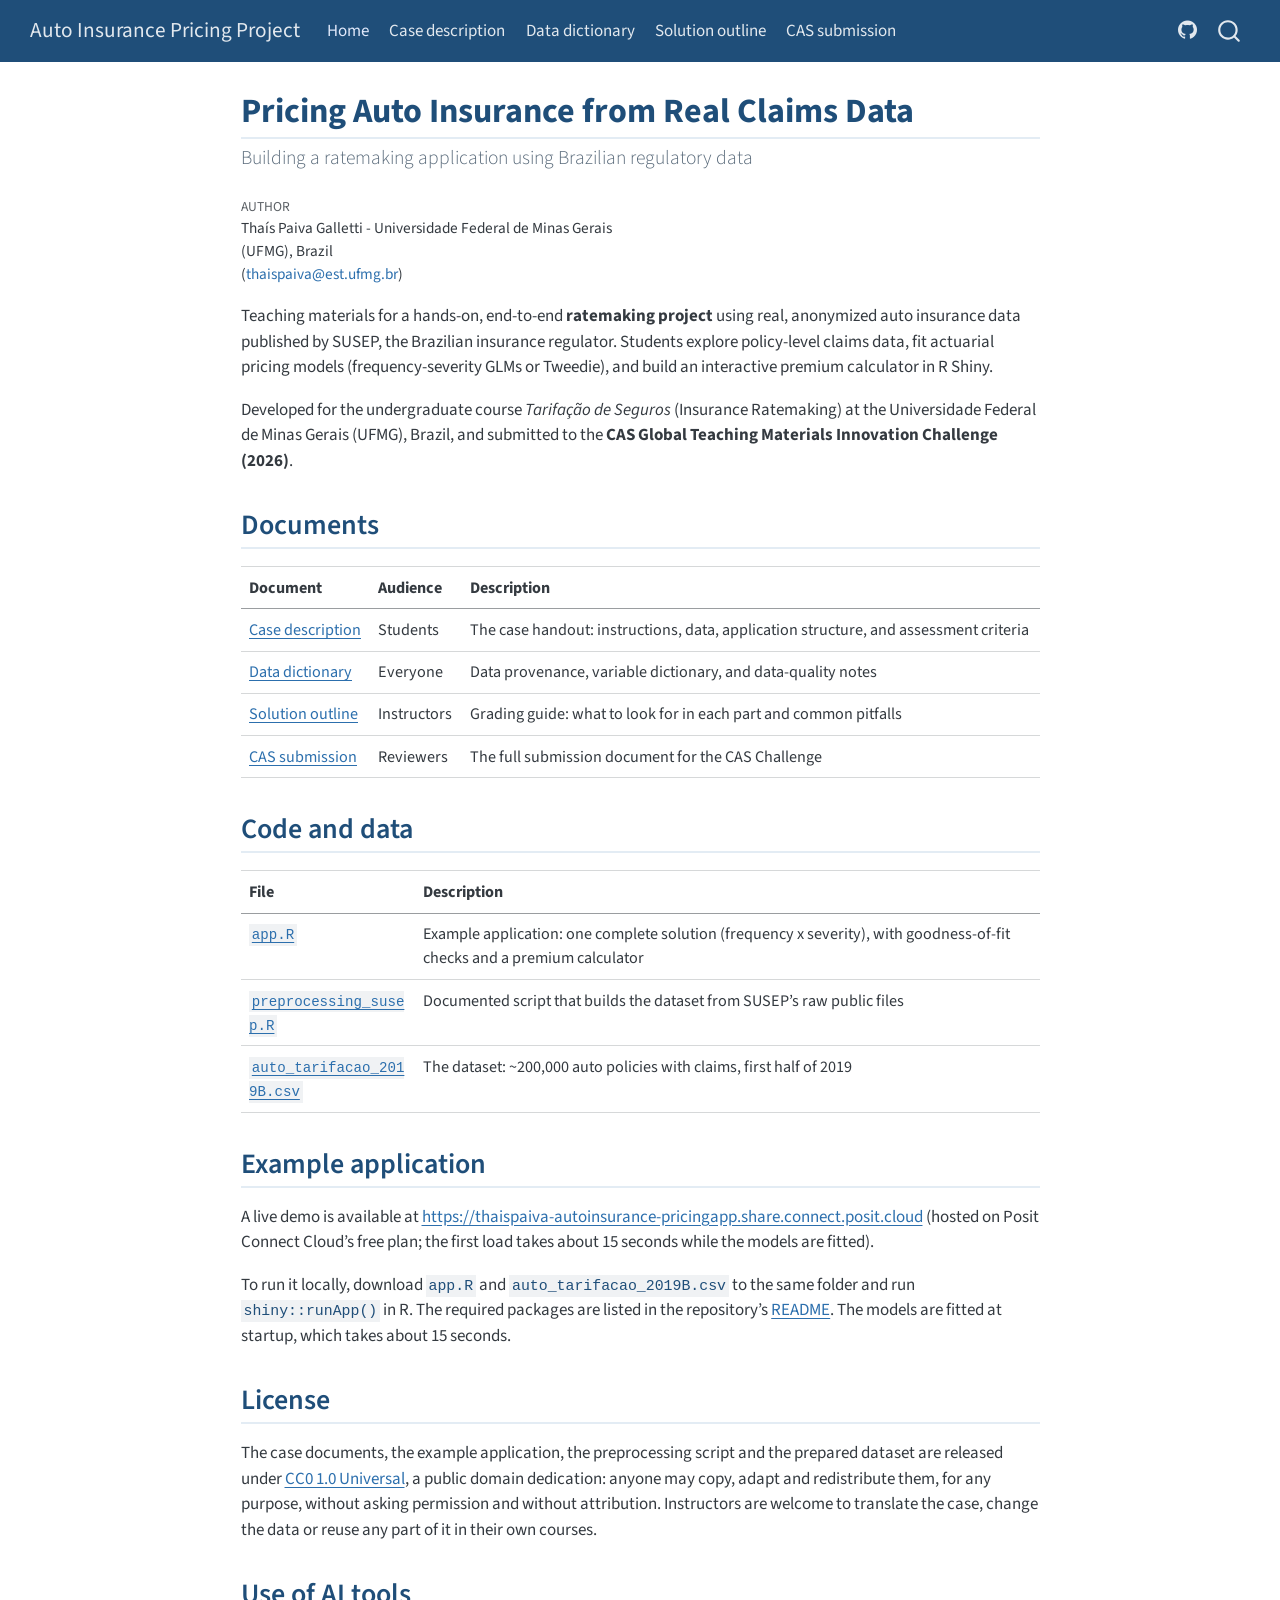
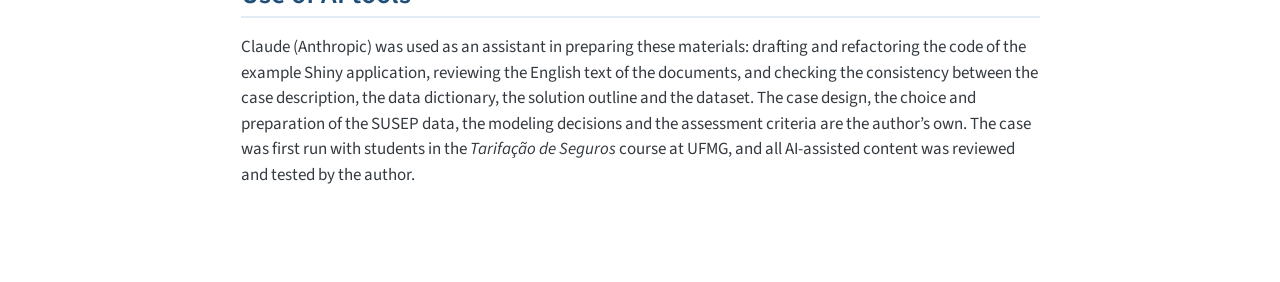
<file: docs/index.html>
<!DOCTYPE html>
<html xmlns="http://www.w3.org/1999/xhtml" lang="en" xml:lang="en"><head>

<meta charset="utf-8">
<meta name="generator" content="quarto-1.10.18">

<meta name="viewport" content="width=device-width, initial-scale=1.0, user-scalable=yes">

<meta name="author" content="Thaís Paiva Galletti - Universidade Federal de Minas Gerais (UFMG), Brazil (thaispaiva@est.ufmg.br)">

<title>Pricing Auto Insurance from Real Claims Data – Auto Insurance Pricing Project</title>
<style>
/* Default styles provided by pandoc.
** See https://pandoc.org/MANUAL.html#variables-for-html for config info.
*/
span.smallcaps{font-variant: small-caps;}
div.columns{display: flex; gap: 1.5em;}
div.column{flex: auto;}
@media screen {
div.columns{gap: min(4vw, 1.5em);}
div.column{overflow-x: auto;}
}
div.hanging-indent{margin-left: 1.5em; text-indent: -1.5em;}
ul.task-list{list-style: none;}
ul.task-list li input[type="checkbox"] {
  width: 0.8em;
  margin: 0 0.8em 0.2em -1em; /* quarto-specific, see https://github.com/quarto-dev/quarto-cli/issues/4556 */ 
  vertical-align: middle;
}
</style>


<script src="site_libs/quarto-nav/quarto-nav.js"></script>
<script src="site_libs/quarto-nav/headroom.min.js"></script>
<script src="site_libs/clipboard/clipboard.min.js"></script>
<script src="site_libs/quarto-search/autocomplete.umd.js"></script>
<script src="site_libs/quarto-search/fuse.min.js"></script>
<script src="site_libs/quarto-search/quarto-search.js"></script>
<meta name="quarto:offset" content="./">
<script src="site_libs/quarto-html/quarto.js" type="module"></script>
<script src="site_libs/quarto-html/tabsets/tabsets.js" type="module"></script>
<script src="site_libs/quarto-html/popper.min.js"></script>
<script src="site_libs/quarto-html/tippy.umd.min.js"></script>
<script src="site_libs/quarto-html/anchor.min.js"></script>
<link href="site_libs/quarto-html/tippy.css" rel="stylesheet">
<link href="site_libs/quarto-html/quarto-syntax-highlighting-64a204ab8560d761af7679ceaba22944.css" rel="stylesheet" id="quarto-text-highlighting-styles">
<script src="site_libs/bootstrap/bootstrap.min.js"></script>
<link href="site_libs/bootstrap/bootstrap-icons.css" rel="stylesheet">
<link href="site_libs/bootstrap/bootstrap-71d2595b4cbf494402156ee5bba08af6.min.css" rel="stylesheet" append-hash="true" id="quarto-bootstrap" data-mode="light">
<script id="quarto-search-options" type="application/json">{
  "location": "navbar",
  "copy-button": false,
  "collapse-after": 3,
  "panel-placement": "end",
  "type": "overlay",
  "limit": 50,
  "keyboard-shortcut": [
    "f",
    "/",
    "s"
  ],
  "show-item-context": false,
  "language": {
    "search-no-results-text": "No results",
    "search-matching-documents-text": "matching documents",
    "search-copy-link-title": "Copy link to search",
    "search-hide-matches-text": "Hide additional matches",
    "search-more-match-text": "more match in this document",
    "search-more-matches-text": "more matches in this document",
    "search-clear-button-title": "Clear",
    "search-text-placeholder": "",
    "search-detached-cancel-button-title": "Cancel",
    "search-submit-button-title": "Submit",
    "search-label": "Search"
  }
}</script>


<link rel="stylesheet" href="styles.css">
</head>

<body class="nav-fixed fullcontent quarto-light">

<div id="quarto-search-results"></div>
  <header id="quarto-header" class="headroom fixed-top">
    <nav class="navbar navbar-expand-lg " data-bs-theme="dark">
      <div class="navbar-container container-fluid">
      <div class="navbar-brand-container mx-auto">
    <a class="navbar-brand" href="./index.html">
    <span class="navbar-title">Auto Insurance Pricing Project</span>
    </a>
  </div>
            <div id="quarto-search" class="" title="Search"></div>
          <button class="navbar-toggler" type="button" data-bs-toggle="collapse" data-bs-target="#navbarCollapse" aria-controls="navbarCollapse" role="menu" aria-expanded="false" aria-label="Toggle navigation" onclick="if (window.quartoToggleHeadroom) { window.quartoToggleHeadroom(); }">
  <span class="navbar-toggler-icon"></span>
</button>
          <div class="collapse navbar-collapse" id="navbarCollapse">
            <ul class="navbar-nav navbar-nav-scroll me-auto">
  <li class="nav-item">
    <a class="nav-link active" href="./index.html" aria-current="page"> 
<span class="menu-text">Home</span></a>
  </li>  
  <li class="nav-item">
    <a class="nav-link" href="./case_description.html"> 
<span class="menu-text">Case description</span></a>
  </li>  
  <li class="nav-item">
    <a class="nav-link" href="./data_dictionary.html"> 
<span class="menu-text">Data dictionary</span></a>
  </li>  
  <li class="nav-item">
    <a class="nav-link" href="./solution_outline.html"> 
<span class="menu-text">Solution outline</span></a>
  </li>  
  <li class="nav-item">
    <a class="nav-link" href="./CAS_submission.html"> 
<span class="menu-text">CAS submission</span></a>
  </li>  
</ul>
            <ul class="navbar-nav navbar-nav-scroll ms-auto">
  <li class="nav-item compact">
    <a class="nav-link" href="https://github.com/thaispaiva/AutoInsurance_PricingApp"> <i class="bi bi-github" role="img" aria-label="GitHub repository">
</i> 
<span class="menu-text"></span></a>
  </li>  
</ul>
          </div> <!-- /navcollapse -->
            <div class="quarto-navbar-tools">
</div>
      </div> <!-- /container-fluid -->
    </nav>
</header>
<!-- content -->
<div id="quarto-content" class="quarto-container page-columns page-rows-contents page-layout-article page-navbar">
<!-- sidebar -->
<!-- margin-sidebar -->
    
<!-- main -->
<main class="content" id="quarto-document-content">

<header id="title-block-header" class="quarto-title-block default">
<div class="quarto-title">
<h1 class="title">Pricing Auto Insurance from Real Claims Data</h1>
<p class="subtitle lead">Building a ratemaking application using Brazilian regulatory data</p>
</div>



<div class="quarto-title-meta">

    <div>
    <div class="quarto-title-meta-heading">Author</div>
    <div class="quarto-title-meta-contents">
             <p>Thaís Paiva Galletti - Universidade Federal de Minas Gerais (UFMG), Brazil<br>(<a href="mailto:thaispaiva@est.ufmg.br">thaispaiva@est.ufmg.br</a>) </p>
          </div>
  </div>
    
  
    
  </div>
  


</header>


<p>Teaching materials for a hands-on, end-to-end <strong>ratemaking project</strong> using real, anonymized auto insurance data published by SUSEP, the Brazilian insurance regulator. Students explore policy-level claims data, fit actuarial pricing models (frequency-severity GLMs or Tweedie), and build an interactive premium calculator in R Shiny.</p>
<p>Developed for the undergraduate course <em>Tarifação de Seguros</em> (Insurance Ratemaking) at the Universidade Federal de Minas Gerais (UFMG), Brazil, and submitted to the <strong>CAS Global Teaching Materials Innovation Challenge (2026)</strong>.</p>
<section id="documents" class="level2">
<h2 class="anchored" data-anchor-id="documents">Documents</h2>
<table class="caption-top table">
<thead>
<tr class="header">
<th>Document</th>
<th>Audience</th>
<th>Description</th>
</tr>
</thead>
<tbody>
<tr class="odd">
<td><a href="./case_description.html">Case description</a></td>
<td>Students</td>
<td>The case handout: instructions, data, application structure, and assessment criteria</td>
</tr>
<tr class="even">
<td><a href="./data_dictionary.html">Data dictionary</a></td>
<td>Everyone</td>
<td>Data provenance, variable dictionary, and data-quality notes</td>
</tr>
<tr class="odd">
<td><a href="./solution_outline.html">Solution outline</a></td>
<td>Instructors</td>
<td>Grading guide: what to look for in each part and common pitfalls</td>
</tr>
<tr class="even">
<td><a href="./CAS_submission.html">CAS submission</a></td>
<td>Reviewers</td>
<td>The full submission document for the CAS Challenge</td>
</tr>
</tbody>
</table>
</section>
<section id="code-and-data" class="level2">
<h2 class="anchored" data-anchor-id="code-and-data">Code and data</h2>
<table class="caption-top table">
<thead>
<tr class="header">
<th>File</th>
<th>Description</th>
</tr>
</thead>
<tbody>
<tr class="odd">
<td><a href="https://github.com/thaispaiva/AutoInsurance_PricingApp/blob/main/app.R"><code>app.R</code></a></td>
<td>Example application: one complete solution (frequency x severity), with goodness-of-fit checks and a premium calculator</td>
</tr>
<tr class="even">
<td><a href="https://github.com/thaispaiva/AutoInsurance_PricingApp/blob/main/preprocessing_susep.R"><code>preprocessing_susep.R</code></a></td>
<td>Documented script that builds the dataset from SUSEP’s raw public files</td>
</tr>
<tr class="odd">
<td><a href="https://github.com/thaispaiva/AutoInsurance_PricingApp/blob/main/auto_tarifacao_2019B.csv"><code>auto_tarifacao_2019B.csv</code></a></td>
<td>The dataset: ~200,000 auto policies with claims, first half of 2019</td>
</tr>
</tbody>
</table>
</section>
<section id="example-application" class="level2">
<h2 class="anchored" data-anchor-id="example-application">Example application</h2>
<p>A live demo is available at <strong><a href="https://thaispaiva-autoinsurance-pricingapp.share.connect.posit.cloud" class="uri">https://thaispaiva-autoinsurance-pricingapp.share.connect.posit.cloud</a></strong> (hosted on Posit Connect Cloud’s free plan; the first load takes about 15 seconds while the models are fitted).</p>
<p>To run it locally, download <code>app.R</code> and <code>auto_tarifacao_2019B.csv</code> to the same folder and run <code>shiny::runApp()</code> in R. The required packages are listed in the repository’s <a href="https://github.com/thaispaiva/AutoInsurance_PricingApp#requirements">README</a>. The models are fitted at startup, which takes about 15 seconds.</p>
</section>
<section id="license" class="level2">
<h2 class="anchored" data-anchor-id="license">License</h2>
<p>The case documents, the example application, the preprocessing script and the prepared dataset are released under <a href="https://creativecommons.org/publicdomain/zero/1.0/">CC0 1.0 Universal</a>, a public domain dedication: anyone may copy, adapt and redistribute them, for any purpose, without asking permission and without attribution. Instructors are welcome to translate the case, change the data or reuse any part of it in their own courses.</p>
</section>
<section id="use-of-ai-tools" class="level2">
<h2 class="anchored" data-anchor-id="use-of-ai-tools">Use of AI tools</h2>
<p>Claude (Anthropic) was used as an assistant in preparing these materials: drafting and refactoring the code of the example Shiny application, reviewing the English text of the documents, and checking the consistency between the case description, the data dictionary, the solution outline and the dataset. The case design, the choice and preparation of the SUSEP data, the modeling decisions and the assessment criteria are the author’s own. The case was first run with students in the <em>Tarifação de Seguros</em> course at UFMG, and all AI-assisted content was reviewed and tested by the author.</p>


</section>

</main> <!-- /main -->
<script id="quarto-html-after-body" type="application/javascript">
  window.document.addEventListener("DOMContentLoaded", function (event) {
    const icon = "";
    const anchorJS = new window.AnchorJS();
    anchorJS.options = {
      placement: 'right',
      icon: icon
    };
    anchorJS.add('.anchored');
    const isCodeAnnotation = (el) => {
      for (const clz of el.classList) {
        if (clz.startsWith('code-annotation-')) {                     
          return true;
        }
      }
      return false;
    }
    const onCopySuccess = function(e) {
      // button target
      const button = e.trigger;
      // don't keep focus
      button.blur();
      // flash "checked"
      button.classList.add('code-copy-button-checked');
      var currentTitle = button.getAttribute("title");
      button.setAttribute("title", "Copied!");
      let tooltip;
      if (window.bootstrap) {
        button.setAttribute("data-bs-toggle", "tooltip");
        button.setAttribute("data-bs-placement", "left");
        button.setAttribute("data-bs-title", "Copied!");
        tooltip = new bootstrap.Tooltip(button, 
          { trigger: "manual", 
            customClass: "code-copy-button-tooltip",
            offset: [0, -8]});
        tooltip.show();    
      }
      setTimeout(function() {
        if (tooltip) {
          tooltip.hide();
          button.removeAttribute("data-bs-title");
          button.removeAttribute("data-bs-toggle");
          button.removeAttribute("data-bs-placement");
        }
        button.setAttribute("title", currentTitle);
        button.classList.remove('code-copy-button-checked');
      }, 1000);
      // clear code selection
      e.clearSelection();
    }
    const getTextToCopy = function(trigger) {
      const outerScaffold = trigger.parentElement.cloneNode(true);
      const codeEl = outerScaffold.querySelector('code');
      for (const childEl of codeEl.children) {
        if (isCodeAnnotation(childEl)) {
          childEl.remove();
        }
      }
      return codeEl.innerText;
    }
    const clipboard = new window.ClipboardJS('.code-copy-button:not([data-in-quarto-modal])', {
      text: getTextToCopy
    });
    clipboard.on('success', onCopySuccess);
    if (window.document.getElementById('quarto-embedded-source-code-modal')) {
      const clipboardModal = new window.ClipboardJS('.code-copy-button[data-in-quarto-modal]', {
        text: getTextToCopy,
        container: window.document.getElementById('quarto-embedded-source-code-modal')
      });
      clipboardModal.on('success', onCopySuccess);
    }
      var localhostRegex = new RegExp(/^(?:http|https):\/\/localhost\:?[0-9]*\//);
      var mailtoRegex = new RegExp(/^mailto:/);
        var filterRegex = new RegExp('/' + window.location.host + '/');
      var isInternal = (href) => {
          return filterRegex.test(href) || localhostRegex.test(href) || mailtoRegex.test(href);
      }
      // Inspect non-navigation links and adorn them if external
     var links = window.document.querySelectorAll('a[href]:not(.nav-link):not(.navbar-brand):not(.toc-action):not(.sidebar-link):not(.sidebar-item-toggle):not(.pagination-link):not(.no-external):not([aria-hidden]):not(.dropdown-item):not(.quarto-navigation-tool):not(.about-link)');
      for (var i=0; i<links.length; i++) {
        const link = links[i];
        if (!isInternal(link.href)) {
          // undo the damage that might have been done by quarto-nav.js in the case of
          // links that we want to consider external
          if (link.dataset.originalHref !== undefined) {
            link.href = link.dataset.originalHref;
          }
            // target, if specified
            link.setAttribute("target", "_blank");
            if (link.getAttribute("rel") === null) {
              link.setAttribute("rel", "noopener");
            }
        }
      }
    function tippyHover(el, contentFn, onTriggerFn, onUntriggerFn) {
      const config = {
        allowHTML: true,
        maxWidth: 500,
        delay: 100,
        arrow: false,
        appendTo: function(el) {
            return el.parentElement;
        },
        interactive: true,
        interactiveBorder: 10,
        theme: 'quarto',
        placement: 'bottom-start',
      };
      if (contentFn) {
        config.content = contentFn;
      }
      if (onTriggerFn) {
        config.onTrigger = onTriggerFn;
      }
      if (onUntriggerFn) {
        config.onUntrigger = onUntriggerFn;
      }
      window.tippy(el, config); 
    }
    const noterefs = window.document.querySelectorAll('a[role="doc-noteref"]');
    for (var i=0; i<noterefs.length; i++) {
      const ref = noterefs[i];
      tippyHover(ref, function() {
        // use id or data attribute instead here
        let href = ref.getAttribute('data-footnote-href') || ref.getAttribute('href');
        try { href = new URL(href).hash; } catch {}
        const id = href.replace(/^#\/?/, "");
        const note = window.document.getElementById(id);
        if (note) {
          return note.innerHTML;
        } else {
          return "";
        }
      });
    }
    const xrefs = window.document.querySelectorAll('a.quarto-xref');
    const processXRef = (id, note) => {
      // Strip column container classes
      const stripColumnClz = (el) => {
        el.classList.remove("page-full", "page-columns");
        if (el.children) {
          for (const child of el.children) {
            stripColumnClz(child);
          }
        }
      }
      stripColumnClz(note)
      if (id === null || id.startsWith('sec-')) {
        // Special case sections, only their first couple elements
        const container = document.createElement("div");
        if (note.children && note.children.length > 2) {
          container.appendChild(note.children[0].cloneNode(true));
          for (let i = 1; i < note.children.length; i++) {
            const child = note.children[i];
            if (child.tagName === "P" && child.innerText === "") {
              continue;
            } else {
              container.appendChild(child.cloneNode(true));
              break;
            }
          }
          if (window.Quarto?.typesetMath) {
            window.Quarto.typesetMath(container);
          }
          return container.innerHTML
        } else {
          if (window.Quarto?.typesetMath) {
            window.Quarto.typesetMath(note);
          }
          return note.innerHTML;
        }
      } else {
        // Remove any anchor links if they are present
        const anchorLink = note.querySelector('a.anchorjs-link');
        if (anchorLink) {
          anchorLink.remove();
        }
        if (window.Quarto?.typesetMath) {
          window.Quarto.typesetMath(note);
        }
        if (note.classList.contains("callout")) {
          return note.outerHTML;
        } else {
          return note.innerHTML;
        }
      }
    }
    for (var i=0; i<xrefs.length; i++) {
      const xref = xrefs[i];
      tippyHover(xref, undefined, function(instance) {
        instance.disable();
        let url = xref.getAttribute('href');
        let hash = undefined; 
        if (url.startsWith('#')) {
          hash = url;
        } else {
          try { hash = new URL(url).hash; } catch {}
        }
        if (hash) {
          const id = hash.replace(/^#\/?/, "");
          const note = window.document.getElementById(id);
          if (note !== null) {
            try {
              const html = processXRef(id, note.cloneNode(true));
              instance.setContent(html);
            } finally {
              instance.enable();
              instance.show();
            }
          } else {
            // See if we can fetch this
            fetch(url.split('#')[0])
            .then(res => res.text())
            .then(html => {
              const parser = new DOMParser();
              const htmlDoc = parser.parseFromString(html, "text/html");
              const note = htmlDoc.getElementById(id);
              if (note !== null) {
                const html = processXRef(id, note);
                instance.setContent(html);
              } 
            }).finally(() => {
              instance.enable();
              instance.show();
            });
          }
        } else {
          // See if we can fetch a full url (with no hash to target)
          // This is a special case and we should probably do some content thinning / targeting
          fetch(url)
          .then(res => res.text())
          .then(html => {
            const parser = new DOMParser();
            const htmlDoc = parser.parseFromString(html, "text/html");
            const note = htmlDoc.querySelector('main.content');
            if (note !== null) {
              // This should only happen for chapter cross references
              // (since there is no id in the URL)
              // remove the first header
              if (note.children.length > 0 && note.children[0].tagName === "HEADER") {
                note.children[0].remove();
              }
              const html = processXRef(null, note);
              instance.setContent(html);
            } 
          }).finally(() => {
            instance.enable();
            instance.show();
          });
        }
      }, function(instance) {
      });
    }
        let selectedAnnoteEl;
        const selectorForAnnotation = ( cell, annotation) => {
          let cellAttr = 'data-code-cell="' + cell + '"';
          let lineAttr = 'data-code-annotation="' +  annotation + '"';
          const selector = 'span[' + cellAttr + '][' + lineAttr + ']';
          return selector;
        }
        const selectCodeLines = (annoteEl) => {
          const doc = window.document;
          const targetCell = annoteEl.getAttribute("data-target-cell");
          const targetAnnotation = annoteEl.getAttribute("data-target-annotation");
          const annoteSpan = window.document.querySelector(selectorForAnnotation(targetCell, targetAnnotation));
          const lines = annoteSpan.getAttribute("data-code-lines").split(",");
          const lineIds = lines.map((line) => {
            return targetCell + "-" + line;
          })
          let top = null;
          let height = null;
          let parent = null;
          if (lineIds.length > 0) {
              //compute the position of the single el (top and bottom and make a div)
              const el = window.document.getElementById(lineIds[0]);
              top = el.offsetTop;
              height = el.offsetHeight;
              parent = el.parentElement.parentElement;
            if (lineIds.length > 1) {
              const lastEl = window.document.getElementById(lineIds[lineIds.length - 1]);
              const bottom = lastEl.offsetTop + lastEl.offsetHeight;
              height = bottom - top;
            }
            if (top !== null && height !== null && parent !== null) {
              // cook up a div (if necessary) and position it 
              let div = window.document.getElementById("code-annotation-line-highlight");
              if (div === null) {
                div = window.document.createElement("div");
                div.setAttribute("id", "code-annotation-line-highlight");
                div.style.position = 'absolute';
                parent.appendChild(div);
              }
              div.style.top = top - 2 + "px";
              div.style.height = height + 4 + "px";
              div.style.left = 0;
              let gutterDiv = window.document.getElementById("code-annotation-line-highlight-gutter");
              if (gutterDiv === null) {
                gutterDiv = window.document.createElement("div");
                gutterDiv.setAttribute("id", "code-annotation-line-highlight-gutter");
                gutterDiv.style.position = 'absolute';
                const codeCell = window.document.getElementById(targetCell);
                const gutter = codeCell.querySelector('.code-annotation-gutter');
                gutter.appendChild(gutterDiv);
              }
              gutterDiv.style.top = top - 2 + "px";
              gutterDiv.style.height = height + 4 + "px";
            }
            selectedAnnoteEl = annoteEl;
          }
        };
        const unselectCodeLines = () => {
          const elementsIds = ["code-annotation-line-highlight", "code-annotation-line-highlight-gutter"];
          elementsIds.forEach((elId) => {
            const div = window.document.getElementById(elId);
            if (div) {
              div.remove();
            }
          });
          selectedAnnoteEl = undefined;
        };
          // Handle positioning of the toggle
      window.addEventListener(
        "resize",
        throttle(() => {
          elRect = undefined;
          if (selectedAnnoteEl) {
            selectCodeLines(selectedAnnoteEl);
          }
        }, 10)
      );
      function throttle(fn, ms) {
      let throttle = false;
      let timer;
        return (...args) => {
          if(!throttle) { // first call gets through
              fn.apply(this, args);
              throttle = true;
          } else { // all the others get throttled
              if(timer) clearTimeout(timer); // cancel #2
              timer = setTimeout(() => {
                fn.apply(this, args);
                timer = throttle = false;
              }, ms);
          }
        };
      }
        // Attach click handler to the DT
        const annoteDls = window.document.querySelectorAll('dt[data-target-cell]');
        for (const annoteDlNode of annoteDls) {
          annoteDlNode.addEventListener('click', (event) => {
            const clickedEl = event.target;
            if (clickedEl !== selectedAnnoteEl) {
              unselectCodeLines();
              const activeEl = window.document.querySelector('dt[data-target-cell].code-annotation-active');
              if (activeEl) {
                activeEl.classList.remove('code-annotation-active');
              }
              selectCodeLines(clickedEl);
              clickedEl.classList.add('code-annotation-active');
            } else {
              // Unselect the line
              unselectCodeLines();
              clickedEl.classList.remove('code-annotation-active');
            }
          });
        }
    const findCites = (el) => {
      const parentEl = el.parentElement;
      if (parentEl) {
        const cites = parentEl.dataset.cites;
        if (cites) {
          return {
            el,
            cites: cites.split(' ')
          };
        } else {
          return findCites(el.parentElement)
        }
      } else {
        return undefined;
      }
    };
    var bibliorefs = window.document.querySelectorAll('a[role="doc-biblioref"]');
    for (var i=0; i<bibliorefs.length; i++) {
      const ref = bibliorefs[i];
      const citeInfo = findCites(ref);
      if (citeInfo) {
        tippyHover(citeInfo.el, function() {
          var popup = window.document.createElement('div');
          citeInfo.cites.forEach(function(cite) {
            var citeDiv = window.document.createElement('div');
            citeDiv.classList.add('hanging-indent');
            citeDiv.classList.add('csl-entry');
            var biblioDiv = window.document.getElementById('ref-' + cite);
            if (biblioDiv) {
              citeDiv.innerHTML = biblioDiv.innerHTML;
            }
            popup.appendChild(citeDiv);
          });
          return popup.innerHTML;
        });
      }
    }
  });
  </script>
</div> <!-- /content -->




</body></html>
</file>
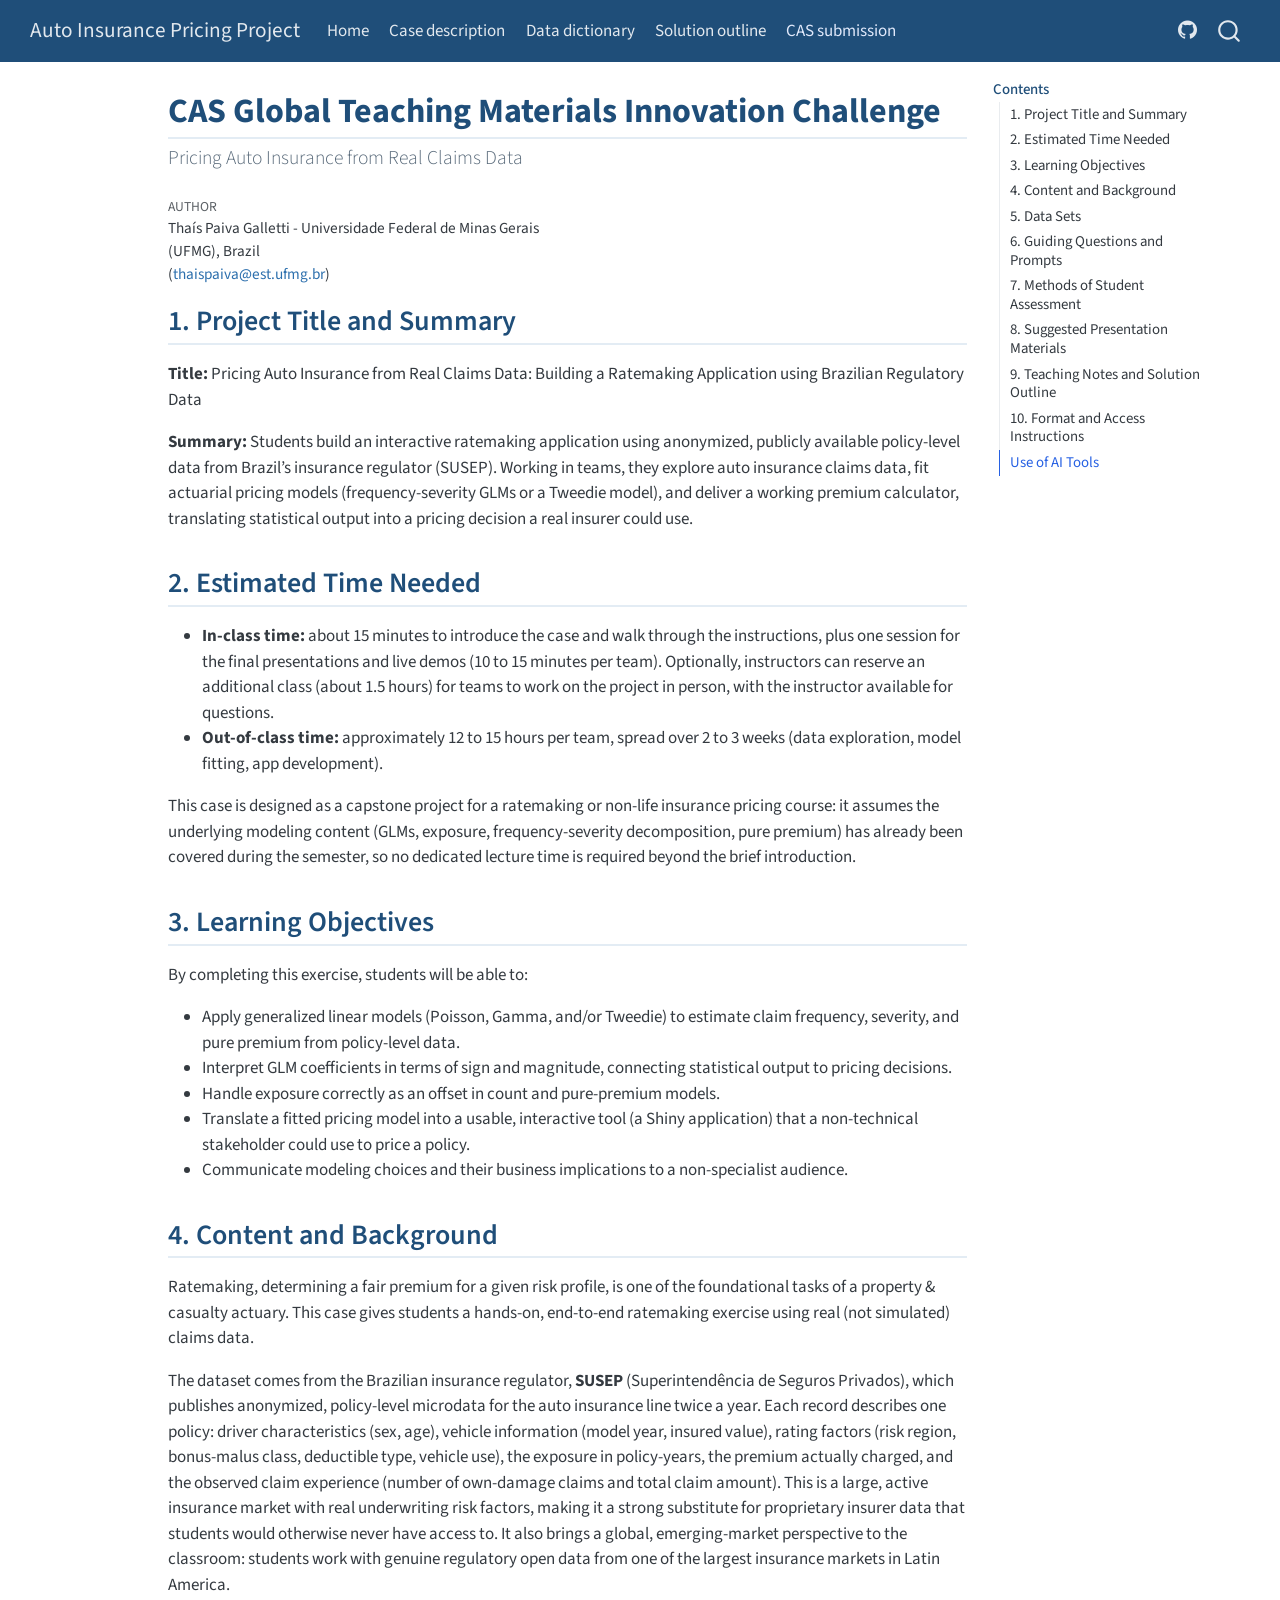
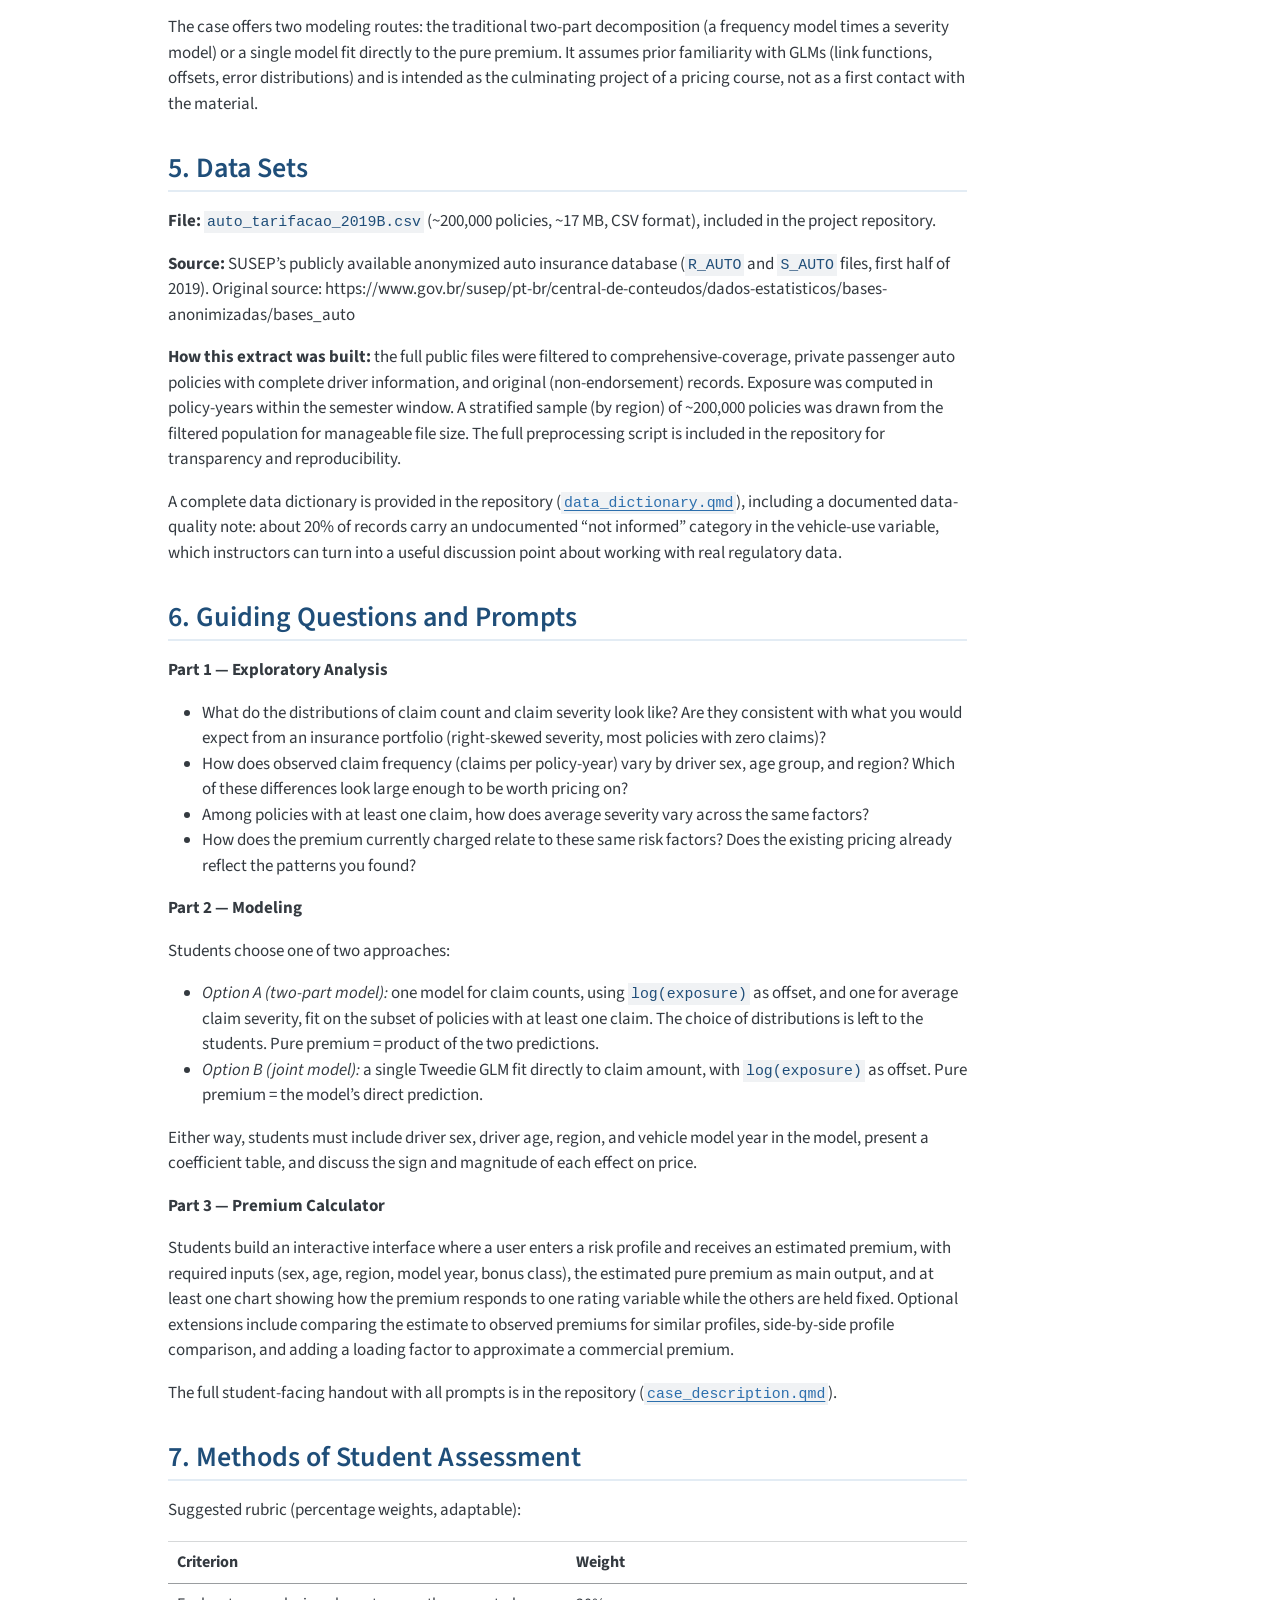
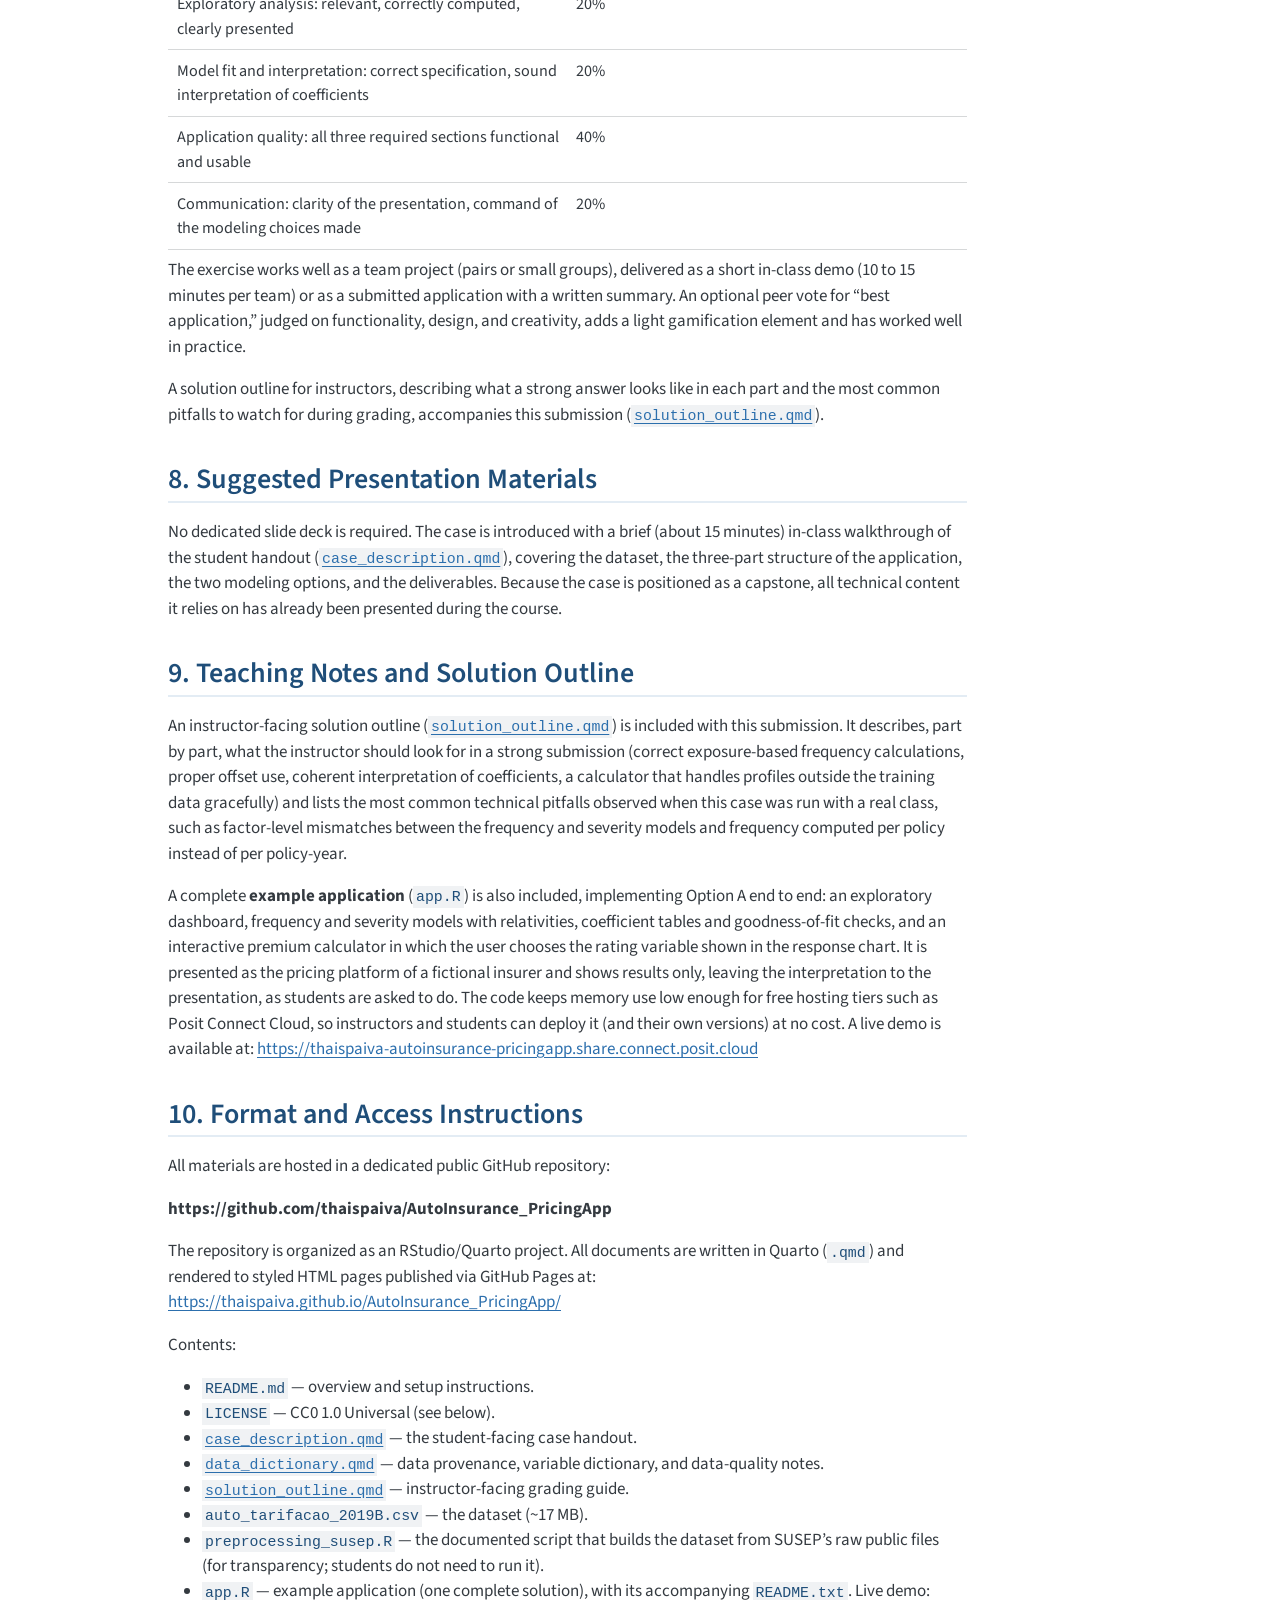
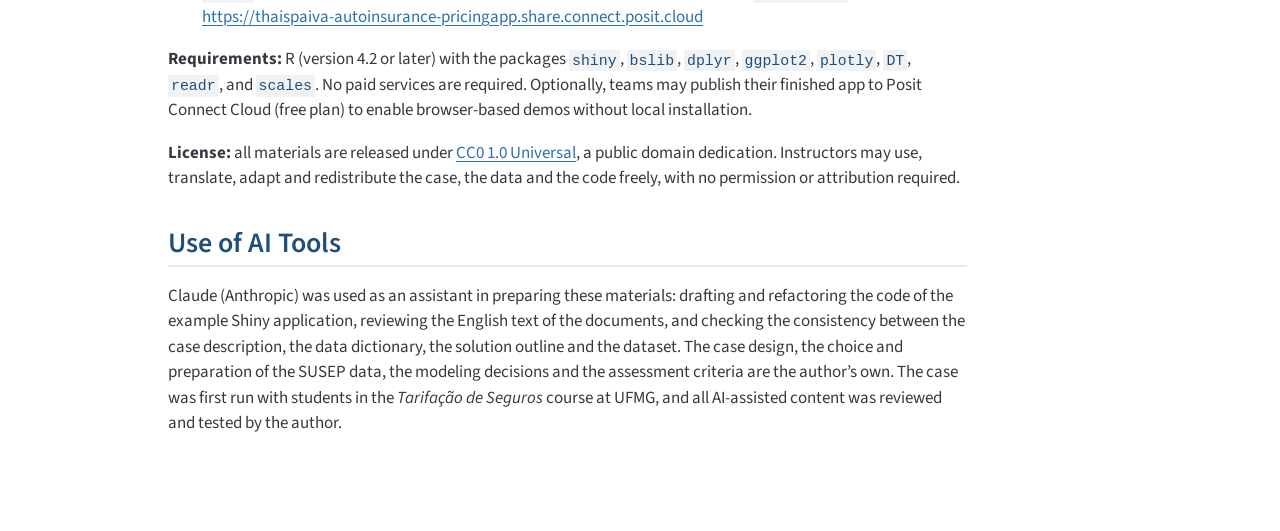
<file: docs/CAS_submission.html>
<!DOCTYPE html>
<html xmlns="http://www.w3.org/1999/xhtml" lang="en" xml:lang="en"><head>

<meta charset="utf-8">
<meta name="generator" content="quarto-1.10.18">

<meta name="viewport" content="width=device-width, initial-scale=1.0, user-scalable=yes">

<meta name="author" content="Thaís Paiva Galletti - Universidade Federal de Minas Gerais (UFMG), Brazil (thaispaiva@est.ufmg.br)">

<title>CAS Global Teaching Materials Innovation Challenge – Auto Insurance Pricing Project</title>
<style>
/* Default styles provided by pandoc.
** See https://pandoc.org/MANUAL.html#variables-for-html for config info.
*/
span.smallcaps{font-variant: small-caps;}
div.columns{display: flex; gap: 1.5em;}
div.column{flex: auto;}
@media screen {
div.columns{gap: min(4vw, 1.5em);}
div.column{overflow-x: auto;}
}
div.hanging-indent{margin-left: 1.5em; text-indent: -1.5em;}
ul.task-list{list-style: none;}
ul.task-list li input[type="checkbox"] {
  width: 0.8em;
  margin: 0 0.8em 0.2em -1em; /* quarto-specific, see https://github.com/quarto-dev/quarto-cli/issues/4556 */ 
  vertical-align: middle;
}
</style>


<script src="site_libs/quarto-nav/quarto-nav.js"></script>
<script src="site_libs/quarto-nav/headroom.min.js"></script>
<script src="site_libs/clipboard/clipboard.min.js"></script>
<script src="site_libs/quarto-search/autocomplete.umd.js"></script>
<script src="site_libs/quarto-search/fuse.min.js"></script>
<script src="site_libs/quarto-search/quarto-search.js"></script>
<meta name="quarto:offset" content="./">
<script src="site_libs/quarto-html/quarto.js" type="module"></script>
<script src="site_libs/quarto-html/tabsets/tabsets.js" type="module"></script>
<script src="site_libs/quarto-html/popper.min.js"></script>
<script src="site_libs/quarto-html/tippy.umd.min.js"></script>
<script src="site_libs/quarto-html/anchor.min.js"></script>
<link href="site_libs/quarto-html/tippy.css" rel="stylesheet">
<link href="site_libs/quarto-html/quarto-syntax-highlighting-64a204ab8560d761af7679ceaba22944.css" rel="stylesheet" id="quarto-text-highlighting-styles">
<script src="site_libs/bootstrap/bootstrap.min.js"></script>
<link href="site_libs/bootstrap/bootstrap-icons.css" rel="stylesheet">
<link href="site_libs/bootstrap/bootstrap-71d2595b4cbf494402156ee5bba08af6.min.css" rel="stylesheet" append-hash="true" id="quarto-bootstrap" data-mode="light">
<script id="quarto-search-options" type="application/json">{
  "location": "navbar",
  "copy-button": false,
  "collapse-after": 3,
  "panel-placement": "end",
  "type": "overlay",
  "limit": 50,
  "keyboard-shortcut": [
    "f",
    "/",
    "s"
  ],
  "show-item-context": false,
  "language": {
    "search-no-results-text": "No results",
    "search-matching-documents-text": "matching documents",
    "search-copy-link-title": "Copy link to search",
    "search-hide-matches-text": "Hide additional matches",
    "search-more-match-text": "more match in this document",
    "search-more-matches-text": "more matches in this document",
    "search-clear-button-title": "Clear",
    "search-text-placeholder": "",
    "search-detached-cancel-button-title": "Cancel",
    "search-submit-button-title": "Submit",
    "search-label": "Search"
  }
}</script>


<link rel="stylesheet" href="styles.css">
</head>

<body class="nav-fixed quarto-light">

<div id="quarto-search-results"></div>
  <header id="quarto-header" class="headroom fixed-top">
    <nav class="navbar navbar-expand-lg " data-bs-theme="dark">
      <div class="navbar-container container-fluid">
      <div class="navbar-brand-container mx-auto">
    <a class="navbar-brand" href="./index.html">
    <span class="navbar-title">Auto Insurance Pricing Project</span>
    </a>
  </div>
            <div id="quarto-search" class="" title="Search"></div>
          <button class="navbar-toggler" type="button" data-bs-toggle="collapse" data-bs-target="#navbarCollapse" aria-controls="navbarCollapse" role="menu" aria-expanded="false" aria-label="Toggle navigation" onclick="if (window.quartoToggleHeadroom) { window.quartoToggleHeadroom(); }">
  <span class="navbar-toggler-icon"></span>
</button>
          <div class="collapse navbar-collapse" id="navbarCollapse">
            <ul class="navbar-nav navbar-nav-scroll me-auto">
  <li class="nav-item">
    <a class="nav-link" href="./index.html"> 
<span class="menu-text">Home</span></a>
  </li>  
  <li class="nav-item">
    <a class="nav-link" href="./case_description.html"> 
<span class="menu-text">Case description</span></a>
  </li>  
  <li class="nav-item">
    <a class="nav-link" href="./data_dictionary.html"> 
<span class="menu-text">Data dictionary</span></a>
  </li>  
  <li class="nav-item">
    <a class="nav-link" href="./solution_outline.html"> 
<span class="menu-text">Solution outline</span></a>
  </li>  
  <li class="nav-item">
    <a class="nav-link active" href="./CAS_submission.html" aria-current="page"> 
<span class="menu-text">CAS submission</span></a>
  </li>  
</ul>
            <ul class="navbar-nav navbar-nav-scroll ms-auto">
  <li class="nav-item compact">
    <a class="nav-link" href="https://github.com/thaispaiva/AutoInsurance_PricingApp"> <i class="bi bi-github" role="img" aria-label="GitHub repository">
</i> 
<span class="menu-text"></span></a>
  </li>  
</ul>
          </div> <!-- /navcollapse -->
            <div class="quarto-navbar-tools">
</div>
      </div> <!-- /container-fluid -->
    </nav>
</header>
<!-- content -->
<div id="quarto-content" class="quarto-container page-columns page-rows-contents page-layout-article page-navbar">
<!-- sidebar -->
<!-- margin-sidebar -->
    <div id="quarto-margin-sidebar" class="sidebar margin-sidebar">
        <nav id="TOC" role="doc-toc" class="toc-active">
    <h2 id="toc-title">Contents</h2>
   
  <ul>
  <li><a href="#project-title-and-summary" id="toc-project-title-and-summary" class="nav-link active" data-scroll-target="#project-title-and-summary">1. Project Title and Summary</a></li>
  <li><a href="#estimated-time-needed" id="toc-estimated-time-needed" class="nav-link" data-scroll-target="#estimated-time-needed">2. Estimated Time Needed</a></li>
  <li><a href="#learning-objectives" id="toc-learning-objectives" class="nav-link" data-scroll-target="#learning-objectives">3. Learning Objectives</a></li>
  <li><a href="#content-and-background" id="toc-content-and-background" class="nav-link" data-scroll-target="#content-and-background">4. Content and Background</a></li>
  <li><a href="#data-sets" id="toc-data-sets" class="nav-link" data-scroll-target="#data-sets">5. Data Sets</a></li>
  <li><a href="#guiding-questions-and-prompts" id="toc-guiding-questions-and-prompts" class="nav-link" data-scroll-target="#guiding-questions-and-prompts">6. Guiding Questions and Prompts</a></li>
  <li><a href="#methods-of-student-assessment" id="toc-methods-of-student-assessment" class="nav-link" data-scroll-target="#methods-of-student-assessment">7. Methods of Student Assessment</a></li>
  <li><a href="#suggested-presentation-materials" id="toc-suggested-presentation-materials" class="nav-link" data-scroll-target="#suggested-presentation-materials">8. Suggested Presentation Materials</a></li>
  <li><a href="#teaching-notes-and-solution-outline" id="toc-teaching-notes-and-solution-outline" class="nav-link" data-scroll-target="#teaching-notes-and-solution-outline">9. Teaching Notes and Solution Outline</a></li>
  <li><a href="#format-and-access-instructions" id="toc-format-and-access-instructions" class="nav-link" data-scroll-target="#format-and-access-instructions">10. Format and Access Instructions</a></li>
  <li><a href="#use-of-ai-tools" id="toc-use-of-ai-tools" class="nav-link" data-scroll-target="#use-of-ai-tools">Use of AI Tools</a></li>
  </ul>
</nav>
    </div>
<!-- main -->
<main class="content" id="quarto-document-content">

<header id="title-block-header" class="quarto-title-block default">
<div class="quarto-title">
<h1 class="title">CAS Global Teaching Materials Innovation Challenge</h1>
<p class="subtitle lead">Pricing Auto Insurance from Real Claims Data</p>
</div>



<div class="quarto-title-meta">

    <div>
    <div class="quarto-title-meta-heading">Author</div>
    <div class="quarto-title-meta-contents">
             <p>Thaís Paiva Galletti - Universidade Federal de Minas Gerais (UFMG), Brazil<br>(<a href="mailto:thaispaiva@est.ufmg.br">thaispaiva@est.ufmg.br</a>) </p>
          </div>
  </div>
    
  
    
  </div>
  


</header>


<section id="project-title-and-summary" class="level2">
<h2 class="anchored" data-anchor-id="project-title-and-summary">1. Project Title and Summary</h2>
<p><strong>Title:</strong> Pricing Auto Insurance from Real Claims Data: Building a Ratemaking Application using Brazilian Regulatory Data</p>
<p><strong>Summary:</strong> Students build an interactive ratemaking application using anonymized, publicly available policy-level data from Brazil’s insurance regulator (SUSEP). Working in teams, they explore auto insurance claims data, fit actuarial pricing models (frequency-severity GLMs or a Tweedie model), and deliver a working premium calculator, translating statistical output into a pricing decision a real insurer could use.</p>
</section>
<section id="estimated-time-needed" class="level2">
<h2 class="anchored" data-anchor-id="estimated-time-needed">2. Estimated Time Needed</h2>
<ul>
<li><strong>In-class time:</strong> about 15 minutes to introduce the case and walk through the instructions, plus one session for the final presentations and live demos (10 to 15 minutes per team). Optionally, instructors can reserve an additional class (about 1.5 hours) for teams to work on the project in person, with the instructor available for questions.</li>
<li><strong>Out-of-class time:</strong> approximately 12 to 15 hours per team, spread over 2 to 3 weeks (data exploration, model fitting, app development).</li>
</ul>
<p>This case is designed as a capstone project for a ratemaking or non-life insurance pricing course: it assumes the underlying modeling content (GLMs, exposure, frequency-severity decomposition, pure premium) has already been covered during the semester, so no dedicated lecture time is required beyond the brief introduction.</p>
</section>
<section id="learning-objectives" class="level2">
<h2 class="anchored" data-anchor-id="learning-objectives">3. Learning Objectives</h2>
<p>By completing this exercise, students will be able to:</p>
<ul>
<li>Apply generalized linear models (Poisson, Gamma, and/or Tweedie) to estimate claim frequency, severity, and pure premium from policy-level data.</li>
<li>Interpret GLM coefficients in terms of sign and magnitude, connecting statistical output to pricing decisions.</li>
<li>Handle exposure correctly as an offset in count and pure-premium models.</li>
<li>Translate a fitted pricing model into a usable, interactive tool (a Shiny application) that a non-technical stakeholder could use to price a policy.</li>
<li>Communicate modeling choices and their business implications to a non-specialist audience.</li>
</ul>
</section>
<section id="content-and-background" class="level2">
<h2 class="anchored" data-anchor-id="content-and-background">4. Content and Background</h2>
<p>Ratemaking, determining a fair premium for a given risk profile, is one of the foundational tasks of a property &amp; casualty actuary. This case gives students a hands-on, end-to-end ratemaking exercise using real (not simulated) claims data.</p>
<p>The dataset comes from the Brazilian insurance regulator, <strong>SUSEP</strong> (Superintendência de Seguros Privados), which publishes anonymized, policy-level microdata for the auto insurance line twice a year. Each record describes one policy: driver characteristics (sex, age), vehicle information (model year, insured value), rating factors (risk region, bonus-malus class, deductible type, vehicle use), the exposure in policy-years, the premium actually charged, and the observed claim experience (number of own-damage claims and total claim amount). This is a large, active insurance market with real underwriting risk factors, making it a strong substitute for proprietary insurer data that students would otherwise never have access to. It also brings a global, emerging-market perspective to the classroom: students work with genuine regulatory open data from one of the largest insurance markets in Latin America.</p>
<p>The case offers two modeling routes: the traditional two-part decomposition (a frequency model times a severity model) or a single model fit directly to the pure premium. It assumes prior familiarity with GLMs (link functions, offsets, error distributions) and is intended as the culminating project of a pricing course, not as a first contact with the material.</p>
</section>
<section id="data-sets" class="level2">
<h2 class="anchored" data-anchor-id="data-sets">5. Data Sets</h2>
<p><strong>File:</strong> <code>auto_tarifacao_2019B.csv</code> (~200,000 policies, ~17 MB, CSV format), included in the project repository.</p>
<p><strong>Source:</strong> SUSEP’s publicly available anonymized auto insurance database (<code>R_AUTO</code> and <code>S_AUTO</code> files, first half of 2019). Original source: https://www.gov.br/susep/pt-br/central-de-conteudos/dados-estatisticos/bases-anonimizadas/bases_auto</p>
<p><strong>How this extract was built:</strong> the full public files were filtered to comprehensive-coverage, private passenger auto policies with complete driver information, and original (non-endorsement) records. Exposure was computed in policy-years within the semester window. A stratified sample (by region) of ~200,000 policies was drawn from the filtered population for manageable file size. The full preprocessing script is included in the repository for transparency and reproducibility.</p>
<p>A complete data dictionary is provided in the repository (<a href="./data_dictionary.html"><code>data_dictionary.qmd</code></a>), including a documented data-quality note: about 20% of records carry an undocumented “not informed” category in the vehicle-use variable, which instructors can turn into a useful discussion point about working with real regulatory data.</p>
</section>
<section id="guiding-questions-and-prompts" class="level2">
<h2 class="anchored" data-anchor-id="guiding-questions-and-prompts">6. Guiding Questions and Prompts</h2>
<p><strong>Part 1 — Exploratory Analysis</strong></p>
<ul>
<li>What do the distributions of claim count and claim severity look like? Are they consistent with what you would expect from an insurance portfolio (right-skewed severity, most policies with zero claims)?</li>
<li>How does observed claim frequency (claims per policy-year) vary by driver sex, age group, and region? Which of these differences look large enough to be worth pricing on?</li>
<li>Among policies with at least one claim, how does average severity vary across the same factors?</li>
<li>How does the premium currently charged relate to these same risk factors? Does the existing pricing already reflect the patterns you found?</li>
</ul>
<p><strong>Part 2 — Modeling</strong></p>
<p>Students choose one of two approaches:</p>
<ul>
<li><em>Option A (two-part model):</em> one model for claim counts, using <code>log(exposure)</code> as offset, and one for average claim severity, fit on the subset of policies with at least one claim. The choice of distributions is left to the students. Pure premium = product of the two predictions.</li>
<li><em>Option B (joint model):</em> a single Tweedie GLM fit directly to claim amount, with <code>log(exposure)</code> as offset. Pure premium = the model’s direct prediction.</li>
</ul>
<p>Either way, students must include driver sex, driver age, region, and vehicle model year in the model, present a coefficient table, and discuss the sign and magnitude of each effect on price.</p>
<p><strong>Part 3 — Premium Calculator</strong></p>
<p>Students build an interactive interface where a user enters a risk profile and receives an estimated premium, with required inputs (sex, age, region, model year, bonus class), the estimated pure premium as main output, and at least one chart showing how the premium responds to one rating variable while the others are held fixed. Optional extensions include comparing the estimate to observed premiums for similar profiles, side-by-side profile comparison, and adding a loading factor to approximate a commercial premium.</p>
<p>The full student-facing handout with all prompts is in the repository (<a href="./case_description.html"><code>case_description.qmd</code></a>).</p>
</section>
<section id="methods-of-student-assessment" class="level2">
<h2 class="anchored" data-anchor-id="methods-of-student-assessment">7. Methods of Student Assessment</h2>
<p>Suggested rubric (percentage weights, adaptable):</p>
<table class="caption-top table">
<colgroup>
<col style="width: 50%">
<col style="width: 50%">
</colgroup>
<thead>
<tr class="header">
<th>Criterion</th>
<th>Weight</th>
</tr>
</thead>
<tbody>
<tr class="odd">
<td>Exploratory analysis: relevant, correctly computed, clearly presented</td>
<td>20%</td>
</tr>
<tr class="even">
<td>Model fit and interpretation: correct specification, sound interpretation of coefficients</td>
<td>20%</td>
</tr>
<tr class="odd">
<td>Application quality: all three required sections functional and usable</td>
<td>40%</td>
</tr>
<tr class="even">
<td>Communication: clarity of the presentation, command of the modeling choices made</td>
<td>20%</td>
</tr>
</tbody>
</table>
<p>The exercise works well as a team project (pairs or small groups), delivered as a short in-class demo (10 to 15 minutes per team) or as a submitted application with a written summary. An optional peer vote for “best application,” judged on functionality, design, and creativity, adds a light gamification element and has worked well in practice.</p>
<p>A solution outline for instructors, describing what a strong answer looks like in each part and the most common pitfalls to watch for during grading, accompanies this submission (<a href="./solution_outline.html"><code>solution_outline.qmd</code></a>).</p>
</section>
<section id="suggested-presentation-materials" class="level2">
<h2 class="anchored" data-anchor-id="suggested-presentation-materials">8. Suggested Presentation Materials</h2>
<p>No dedicated slide deck is required. The case is introduced with a brief (about 15 minutes) in-class walkthrough of the student handout (<a href="./case_description.html"><code>case_description.qmd</code></a>), covering the dataset, the three-part structure of the application, the two modeling options, and the deliverables. Because the case is positioned as a capstone, all technical content it relies on has already been presented during the course.</p>
</section>
<section id="teaching-notes-and-solution-outline" class="level2">
<h2 class="anchored" data-anchor-id="teaching-notes-and-solution-outline">9. Teaching Notes and Solution Outline</h2>
<p>An instructor-facing solution outline (<a href="./solution_outline.html"><code>solution_outline.qmd</code></a>) is included with this submission. It describes, part by part, what the instructor should look for in a strong submission (correct exposure-based frequency calculations, proper offset use, coherent interpretation of coefficients, a calculator that handles profiles outside the training data gracefully) and lists the most common technical pitfalls observed when this case was run with a real class, such as factor-level mismatches between the frequency and severity models and frequency computed per policy instead of per policy-year.</p>
<p>A complete <strong>example application</strong> (<code>app.R</code>) is also included, implementing Option A end to end: an exploratory dashboard, frequency and severity models with relativities, coefficient tables and goodness-of-fit checks, and an interactive premium calculator in which the user chooses the rating variable shown in the response chart. It is presented as the pricing platform of a fictional insurer and shows results only, leaving the interpretation to the presentation, as students are asked to do. The code keeps memory use low enough for free hosting tiers such as Posit Connect Cloud, so instructors and students can deploy it (and their own versions) at no cost. A live demo is available at: <strong><a href="https://thaispaiva-autoinsurance-pricingapp.share.connect.posit.cloud" class="uri">https://thaispaiva-autoinsurance-pricingapp.share.connect.posit.cloud</a></strong></p>
</section>
<section id="format-and-access-instructions" class="level2">
<h2 class="anchored" data-anchor-id="format-and-access-instructions">10. Format and Access Instructions</h2>
<p>All materials are hosted in a dedicated public GitHub repository:</p>
<p><strong>https://github.com/thaispaiva/AutoInsurance_PricingApp</strong></p>
<p>The repository is organized as an RStudio/Quarto project. All documents are written in Quarto (<code>.qmd</code>) and rendered to styled HTML pages published via GitHub Pages at: <strong><a href="https://thaispaiva.github.io/AutoInsurance_PricingApp/" class="uri">https://thaispaiva.github.io/AutoInsurance_PricingApp/</a></strong></p>
<p>Contents:</p>
<ul>
<li><code>README.md</code> — overview and setup instructions.</li>
<li><code>LICENSE</code> — CC0 1.0 Universal (see below).</li>
<li><a href="./case_description.html"><code>case_description.qmd</code></a> — the student-facing case handout.</li>
<li><a href="./data_dictionary.html"><code>data_dictionary.qmd</code></a> — data provenance, variable dictionary, and data-quality notes.</li>
<li><a href="./solution_outline.html"><code>solution_outline.qmd</code></a> — instructor-facing grading guide.</li>
<li><code>auto_tarifacao_2019B.csv</code> — the dataset (~17 MB).</li>
<li><code>preprocessing_susep.R</code> — the documented script that builds the dataset from SUSEP’s raw public files (for transparency; students do not need to run it).</li>
<li><code>app.R</code> — example application (one complete solution), with its accompanying <code>README.txt</code>. Live demo: <a href="https://thaispaiva-autoinsurance-pricingapp.share.connect.posit.cloud" class="uri">https://thaispaiva-autoinsurance-pricingapp.share.connect.posit.cloud</a></li>
</ul>
<p><strong>Requirements:</strong> R (version 4.2 or later) with the packages <code>shiny</code>, <code>bslib</code>, <code>dplyr</code>, <code>ggplot2</code>, <code>plotly</code>, <code>DT</code>, <code>readr</code>, and <code>scales</code>. No paid services are required. Optionally, teams may publish their finished app to Posit Connect Cloud (free plan) to enable browser-based demos without local installation.</p>
<p><strong>License:</strong> all materials are released under <a href="https://creativecommons.org/publicdomain/zero/1.0/">CC0 1.0 Universal</a>, a public domain dedication. Instructors may use, translate, adapt and redistribute the case, the data and the code freely, with no permission or attribution required.</p>
</section>
<section id="use-of-ai-tools" class="level2">
<h2 class="anchored" data-anchor-id="use-of-ai-tools">Use of AI Tools</h2>
<p>Claude (Anthropic) was used as an assistant in preparing these materials: drafting and refactoring the code of the example Shiny application, reviewing the English text of the documents, and checking the consistency between the case description, the data dictionary, the solution outline and the dataset. The case design, the choice and preparation of the SUSEP data, the modeling decisions and the assessment criteria are the author’s own. The case was first run with students in the <em>Tarifação de Seguros</em> course at UFMG, and all AI-assisted content was reviewed and tested by the author.</p>


</section>

</main> <!-- /main -->
<script id="quarto-html-after-body" type="application/javascript">
  window.document.addEventListener("DOMContentLoaded", function (event) {
    const icon = "";
    const anchorJS = new window.AnchorJS();
    anchorJS.options = {
      placement: 'right',
      icon: icon
    };
    anchorJS.add('.anchored');
    const isCodeAnnotation = (el) => {
      for (const clz of el.classList) {
        if (clz.startsWith('code-annotation-')) {                     
          return true;
        }
      }
      return false;
    }
    const onCopySuccess = function(e) {
      // button target
      const button = e.trigger;
      // don't keep focus
      button.blur();
      // flash "checked"
      button.classList.add('code-copy-button-checked');
      var currentTitle = button.getAttribute("title");
      button.setAttribute("title", "Copied!");
      let tooltip;
      if (window.bootstrap) {
        button.setAttribute("data-bs-toggle", "tooltip");
        button.setAttribute("data-bs-placement", "left");
        button.setAttribute("data-bs-title", "Copied!");
        tooltip = new bootstrap.Tooltip(button, 
          { trigger: "manual", 
            customClass: "code-copy-button-tooltip",
            offset: [0, -8]});
        tooltip.show();    
      }
      setTimeout(function() {
        if (tooltip) {
          tooltip.hide();
          button.removeAttribute("data-bs-title");
          button.removeAttribute("data-bs-toggle");
          button.removeAttribute("data-bs-placement");
        }
        button.setAttribute("title", currentTitle);
        button.classList.remove('code-copy-button-checked');
      }, 1000);
      // clear code selection
      e.clearSelection();
    }
    const getTextToCopy = function(trigger) {
      const outerScaffold = trigger.parentElement.cloneNode(true);
      const codeEl = outerScaffold.querySelector('code');
      for (const childEl of codeEl.children) {
        if (isCodeAnnotation(childEl)) {
          childEl.remove();
        }
      }
      return codeEl.innerText;
    }
    const clipboard = new window.ClipboardJS('.code-copy-button:not([data-in-quarto-modal])', {
      text: getTextToCopy
    });
    clipboard.on('success', onCopySuccess);
    if (window.document.getElementById('quarto-embedded-source-code-modal')) {
      const clipboardModal = new window.ClipboardJS('.code-copy-button[data-in-quarto-modal]', {
        text: getTextToCopy,
        container: window.document.getElementById('quarto-embedded-source-code-modal')
      });
      clipboardModal.on('success', onCopySuccess);
    }
      var localhostRegex = new RegExp(/^(?:http|https):\/\/localhost\:?[0-9]*\//);
      var mailtoRegex = new RegExp(/^mailto:/);
        var filterRegex = new RegExp('/' + window.location.host + '/');
      var isInternal = (href) => {
          return filterRegex.test(href) || localhostRegex.test(href) || mailtoRegex.test(href);
      }
      // Inspect non-navigation links and adorn them if external
     var links = window.document.querySelectorAll('a[href]:not(.nav-link):not(.navbar-brand):not(.toc-action):not(.sidebar-link):not(.sidebar-item-toggle):not(.pagination-link):not(.no-external):not([aria-hidden]):not(.dropdown-item):not(.quarto-navigation-tool):not(.about-link)');
      for (var i=0; i<links.length; i++) {
        const link = links[i];
        if (!isInternal(link.href)) {
          // undo the damage that might have been done by quarto-nav.js in the case of
          // links that we want to consider external
          if (link.dataset.originalHref !== undefined) {
            link.href = link.dataset.originalHref;
          }
            // target, if specified
            link.setAttribute("target", "_blank");
            if (link.getAttribute("rel") === null) {
              link.setAttribute("rel", "noopener");
            }
        }
      }
    function tippyHover(el, contentFn, onTriggerFn, onUntriggerFn) {
      const config = {
        allowHTML: true,
        maxWidth: 500,
        delay: 100,
        arrow: false,
        appendTo: function(el) {
            return el.parentElement;
        },
        interactive: true,
        interactiveBorder: 10,
        theme: 'quarto',
        placement: 'bottom-start',
      };
      if (contentFn) {
        config.content = contentFn;
      }
      if (onTriggerFn) {
        config.onTrigger = onTriggerFn;
      }
      if (onUntriggerFn) {
        config.onUntrigger = onUntriggerFn;
      }
      window.tippy(el, config); 
    }
    const noterefs = window.document.querySelectorAll('a[role="doc-noteref"]');
    for (var i=0; i<noterefs.length; i++) {
      const ref = noterefs[i];
      tippyHover(ref, function() {
        // use id or data attribute instead here
        let href = ref.getAttribute('data-footnote-href') || ref.getAttribute('href');
        try { href = new URL(href).hash; } catch {}
        const id = href.replace(/^#\/?/, "");
        const note = window.document.getElementById(id);
        if (note) {
          return note.innerHTML;
        } else {
          return "";
        }
      });
    }
    const xrefs = window.document.querySelectorAll('a.quarto-xref');
    const processXRef = (id, note) => {
      // Strip column container classes
      const stripColumnClz = (el) => {
        el.classList.remove("page-full", "page-columns");
        if (el.children) {
          for (const child of el.children) {
            stripColumnClz(child);
          }
        }
      }
      stripColumnClz(note)
      if (id === null || id.startsWith('sec-')) {
        // Special case sections, only their first couple elements
        const container = document.createElement("div");
        if (note.children && note.children.length > 2) {
          container.appendChild(note.children[0].cloneNode(true));
          for (let i = 1; i < note.children.length; i++) {
            const child = note.children[i];
            if (child.tagName === "P" && child.innerText === "") {
              continue;
            } else {
              container.appendChild(child.cloneNode(true));
              break;
            }
          }
          if (window.Quarto?.typesetMath) {
            window.Quarto.typesetMath(container);
          }
          return container.innerHTML
        } else {
          if (window.Quarto?.typesetMath) {
            window.Quarto.typesetMath(note);
          }
          return note.innerHTML;
        }
      } else {
        // Remove any anchor links if they are present
        const anchorLink = note.querySelector('a.anchorjs-link');
        if (anchorLink) {
          anchorLink.remove();
        }
        if (window.Quarto?.typesetMath) {
          window.Quarto.typesetMath(note);
        }
        if (note.classList.contains("callout")) {
          return note.outerHTML;
        } else {
          return note.innerHTML;
        }
      }
    }
    for (var i=0; i<xrefs.length; i++) {
      const xref = xrefs[i];
      tippyHover(xref, undefined, function(instance) {
        instance.disable();
        let url = xref.getAttribute('href');
        let hash = undefined; 
        if (url.startsWith('#')) {
          hash = url;
        } else {
          try { hash = new URL(url).hash; } catch {}
        }
        if (hash) {
          const id = hash.replace(/^#\/?/, "");
          const note = window.document.getElementById(id);
          if (note !== null) {
            try {
              const html = processXRef(id, note.cloneNode(true));
              instance.setContent(html);
            } finally {
              instance.enable();
              instance.show();
            }
          } else {
            // See if we can fetch this
            fetch(url.split('#')[0])
            .then(res => res.text())
            .then(html => {
              const parser = new DOMParser();
              const htmlDoc = parser.parseFromString(html, "text/html");
              const note = htmlDoc.getElementById(id);
              if (note !== null) {
                const html = processXRef(id, note);
                instance.setContent(html);
              } 
            }).finally(() => {
              instance.enable();
              instance.show();
            });
          }
        } else {
          // See if we can fetch a full url (with no hash to target)
          // This is a special case and we should probably do some content thinning / targeting
          fetch(url)
          .then(res => res.text())
          .then(html => {
            const parser = new DOMParser();
            const htmlDoc = parser.parseFromString(html, "text/html");
            const note = htmlDoc.querySelector('main.content');
            if (note !== null) {
              // This should only happen for chapter cross references
              // (since there is no id in the URL)
              // remove the first header
              if (note.children.length > 0 && note.children[0].tagName === "HEADER") {
                note.children[0].remove();
              }
              const html = processXRef(null, note);
              instance.setContent(html);
            } 
          }).finally(() => {
            instance.enable();
            instance.show();
          });
        }
      }, function(instance) {
      });
    }
        let selectedAnnoteEl;
        const selectorForAnnotation = ( cell, annotation) => {
          let cellAttr = 'data-code-cell="' + cell + '"';
          let lineAttr = 'data-code-annotation="' +  annotation + '"';
          const selector = 'span[' + cellAttr + '][' + lineAttr + ']';
          return selector;
        }
        const selectCodeLines = (annoteEl) => {
          const doc = window.document;
          const targetCell = annoteEl.getAttribute("data-target-cell");
          const targetAnnotation = annoteEl.getAttribute("data-target-annotation");
          const annoteSpan = window.document.querySelector(selectorForAnnotation(targetCell, targetAnnotation));
          const lines = annoteSpan.getAttribute("data-code-lines").split(",");
          const lineIds = lines.map((line) => {
            return targetCell + "-" + line;
          })
          let top = null;
          let height = null;
          let parent = null;
          if (lineIds.length > 0) {
              //compute the position of the single el (top and bottom and make a div)
              const el = window.document.getElementById(lineIds[0]);
              top = el.offsetTop;
              height = el.offsetHeight;
              parent = el.parentElement.parentElement;
            if (lineIds.length > 1) {
              const lastEl = window.document.getElementById(lineIds[lineIds.length - 1]);
              const bottom = lastEl.offsetTop + lastEl.offsetHeight;
              height = bottom - top;
            }
            if (top !== null && height !== null && parent !== null) {
              // cook up a div (if necessary) and position it 
              let div = window.document.getElementById("code-annotation-line-highlight");
              if (div === null) {
                div = window.document.createElement("div");
                div.setAttribute("id", "code-annotation-line-highlight");
                div.style.position = 'absolute';
                parent.appendChild(div);
              }
              div.style.top = top - 2 + "px";
              div.style.height = height + 4 + "px";
              div.style.left = 0;
              let gutterDiv = window.document.getElementById("code-annotation-line-highlight-gutter");
              if (gutterDiv === null) {
                gutterDiv = window.document.createElement("div");
                gutterDiv.setAttribute("id", "code-annotation-line-highlight-gutter");
                gutterDiv.style.position = 'absolute';
                const codeCell = window.document.getElementById(targetCell);
                const gutter = codeCell.querySelector('.code-annotation-gutter');
                gutter.appendChild(gutterDiv);
              }
              gutterDiv.style.top = top - 2 + "px";
              gutterDiv.style.height = height + 4 + "px";
            }
            selectedAnnoteEl = annoteEl;
          }
        };
        const unselectCodeLines = () => {
          const elementsIds = ["code-annotation-line-highlight", "code-annotation-line-highlight-gutter"];
          elementsIds.forEach((elId) => {
            const div = window.document.getElementById(elId);
            if (div) {
              div.remove();
            }
          });
          selectedAnnoteEl = undefined;
        };
          // Handle positioning of the toggle
      window.addEventListener(
        "resize",
        throttle(() => {
          elRect = undefined;
          if (selectedAnnoteEl) {
            selectCodeLines(selectedAnnoteEl);
          }
        }, 10)
      );
      function throttle(fn, ms) {
      let throttle = false;
      let timer;
        return (...args) => {
          if(!throttle) { // first call gets through
              fn.apply(this, args);
              throttle = true;
          } else { // all the others get throttled
              if(timer) clearTimeout(timer); // cancel #2
              timer = setTimeout(() => {
                fn.apply(this, args);
                timer = throttle = false;
              }, ms);
          }
        };
      }
        // Attach click handler to the DT
        const annoteDls = window.document.querySelectorAll('dt[data-target-cell]');
        for (const annoteDlNode of annoteDls) {
          annoteDlNode.addEventListener('click', (event) => {
            const clickedEl = event.target;
            if (clickedEl !== selectedAnnoteEl) {
              unselectCodeLines();
              const activeEl = window.document.querySelector('dt[data-target-cell].code-annotation-active');
              if (activeEl) {
                activeEl.classList.remove('code-annotation-active');
              }
              selectCodeLines(clickedEl);
              clickedEl.classList.add('code-annotation-active');
            } else {
              // Unselect the line
              unselectCodeLines();
              clickedEl.classList.remove('code-annotation-active');
            }
          });
        }
    const findCites = (el) => {
      const parentEl = el.parentElement;
      if (parentEl) {
        const cites = parentEl.dataset.cites;
        if (cites) {
          return {
            el,
            cites: cites.split(' ')
          };
        } else {
          return findCites(el.parentElement)
        }
      } else {
        return undefined;
      }
    };
    var bibliorefs = window.document.querySelectorAll('a[role="doc-biblioref"]');
    for (var i=0; i<bibliorefs.length; i++) {
      const ref = bibliorefs[i];
      const citeInfo = findCites(ref);
      if (citeInfo) {
        tippyHover(citeInfo.el, function() {
          var popup = window.document.createElement('div');
          citeInfo.cites.forEach(function(cite) {
            var citeDiv = window.document.createElement('div');
            citeDiv.classList.add('hanging-indent');
            citeDiv.classList.add('csl-entry');
            var biblioDiv = window.document.getElementById('ref-' + cite);
            if (biblioDiv) {
              citeDiv.innerHTML = biblioDiv.innerHTML;
            }
            popup.appendChild(citeDiv);
          });
          return popup.innerHTML;
        });
      }
    }
  });
  </script>
</div> <!-- /content -->




</body></html>
</file>
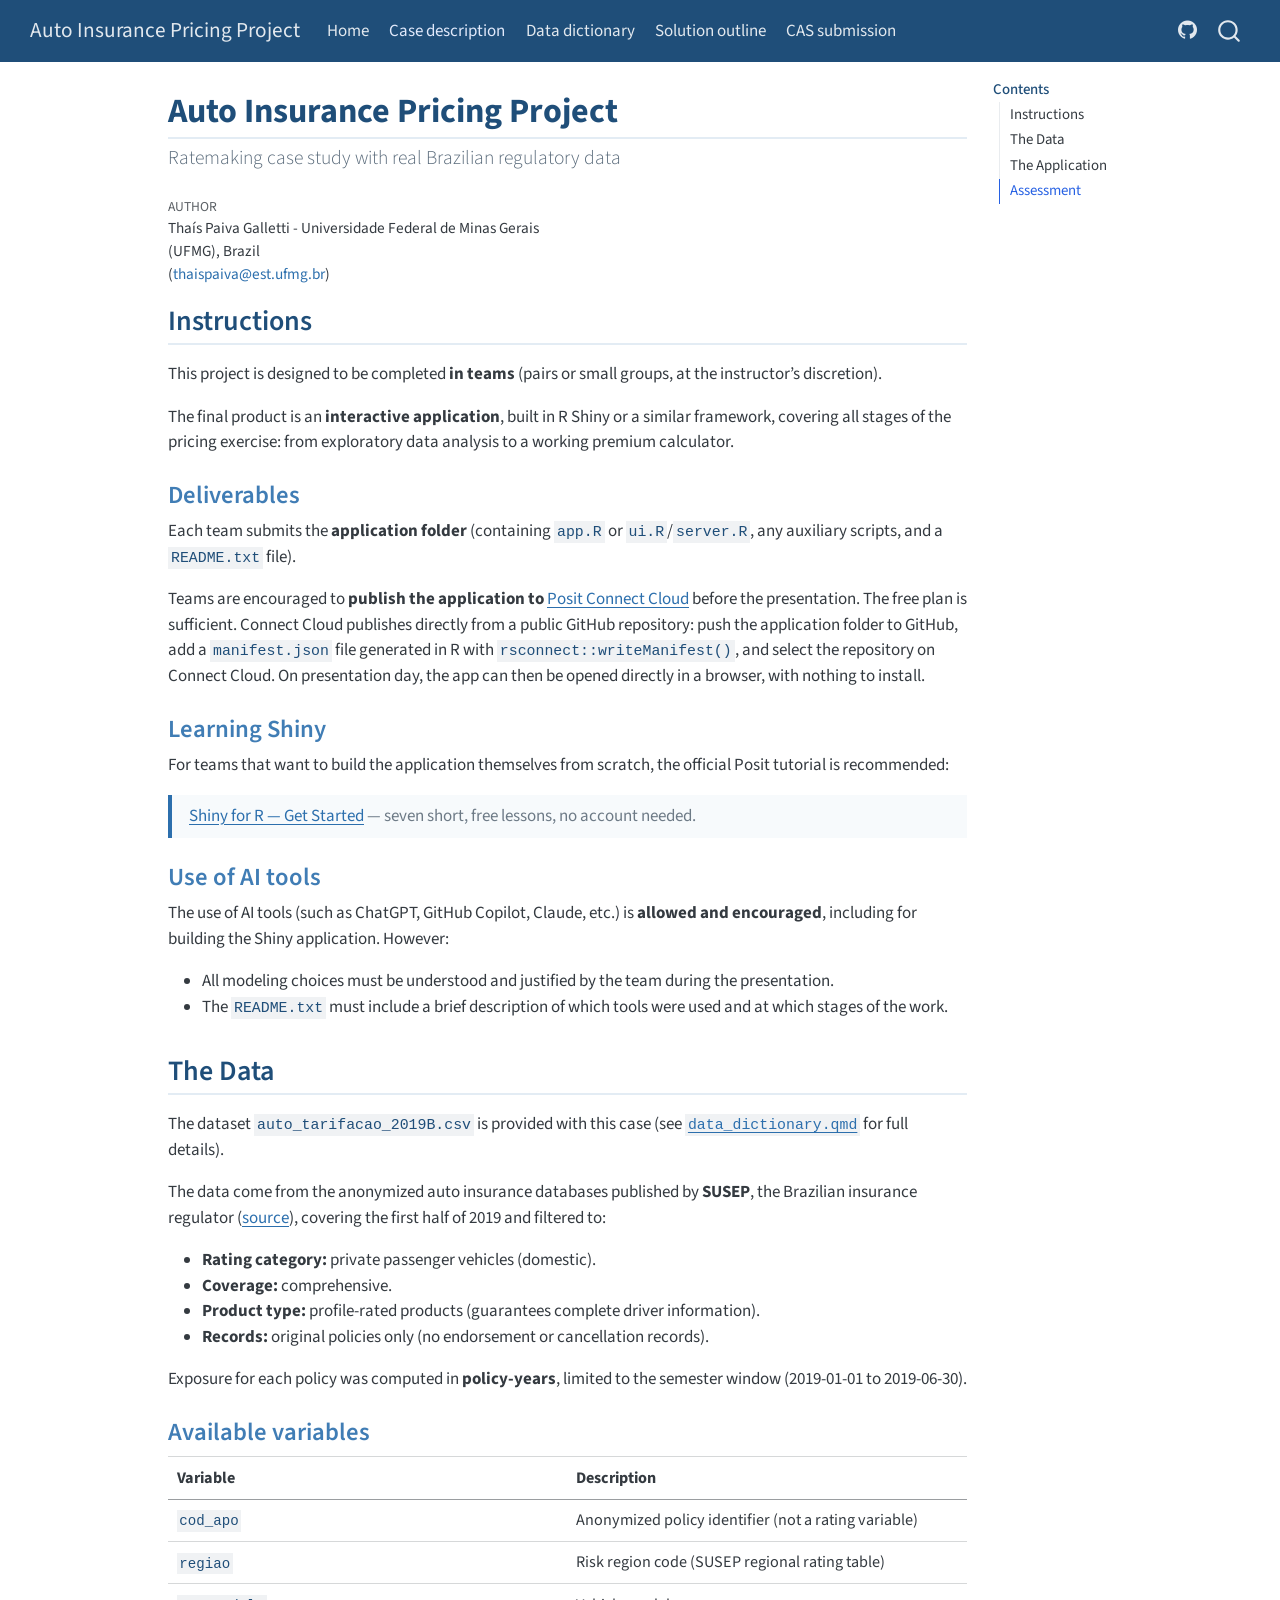
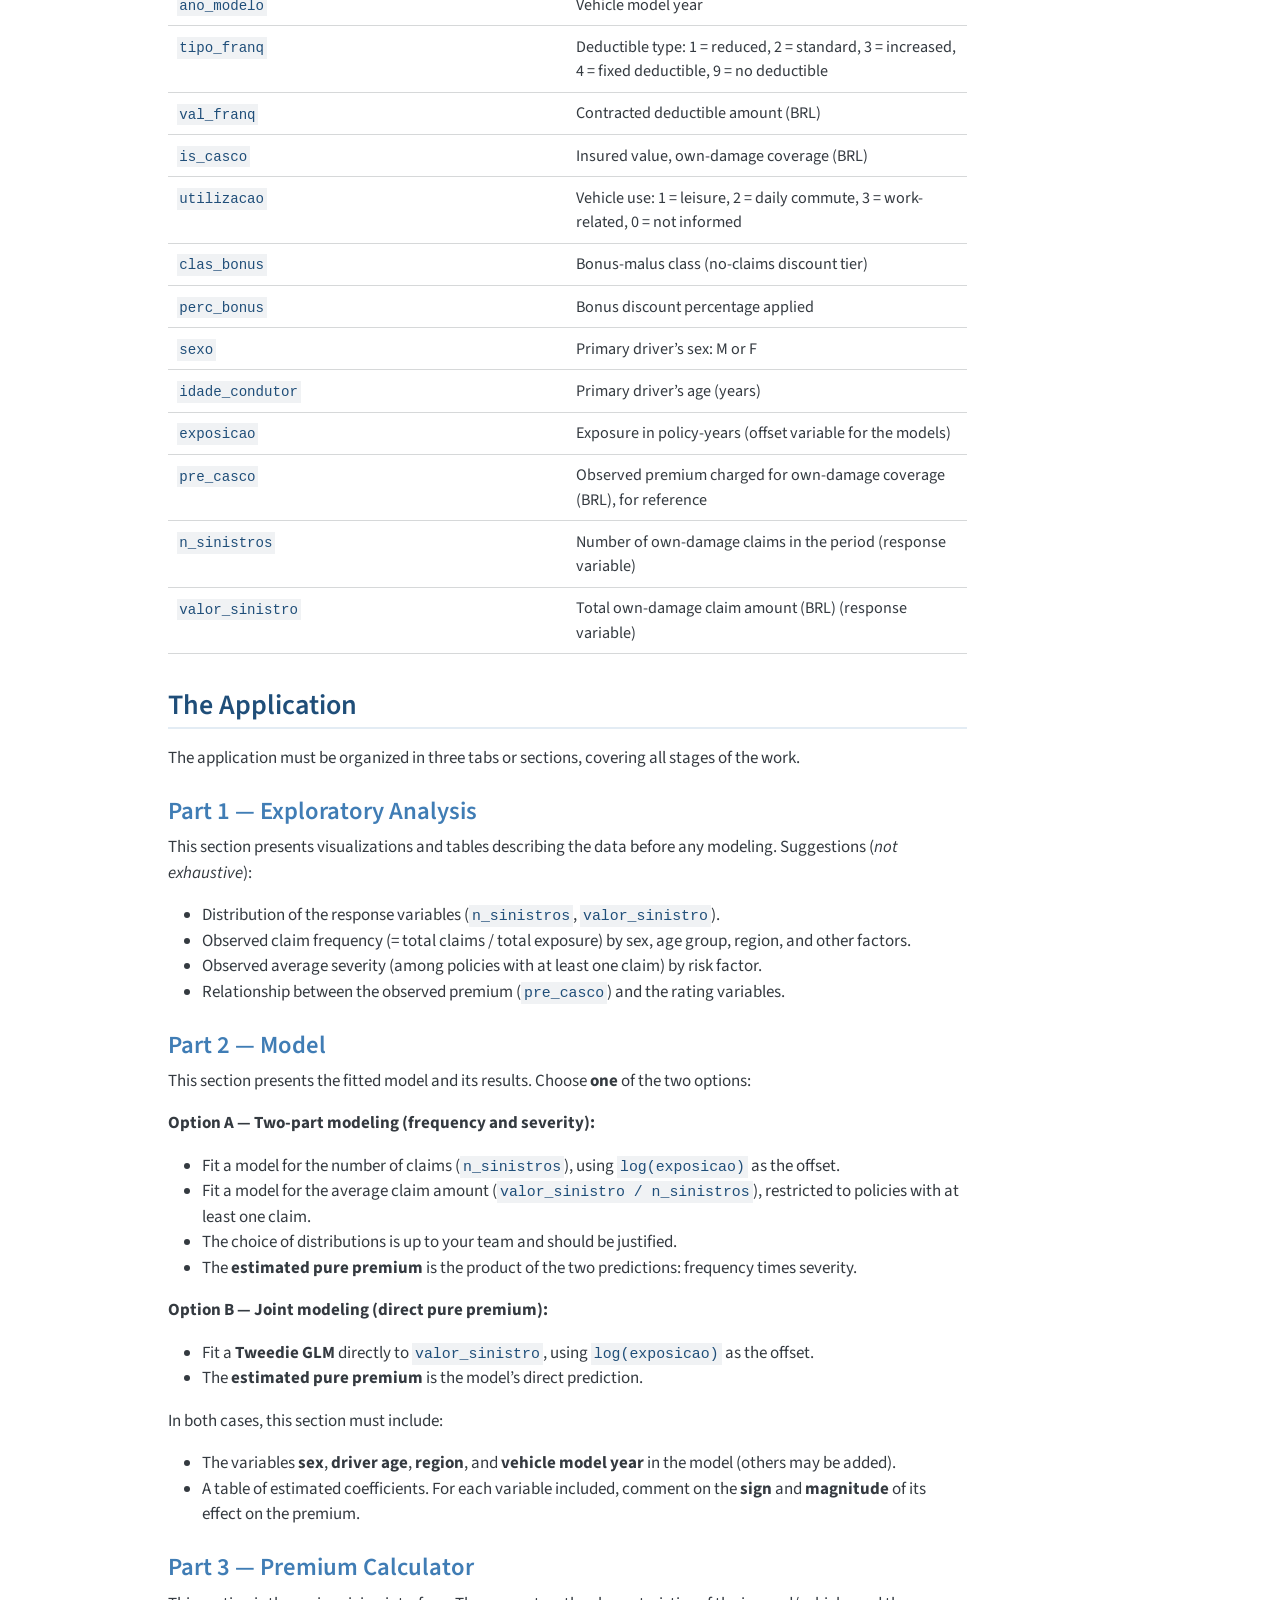
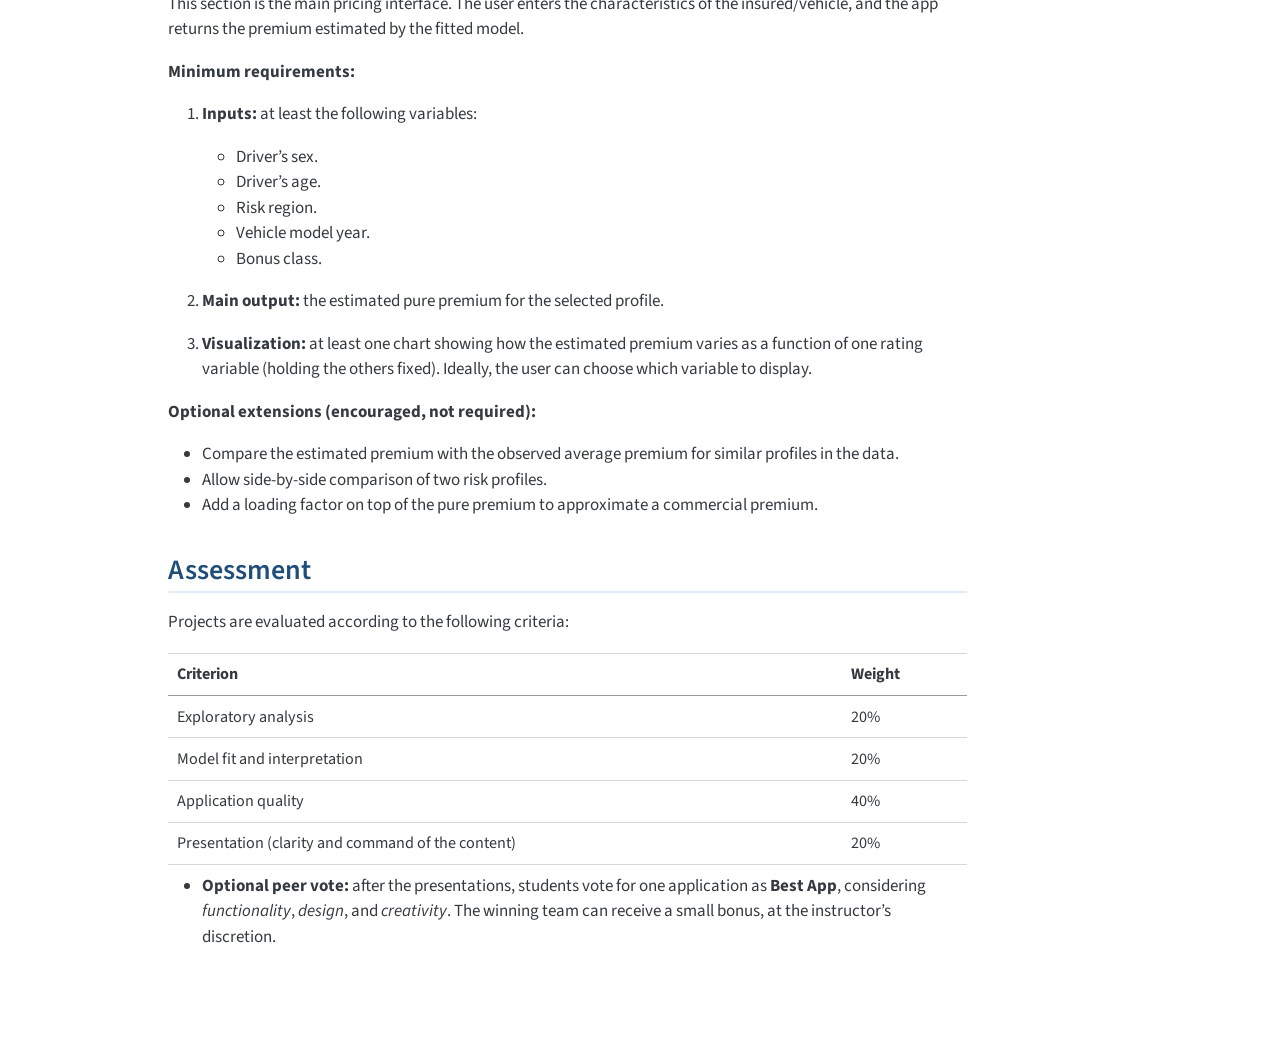
<file: docs/case_description.html>
<!DOCTYPE html>
<html xmlns="http://www.w3.org/1999/xhtml" lang="en" xml:lang="en"><head>

<meta charset="utf-8">
<meta name="generator" content="quarto-1.10.18">

<meta name="viewport" content="width=device-width, initial-scale=1.0, user-scalable=yes">

<meta name="author" content="Thaís Paiva Galletti - Universidade Federal de Minas Gerais (UFMG), Brazil (thaispaiva@est.ufmg.br)">

<title>Auto Insurance Pricing Project</title>
<style>
/* Default styles provided by pandoc.
** See https://pandoc.org/MANUAL.html#variables-for-html for config info.
*/
span.smallcaps{font-variant: small-caps;}
div.columns{display: flex; gap: 1.5em;}
div.column{flex: auto;}
@media screen {
div.columns{gap: min(4vw, 1.5em);}
div.column{overflow-x: auto;}
}
div.hanging-indent{margin-left: 1.5em; text-indent: -1.5em;}
ul.task-list{list-style: none;}
ul.task-list li input[type="checkbox"] {
  width: 0.8em;
  margin: 0 0.8em 0.2em -1em; /* quarto-specific, see https://github.com/quarto-dev/quarto-cli/issues/4556 */ 
  vertical-align: middle;
}
</style>


<script src="site_libs/quarto-nav/quarto-nav.js"></script>
<script src="site_libs/quarto-nav/headroom.min.js"></script>
<script src="site_libs/clipboard/clipboard.min.js"></script>
<script src="site_libs/quarto-search/autocomplete.umd.js"></script>
<script src="site_libs/quarto-search/fuse.min.js"></script>
<script src="site_libs/quarto-search/quarto-search.js"></script>
<meta name="quarto:offset" content="./">
<script src="site_libs/quarto-html/quarto.js" type="module"></script>
<script src="site_libs/quarto-html/tabsets/tabsets.js" type="module"></script>
<script src="site_libs/quarto-html/popper.min.js"></script>
<script src="site_libs/quarto-html/tippy.umd.min.js"></script>
<script src="site_libs/quarto-html/anchor.min.js"></script>
<link href="site_libs/quarto-html/tippy.css" rel="stylesheet">
<link href="site_libs/quarto-html/quarto-syntax-highlighting-64a204ab8560d761af7679ceaba22944.css" rel="stylesheet" id="quarto-text-highlighting-styles">
<script src="site_libs/bootstrap/bootstrap.min.js"></script>
<link href="site_libs/bootstrap/bootstrap-icons.css" rel="stylesheet">
<link href="site_libs/bootstrap/bootstrap-71d2595b4cbf494402156ee5bba08af6.min.css" rel="stylesheet" append-hash="true" id="quarto-bootstrap" data-mode="light">
<script id="quarto-search-options" type="application/json">{
  "location": "navbar",
  "copy-button": false,
  "collapse-after": 3,
  "panel-placement": "end",
  "type": "overlay",
  "limit": 50,
  "keyboard-shortcut": [
    "f",
    "/",
    "s"
  ],
  "show-item-context": false,
  "language": {
    "search-no-results-text": "No results",
    "search-matching-documents-text": "matching documents",
    "search-copy-link-title": "Copy link to search",
    "search-hide-matches-text": "Hide additional matches",
    "search-more-match-text": "more match in this document",
    "search-more-matches-text": "more matches in this document",
    "search-clear-button-title": "Clear",
    "search-text-placeholder": "",
    "search-detached-cancel-button-title": "Cancel",
    "search-submit-button-title": "Submit",
    "search-label": "Search"
  }
}</script>


<link rel="stylesheet" href="styles.css">
</head>

<body class="nav-fixed quarto-light">

<div id="quarto-search-results"></div>
  <header id="quarto-header" class="headroom fixed-top">
    <nav class="navbar navbar-expand-lg " data-bs-theme="dark">
      <div class="navbar-container container-fluid">
      <div class="navbar-brand-container mx-auto">
    <a class="navbar-brand" href="./index.html">
    <span class="navbar-title">Auto Insurance Pricing Project</span>
    </a>
  </div>
            <div id="quarto-search" class="" title="Search"></div>
          <button class="navbar-toggler" type="button" data-bs-toggle="collapse" data-bs-target="#navbarCollapse" aria-controls="navbarCollapse" role="menu" aria-expanded="false" aria-label="Toggle navigation" onclick="if (window.quartoToggleHeadroom) { window.quartoToggleHeadroom(); }">
  <span class="navbar-toggler-icon"></span>
</button>
          <div class="collapse navbar-collapse" id="navbarCollapse">
            <ul class="navbar-nav navbar-nav-scroll me-auto">
  <li class="nav-item">
    <a class="nav-link" href="./index.html"> 
<span class="menu-text">Home</span></a>
  </li>  
  <li class="nav-item">
    <a class="nav-link active" href="./case_description.html" aria-current="page"> 
<span class="menu-text">Case description</span></a>
  </li>  
  <li class="nav-item">
    <a class="nav-link" href="./data_dictionary.html"> 
<span class="menu-text">Data dictionary</span></a>
  </li>  
  <li class="nav-item">
    <a class="nav-link" href="./solution_outline.html"> 
<span class="menu-text">Solution outline</span></a>
  </li>  
  <li class="nav-item">
    <a class="nav-link" href="./CAS_submission.html"> 
<span class="menu-text">CAS submission</span></a>
  </li>  
</ul>
            <ul class="navbar-nav navbar-nav-scroll ms-auto">
  <li class="nav-item compact">
    <a class="nav-link" href="https://github.com/thaispaiva/AutoInsurance_PricingApp"> <i class="bi bi-github" role="img" aria-label="GitHub repository">
</i> 
<span class="menu-text"></span></a>
  </li>  
</ul>
          </div> <!-- /navcollapse -->
            <div class="quarto-navbar-tools">
</div>
      </div> <!-- /container-fluid -->
    </nav>
</header>
<!-- content -->
<div id="quarto-content" class="quarto-container page-columns page-rows-contents page-layout-article page-navbar">
<!-- sidebar -->
<!-- margin-sidebar -->
    <div id="quarto-margin-sidebar" class="sidebar margin-sidebar">
        <nav id="TOC" role="doc-toc" class="toc-active">
    <h2 id="toc-title">Contents</h2>
   
  <ul>
  <li><a href="#instructions" id="toc-instructions" class="nav-link active" data-scroll-target="#instructions">Instructions</a>
  <ul class="collapse">
  <li><a href="#deliverables" id="toc-deliverables" class="nav-link" data-scroll-target="#deliverables">Deliverables</a></li>
  <li><a href="#learning-shiny" id="toc-learning-shiny" class="nav-link" data-scroll-target="#learning-shiny">Learning Shiny</a></li>
  <li><a href="#use-of-ai-tools" id="toc-use-of-ai-tools" class="nav-link" data-scroll-target="#use-of-ai-tools">Use of AI tools</a></li>
  </ul></li>
  <li><a href="#the-data" id="toc-the-data" class="nav-link" data-scroll-target="#the-data">The Data</a>
  <ul class="collapse">
  <li><a href="#available-variables" id="toc-available-variables" class="nav-link" data-scroll-target="#available-variables">Available variables</a></li>
  </ul></li>
  <li><a href="#the-application" id="toc-the-application" class="nav-link" data-scroll-target="#the-application">The Application</a>
  <ul class="collapse">
  <li><a href="#part-1-exploratory-analysis" id="toc-part-1-exploratory-analysis" class="nav-link" data-scroll-target="#part-1-exploratory-analysis">Part 1 — Exploratory Analysis</a></li>
  <li><a href="#part-2-model" id="toc-part-2-model" class="nav-link" data-scroll-target="#part-2-model">Part 2 — Model</a></li>
  <li><a href="#part-3-premium-calculator" id="toc-part-3-premium-calculator" class="nav-link" data-scroll-target="#part-3-premium-calculator">Part 3 — Premium Calculator</a></li>
  </ul></li>
  <li><a href="#assessment" id="toc-assessment" class="nav-link" data-scroll-target="#assessment">Assessment</a></li>
  </ul>
</nav>
    </div>
<!-- main -->
<main class="content" id="quarto-document-content">

<header id="title-block-header" class="quarto-title-block default">
<div class="quarto-title">
<h1 class="title">Auto Insurance Pricing Project</h1>
<p class="subtitle lead">Ratemaking case study with real Brazilian regulatory data</p>
</div>



<div class="quarto-title-meta">

    <div>
    <div class="quarto-title-meta-heading">Author</div>
    <div class="quarto-title-meta-contents">
             <p>Thaís Paiva Galletti - Universidade Federal de Minas Gerais (UFMG), Brazil<br>(<a href="mailto:thaispaiva@est.ufmg.br">thaispaiva@est.ufmg.br</a>) </p>
          </div>
  </div>
    
  
    
  </div>
  


</header>


<section id="instructions" class="level2">
<h2 class="anchored" data-anchor-id="instructions">Instructions</h2>
<p>This project is designed to be completed <strong>in teams</strong> (pairs or small groups, at the instructor’s discretion).</p>
<p>The final product is an <strong>interactive application</strong>, built in R Shiny or a similar framework, covering all stages of the pricing exercise: from exploratory data analysis to a working premium calculator.</p>
<section id="deliverables" class="level3">
<h3 class="anchored" data-anchor-id="deliverables">Deliverables</h3>
<p>Each team submits the <strong>application folder</strong> (containing <code>app.R</code> or <code>ui.R</code>/<code>server.R</code>, any auxiliary scripts, and a <code>README.txt</code> file).</p>
<p>Teams are encouraged to <strong>publish the application to <a href="https://connect.posit.cloud/">Posit Connect Cloud</a></strong> before the presentation. The free plan is sufficient. Connect Cloud publishes directly from a public GitHub repository: push the application folder to GitHub, add a <code>manifest.json</code> file generated in R with <code>rsconnect::writeManifest()</code>, and select the repository on Connect Cloud. On presentation day, the app can then be opened directly in a browser, with nothing to install.</p>
</section>
<section id="learning-shiny" class="level3">
<h3 class="anchored" data-anchor-id="learning-shiny">Learning Shiny</h3>
<p>For teams that want to build the application themselves from scratch, the official Posit tutorial is recommended:</p>
<blockquote class="blockquote">
<p><a href="https://shiny.posit.co/r/getstarted/shiny-basics/lesson1/">Shiny for R — Get Started</a> — seven short, free lessons, no account needed.</p>
</blockquote>
</section>
<section id="use-of-ai-tools" class="level3">
<h3 class="anchored" data-anchor-id="use-of-ai-tools">Use of AI tools</h3>
<p>The use of AI tools (such as ChatGPT, GitHub Copilot, Claude, etc.) is <strong>allowed and encouraged</strong>, including for building the Shiny application. However:</p>
<ul>
<li>All modeling choices must be understood and justified by the team during the presentation.</li>
<li>The <code>README.txt</code> must include a brief description of which tools were used and at which stages of the work.</li>
</ul>
</section>
</section>
<section id="the-data" class="level2">
<h2 class="anchored" data-anchor-id="the-data">The Data</h2>
<p>The dataset <code>auto_tarifacao_2019B.csv</code> is provided with this case (see <a href="./data_dictionary.html"><code>data_dictionary.qmd</code></a> for full details).</p>
<p>The data come from the anonymized auto insurance databases published by <strong>SUSEP</strong>, the Brazilian insurance regulator (<a href="https://www.gov.br/susep/pt-br/central-de-conteudos/dados-estatisticos/bases-anonimizadas/bases_auto">source</a>), covering the first half of 2019 and filtered to:</p>
<ul>
<li><strong>Rating category:</strong> private passenger vehicles (domestic).</li>
<li><strong>Coverage:</strong> comprehensive.</li>
<li><strong>Product type:</strong> profile-rated products (guarantees complete driver information).</li>
<li><strong>Records:</strong> original policies only (no endorsement or cancellation records).</li>
</ul>
<p>Exposure for each policy was computed in <strong>policy-years</strong>, limited to the semester window (2019-01-01 to 2019-06-30).</p>
<section id="available-variables" class="level3">
<h3 class="anchored" data-anchor-id="available-variables">Available variables</h3>
<table class="caption-top table">
<colgroup>
<col style="width: 50%">
<col style="width: 50%">
</colgroup>
<thead>
<tr class="header">
<th>Variable</th>
<th>Description</th>
</tr>
</thead>
<tbody>
<tr class="odd">
<td><code>cod_apo</code></td>
<td>Anonymized policy identifier (not a rating variable)</td>
</tr>
<tr class="even">
<td><code>regiao</code></td>
<td>Risk region code (SUSEP regional rating table)</td>
</tr>
<tr class="odd">
<td><code>ano_modelo</code></td>
<td>Vehicle model year</td>
</tr>
<tr class="even">
<td><code>tipo_franq</code></td>
<td>Deductible type: 1 = reduced, 2 = standard, 3 = increased, 4 = fixed deductible, 9 = no deductible</td>
</tr>
<tr class="odd">
<td><code>val_franq</code></td>
<td>Contracted deductible amount (BRL)</td>
</tr>
<tr class="even">
<td><code>is_casco</code></td>
<td>Insured value, own-damage coverage (BRL)</td>
</tr>
<tr class="odd">
<td><code>utilizacao</code></td>
<td>Vehicle use: 1 = leisure, 2 = daily commute, 3 = work-related, 0 = not informed</td>
</tr>
<tr class="even">
<td><code>clas_bonus</code></td>
<td>Bonus-malus class (no-claims discount tier)</td>
</tr>
<tr class="odd">
<td><code>perc_bonus</code></td>
<td>Bonus discount percentage applied</td>
</tr>
<tr class="even">
<td><code>sexo</code></td>
<td>Primary driver’s sex: M or F</td>
</tr>
<tr class="odd">
<td><code>idade_condutor</code></td>
<td>Primary driver’s age (years)</td>
</tr>
<tr class="even">
<td><code>exposicao</code></td>
<td>Exposure in policy-years (offset variable for the models)</td>
</tr>
<tr class="odd">
<td><code>pre_casco</code></td>
<td>Observed premium charged for own-damage coverage (BRL), for reference</td>
</tr>
<tr class="even">
<td><code>n_sinistros</code></td>
<td>Number of own-damage claims in the period (response variable)</td>
</tr>
<tr class="odd">
<td><code>valor_sinistro</code></td>
<td>Total own-damage claim amount (BRL) (response variable)</td>
</tr>
</tbody>
</table>
</section>
</section>
<section id="the-application" class="level2">
<h2 class="anchored" data-anchor-id="the-application">The Application</h2>
<p>The application must be organized in three tabs or sections, covering all stages of the work.</p>
<section id="part-1-exploratory-analysis" class="level3">
<h3 class="anchored" data-anchor-id="part-1-exploratory-analysis">Part 1 — Exploratory Analysis</h3>
<p>This section presents visualizations and tables describing the data before any modeling. Suggestions (<em>not exhaustive</em>):</p>
<ul>
<li>Distribution of the response variables (<code>n_sinistros</code>, <code>valor_sinistro</code>).</li>
<li>Observed claim frequency (= total claims / total exposure) by sex, age group, region, and other factors.</li>
<li>Observed average severity (among policies with at least one claim) by risk factor.</li>
<li>Relationship between the observed premium (<code>pre_casco</code>) and the rating variables.</li>
</ul>
</section>
<section id="part-2-model" class="level3">
<h3 class="anchored" data-anchor-id="part-2-model">Part 2 — Model</h3>
<p>This section presents the fitted model and its results. Choose <strong>one</strong> of the two options:</p>
<p><strong>Option A — Two-part modeling (frequency and severity):</strong></p>
<ul>
<li>Fit a model for the number of claims (<code>n_sinistros</code>), using <code>log(exposicao)</code> as the offset.</li>
<li>Fit a model for the average claim amount (<code>valor_sinistro / n_sinistros</code>), restricted to policies with at least one claim.</li>
<li>The choice of distributions is up to your team and should be justified.</li>
<li>The <strong>estimated pure premium</strong> is the product of the two predictions: frequency times severity.</li>
</ul>
<p><strong>Option B — Joint modeling (direct pure premium):</strong></p>
<ul>
<li>Fit a <strong>Tweedie GLM</strong> directly to <code>valor_sinistro</code>, using <code>log(exposicao)</code> as the offset.</li>
<li>The <strong>estimated pure premium</strong> is the model’s direct prediction.</li>
</ul>
<p>In both cases, this section must include:</p>
<ul>
<li>The variables <strong>sex</strong>, <strong>driver age</strong>, <strong>region</strong>, and <strong>vehicle model year</strong> in the model (others may be added).</li>
<li>A table of estimated coefficients. For each variable included, comment on the <strong>sign</strong> and <strong>magnitude</strong> of its effect on the premium.</li>
</ul>
</section>
<section id="part-3-premium-calculator" class="level3">
<h3 class="anchored" data-anchor-id="part-3-premium-calculator">Part 3 — Premium Calculator</h3>
<p>This section is the main pricing interface. The user enters the characteristics of the insured/vehicle, and the app returns the premium estimated by the fitted model.</p>
<p><strong>Minimum requirements:</strong></p>
<ol type="1">
<li><p><strong>Inputs:</strong> at least the following variables:</p>
<ul>
<li>Driver’s sex.</li>
<li>Driver’s age.</li>
<li>Risk region.</li>
<li>Vehicle model year.</li>
<li>Bonus class.</li>
</ul></li>
<li><p><strong>Main output:</strong> the estimated pure premium for the selected profile.</p></li>
<li><p><strong>Visualization:</strong> at least one chart showing how the estimated premium varies as a function of one rating variable (holding the others fixed). Ideally, the user can choose which variable to display.</p></li>
</ol>
<p><strong>Optional extensions (encouraged, not required):</strong></p>
<ul>
<li>Compare the estimated premium with the observed average premium for similar profiles in the data.</li>
<li>Allow side-by-side comparison of two risk profiles.</li>
<li>Add a loading factor on top of the pure premium to approximate a commercial premium.</li>
</ul>
</section>
</section>
<section id="assessment" class="level2">
<h2 class="anchored" data-anchor-id="assessment">Assessment</h2>
<p>Projects are evaluated according to the following criteria:</p>
<table class="caption-top table">
<thead>
<tr class="header">
<th>Criterion</th>
<th>Weight</th>
</tr>
</thead>
<tbody>
<tr class="odd">
<td>Exploratory analysis</td>
<td>20%</td>
</tr>
<tr class="even">
<td>Model fit and interpretation</td>
<td>20%</td>
</tr>
<tr class="odd">
<td>Application quality</td>
<td>40%</td>
</tr>
<tr class="even">
<td>Presentation (clarity and command of the content)</td>
<td>20%</td>
</tr>
</tbody>
</table>
<ul>
<li><strong>Optional peer vote:</strong> after the presentations, students vote for one application as <strong>Best App</strong>, considering <em>functionality</em>, <em>design</em>, and <em>creativity</em>. The winning team can receive a small bonus, at the instructor’s discretion.</li>
</ul>


</section>

</main> <!-- /main -->
<script id="quarto-html-after-body" type="application/javascript">
  window.document.addEventListener("DOMContentLoaded", function (event) {
    const icon = "";
    const anchorJS = new window.AnchorJS();
    anchorJS.options = {
      placement: 'right',
      icon: icon
    };
    anchorJS.add('.anchored');
    const isCodeAnnotation = (el) => {
      for (const clz of el.classList) {
        if (clz.startsWith('code-annotation-')) {                     
          return true;
        }
      }
      return false;
    }
    const onCopySuccess = function(e) {
      // button target
      const button = e.trigger;
      // don't keep focus
      button.blur();
      // flash "checked"
      button.classList.add('code-copy-button-checked');
      var currentTitle = button.getAttribute("title");
      button.setAttribute("title", "Copied!");
      let tooltip;
      if (window.bootstrap) {
        button.setAttribute("data-bs-toggle", "tooltip");
        button.setAttribute("data-bs-placement", "left");
        button.setAttribute("data-bs-title", "Copied!");
        tooltip = new bootstrap.Tooltip(button, 
          { trigger: "manual", 
            customClass: "code-copy-button-tooltip",
            offset: [0, -8]});
        tooltip.show();    
      }
      setTimeout(function() {
        if (tooltip) {
          tooltip.hide();
          button.removeAttribute("data-bs-title");
          button.removeAttribute("data-bs-toggle");
          button.removeAttribute("data-bs-placement");
        }
        button.setAttribute("title", currentTitle);
        button.classList.remove('code-copy-button-checked');
      }, 1000);
      // clear code selection
      e.clearSelection();
    }
    const getTextToCopy = function(trigger) {
      const outerScaffold = trigger.parentElement.cloneNode(true);
      const codeEl = outerScaffold.querySelector('code');
      for (const childEl of codeEl.children) {
        if (isCodeAnnotation(childEl)) {
          childEl.remove();
        }
      }
      return codeEl.innerText;
    }
    const clipboard = new window.ClipboardJS('.code-copy-button:not([data-in-quarto-modal])', {
      text: getTextToCopy
    });
    clipboard.on('success', onCopySuccess);
    if (window.document.getElementById('quarto-embedded-source-code-modal')) {
      const clipboardModal = new window.ClipboardJS('.code-copy-button[data-in-quarto-modal]', {
        text: getTextToCopy,
        container: window.document.getElementById('quarto-embedded-source-code-modal')
      });
      clipboardModal.on('success', onCopySuccess);
    }
      var localhostRegex = new RegExp(/^(?:http|https):\/\/localhost\:?[0-9]*\//);
      var mailtoRegex = new RegExp(/^mailto:/);
        var filterRegex = new RegExp('/' + window.location.host + '/');
      var isInternal = (href) => {
          return filterRegex.test(href) || localhostRegex.test(href) || mailtoRegex.test(href);
      }
      // Inspect non-navigation links and adorn them if external
     var links = window.document.querySelectorAll('a[href]:not(.nav-link):not(.navbar-brand):not(.toc-action):not(.sidebar-link):not(.sidebar-item-toggle):not(.pagination-link):not(.no-external):not([aria-hidden]):not(.dropdown-item):not(.quarto-navigation-tool):not(.about-link)');
      for (var i=0; i<links.length; i++) {
        const link = links[i];
        if (!isInternal(link.href)) {
          // undo the damage that might have been done by quarto-nav.js in the case of
          // links that we want to consider external
          if (link.dataset.originalHref !== undefined) {
            link.href = link.dataset.originalHref;
          }
            // target, if specified
            link.setAttribute("target", "_blank");
            if (link.getAttribute("rel") === null) {
              link.setAttribute("rel", "noopener");
            }
        }
      }
    function tippyHover(el, contentFn, onTriggerFn, onUntriggerFn) {
      const config = {
        allowHTML: true,
        maxWidth: 500,
        delay: 100,
        arrow: false,
        appendTo: function(el) {
            return el.parentElement;
        },
        interactive: true,
        interactiveBorder: 10,
        theme: 'quarto',
        placement: 'bottom-start',
      };
      if (contentFn) {
        config.content = contentFn;
      }
      if (onTriggerFn) {
        config.onTrigger = onTriggerFn;
      }
      if (onUntriggerFn) {
        config.onUntrigger = onUntriggerFn;
      }
      window.tippy(el, config); 
    }
    const noterefs = window.document.querySelectorAll('a[role="doc-noteref"]');
    for (var i=0; i<noterefs.length; i++) {
      const ref = noterefs[i];
      tippyHover(ref, function() {
        // use id or data attribute instead here
        let href = ref.getAttribute('data-footnote-href') || ref.getAttribute('href');
        try { href = new URL(href).hash; } catch {}
        const id = href.replace(/^#\/?/, "");
        const note = window.document.getElementById(id);
        if (note) {
          return note.innerHTML;
        } else {
          return "";
        }
      });
    }
    const xrefs = window.document.querySelectorAll('a.quarto-xref');
    const processXRef = (id, note) => {
      // Strip column container classes
      const stripColumnClz = (el) => {
        el.classList.remove("page-full", "page-columns");
        if (el.children) {
          for (const child of el.children) {
            stripColumnClz(child);
          }
        }
      }
      stripColumnClz(note)
      if (id === null || id.startsWith('sec-')) {
        // Special case sections, only their first couple elements
        const container = document.createElement("div");
        if (note.children && note.children.length > 2) {
          container.appendChild(note.children[0].cloneNode(true));
          for (let i = 1; i < note.children.length; i++) {
            const child = note.children[i];
            if (child.tagName === "P" && child.innerText === "") {
              continue;
            } else {
              container.appendChild(child.cloneNode(true));
              break;
            }
          }
          if (window.Quarto?.typesetMath) {
            window.Quarto.typesetMath(container);
          }
          return container.innerHTML
        } else {
          if (window.Quarto?.typesetMath) {
            window.Quarto.typesetMath(note);
          }
          return note.innerHTML;
        }
      } else {
        // Remove any anchor links if they are present
        const anchorLink = note.querySelector('a.anchorjs-link');
        if (anchorLink) {
          anchorLink.remove();
        }
        if (window.Quarto?.typesetMath) {
          window.Quarto.typesetMath(note);
        }
        if (note.classList.contains("callout")) {
          return note.outerHTML;
        } else {
          return note.innerHTML;
        }
      }
    }
    for (var i=0; i<xrefs.length; i++) {
      const xref = xrefs[i];
      tippyHover(xref, undefined, function(instance) {
        instance.disable();
        let url = xref.getAttribute('href');
        let hash = undefined; 
        if (url.startsWith('#')) {
          hash = url;
        } else {
          try { hash = new URL(url).hash; } catch {}
        }
        if (hash) {
          const id = hash.replace(/^#\/?/, "");
          const note = window.document.getElementById(id);
          if (note !== null) {
            try {
              const html = processXRef(id, note.cloneNode(true));
              instance.setContent(html);
            } finally {
              instance.enable();
              instance.show();
            }
          } else {
            // See if we can fetch this
            fetch(url.split('#')[0])
            .then(res => res.text())
            .then(html => {
              const parser = new DOMParser();
              const htmlDoc = parser.parseFromString(html, "text/html");
              const note = htmlDoc.getElementById(id);
              if (note !== null) {
                const html = processXRef(id, note);
                instance.setContent(html);
              } 
            }).finally(() => {
              instance.enable();
              instance.show();
            });
          }
        } else {
          // See if we can fetch a full url (with no hash to target)
          // This is a special case and we should probably do some content thinning / targeting
          fetch(url)
          .then(res => res.text())
          .then(html => {
            const parser = new DOMParser();
            const htmlDoc = parser.parseFromString(html, "text/html");
            const note = htmlDoc.querySelector('main.content');
            if (note !== null) {
              // This should only happen for chapter cross references
              // (since there is no id in the URL)
              // remove the first header
              if (note.children.length > 0 && note.children[0].tagName === "HEADER") {
                note.children[0].remove();
              }
              const html = processXRef(null, note);
              instance.setContent(html);
            } 
          }).finally(() => {
            instance.enable();
            instance.show();
          });
        }
      }, function(instance) {
      });
    }
        let selectedAnnoteEl;
        const selectorForAnnotation = ( cell, annotation) => {
          let cellAttr = 'data-code-cell="' + cell + '"';
          let lineAttr = 'data-code-annotation="' +  annotation + '"';
          const selector = 'span[' + cellAttr + '][' + lineAttr + ']';
          return selector;
        }
        const selectCodeLines = (annoteEl) => {
          const doc = window.document;
          const targetCell = annoteEl.getAttribute("data-target-cell");
          const targetAnnotation = annoteEl.getAttribute("data-target-annotation");
          const annoteSpan = window.document.querySelector(selectorForAnnotation(targetCell, targetAnnotation));
          const lines = annoteSpan.getAttribute("data-code-lines").split(",");
          const lineIds = lines.map((line) => {
            return targetCell + "-" + line;
          })
          let top = null;
          let height = null;
          let parent = null;
          if (lineIds.length > 0) {
              //compute the position of the single el (top and bottom and make a div)
              const el = window.document.getElementById(lineIds[0]);
              top = el.offsetTop;
              height = el.offsetHeight;
              parent = el.parentElement.parentElement;
            if (lineIds.length > 1) {
              const lastEl = window.document.getElementById(lineIds[lineIds.length - 1]);
              const bottom = lastEl.offsetTop + lastEl.offsetHeight;
              height = bottom - top;
            }
            if (top !== null && height !== null && parent !== null) {
              // cook up a div (if necessary) and position it 
              let div = window.document.getElementById("code-annotation-line-highlight");
              if (div === null) {
                div = window.document.createElement("div");
                div.setAttribute("id", "code-annotation-line-highlight");
                div.style.position = 'absolute';
                parent.appendChild(div);
              }
              div.style.top = top - 2 + "px";
              div.style.height = height + 4 + "px";
              div.style.left = 0;
              let gutterDiv = window.document.getElementById("code-annotation-line-highlight-gutter");
              if (gutterDiv === null) {
                gutterDiv = window.document.createElement("div");
                gutterDiv.setAttribute("id", "code-annotation-line-highlight-gutter");
                gutterDiv.style.position = 'absolute';
                const codeCell = window.document.getElementById(targetCell);
                const gutter = codeCell.querySelector('.code-annotation-gutter');
                gutter.appendChild(gutterDiv);
              }
              gutterDiv.style.top = top - 2 + "px";
              gutterDiv.style.height = height + 4 + "px";
            }
            selectedAnnoteEl = annoteEl;
          }
        };
        const unselectCodeLines = () => {
          const elementsIds = ["code-annotation-line-highlight", "code-annotation-line-highlight-gutter"];
          elementsIds.forEach((elId) => {
            const div = window.document.getElementById(elId);
            if (div) {
              div.remove();
            }
          });
          selectedAnnoteEl = undefined;
        };
          // Handle positioning of the toggle
      window.addEventListener(
        "resize",
        throttle(() => {
          elRect = undefined;
          if (selectedAnnoteEl) {
            selectCodeLines(selectedAnnoteEl);
          }
        }, 10)
      );
      function throttle(fn, ms) {
      let throttle = false;
      let timer;
        return (...args) => {
          if(!throttle) { // first call gets through
              fn.apply(this, args);
              throttle = true;
          } else { // all the others get throttled
              if(timer) clearTimeout(timer); // cancel #2
              timer = setTimeout(() => {
                fn.apply(this, args);
                timer = throttle = false;
              }, ms);
          }
        };
      }
        // Attach click handler to the DT
        const annoteDls = window.document.querySelectorAll('dt[data-target-cell]');
        for (const annoteDlNode of annoteDls) {
          annoteDlNode.addEventListener('click', (event) => {
            const clickedEl = event.target;
            if (clickedEl !== selectedAnnoteEl) {
              unselectCodeLines();
              const activeEl = window.document.querySelector('dt[data-target-cell].code-annotation-active');
              if (activeEl) {
                activeEl.classList.remove('code-annotation-active');
              }
              selectCodeLines(clickedEl);
              clickedEl.classList.add('code-annotation-active');
            } else {
              // Unselect the line
              unselectCodeLines();
              clickedEl.classList.remove('code-annotation-active');
            }
          });
        }
    const findCites = (el) => {
      const parentEl = el.parentElement;
      if (parentEl) {
        const cites = parentEl.dataset.cites;
        if (cites) {
          return {
            el,
            cites: cites.split(' ')
          };
        } else {
          return findCites(el.parentElement)
        }
      } else {
        return undefined;
      }
    };
    var bibliorefs = window.document.querySelectorAll('a[role="doc-biblioref"]');
    for (var i=0; i<bibliorefs.length; i++) {
      const ref = bibliorefs[i];
      const citeInfo = findCites(ref);
      if (citeInfo) {
        tippyHover(citeInfo.el, function() {
          var popup = window.document.createElement('div');
          citeInfo.cites.forEach(function(cite) {
            var citeDiv = window.document.createElement('div');
            citeDiv.classList.add('hanging-indent');
            citeDiv.classList.add('csl-entry');
            var biblioDiv = window.document.getElementById('ref-' + cite);
            if (biblioDiv) {
              citeDiv.innerHTML = biblioDiv.innerHTML;
            }
            popup.appendChild(citeDiv);
          });
          return popup.innerHTML;
        });
      }
    }
  });
  </script>
</div> <!-- /content -->




</body></html>
</file>
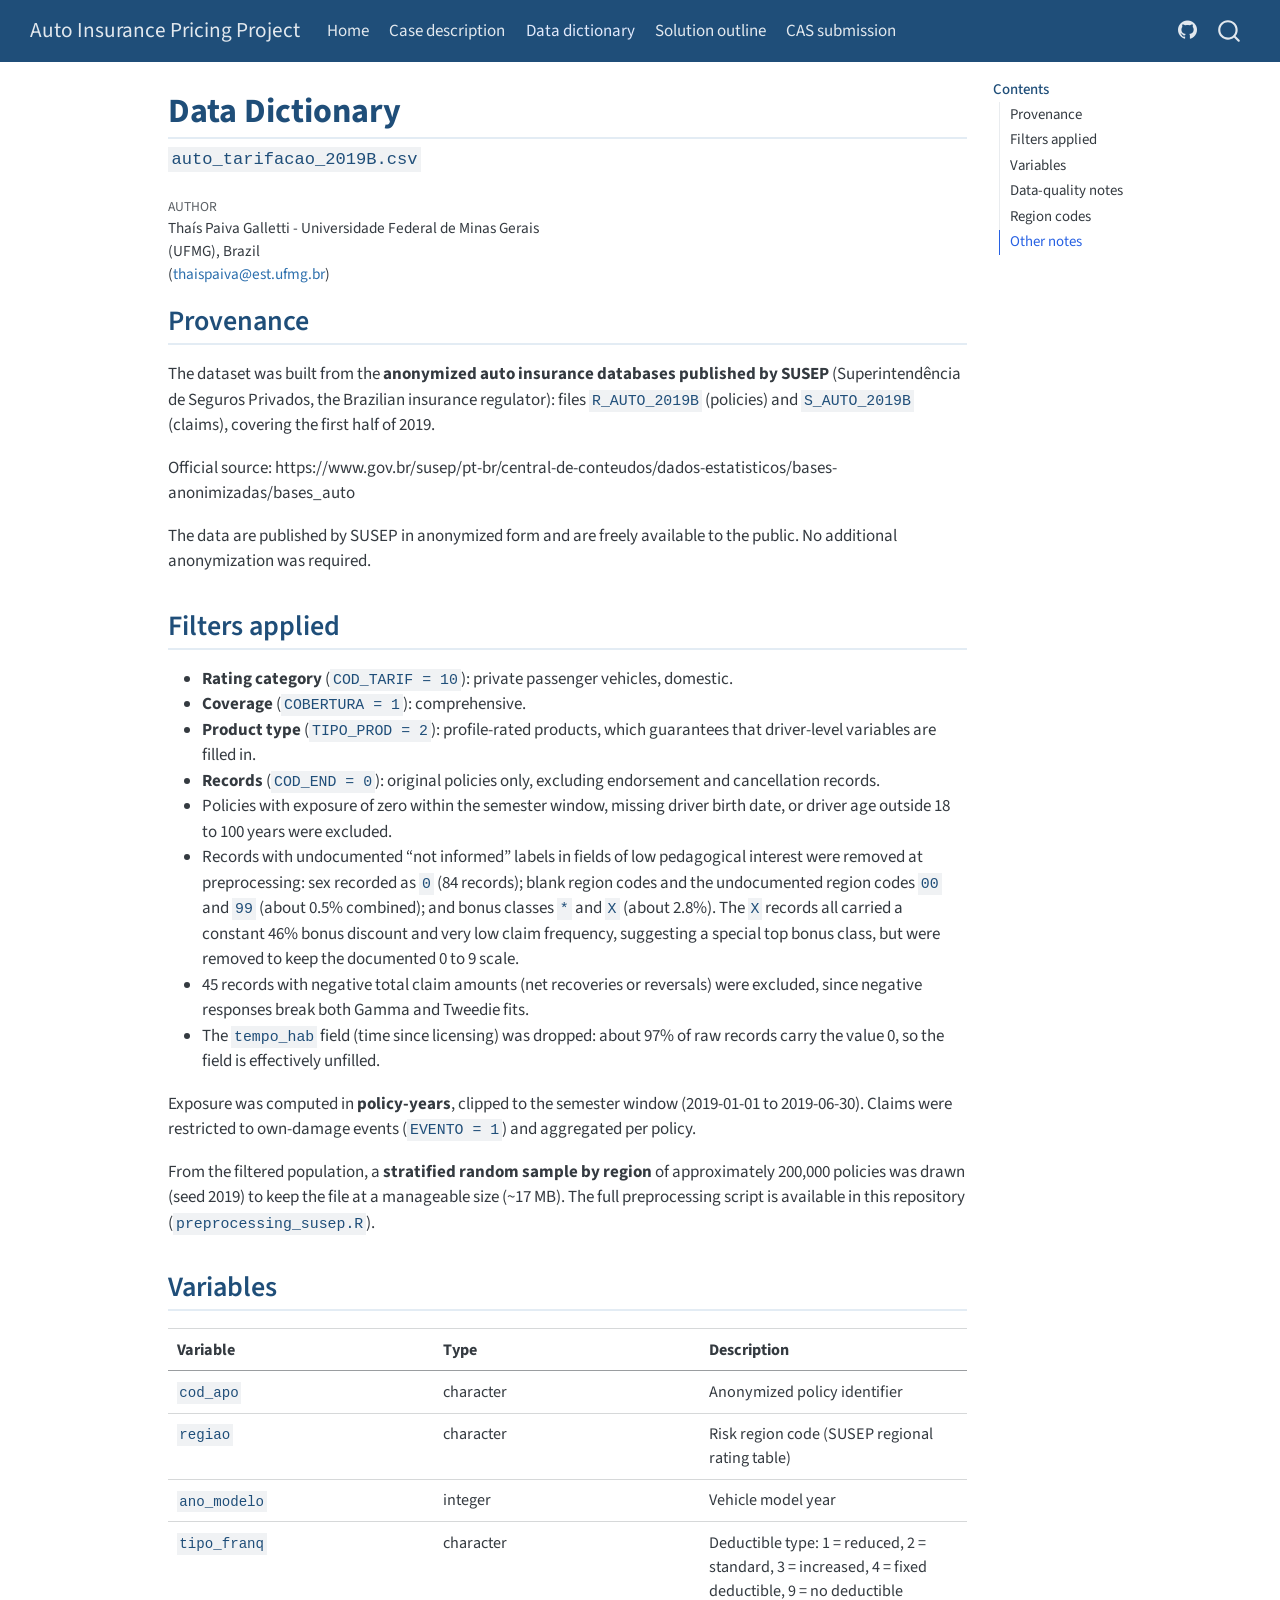
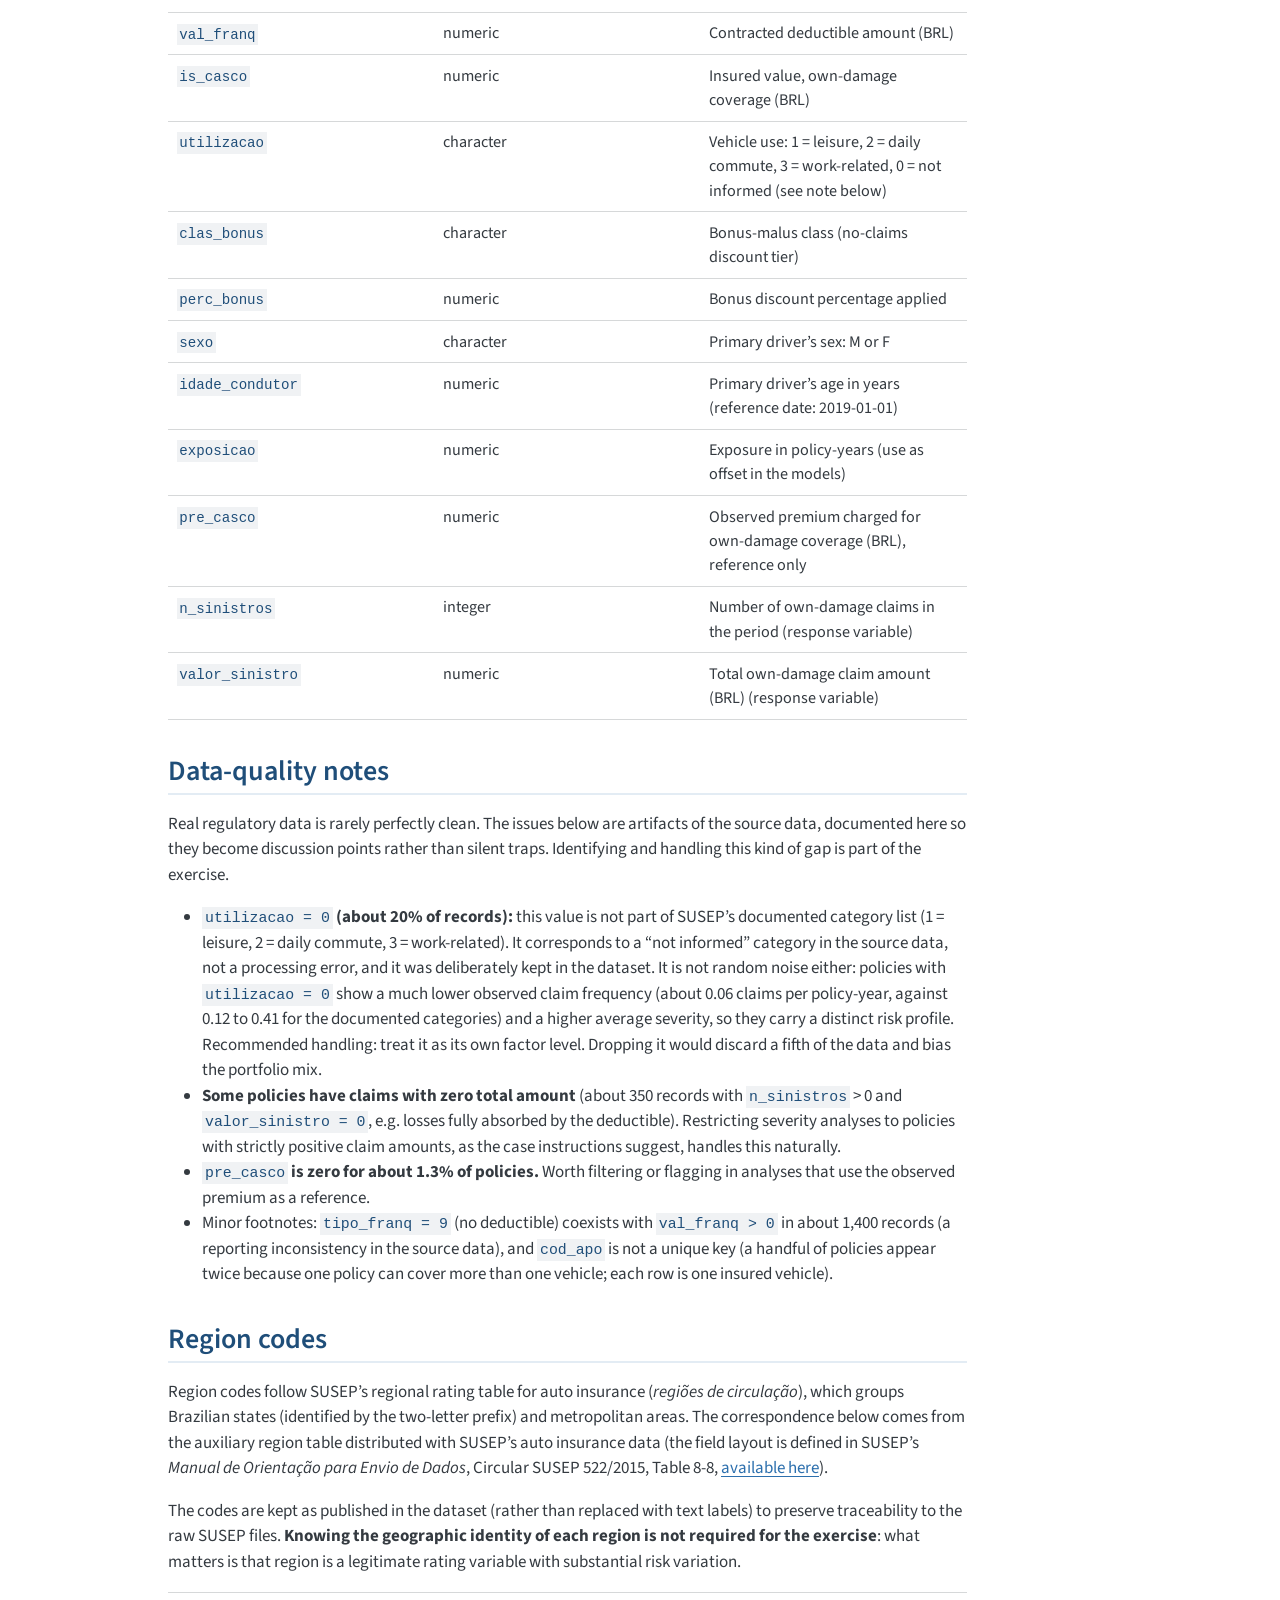
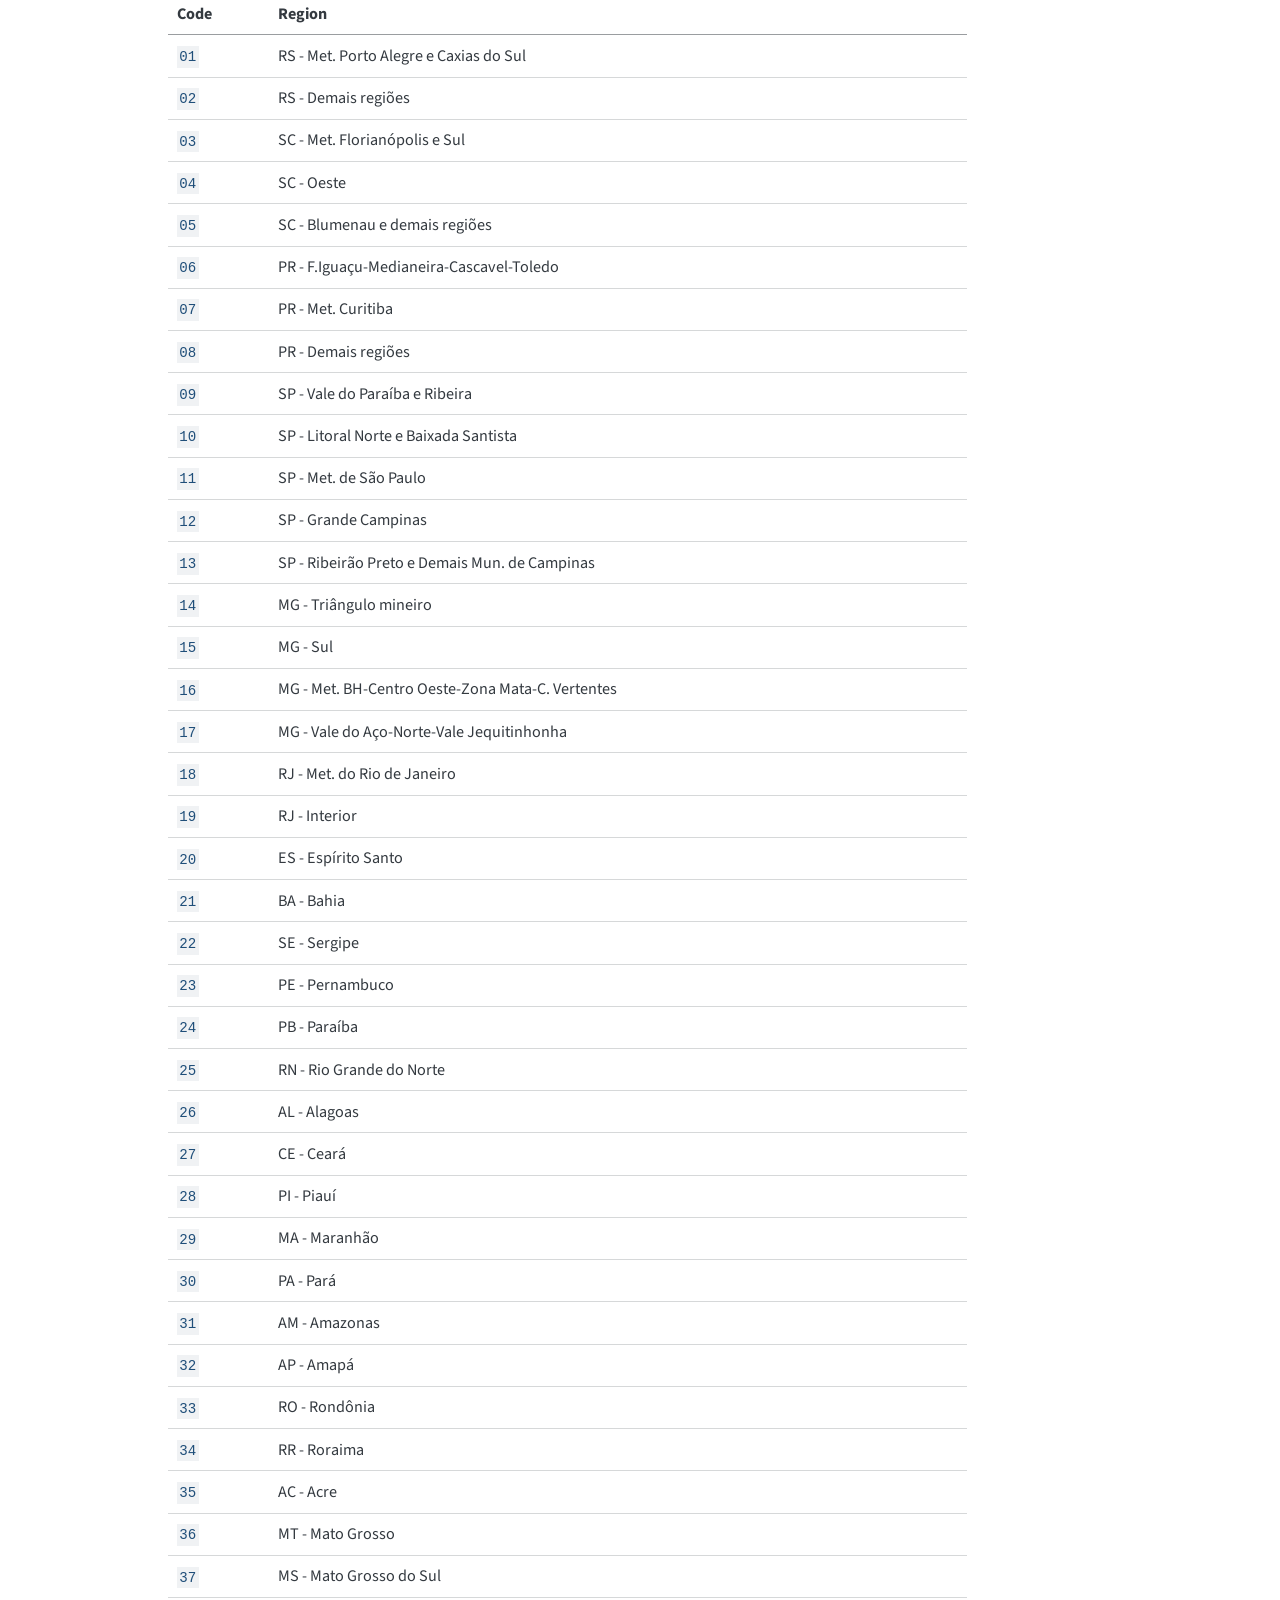
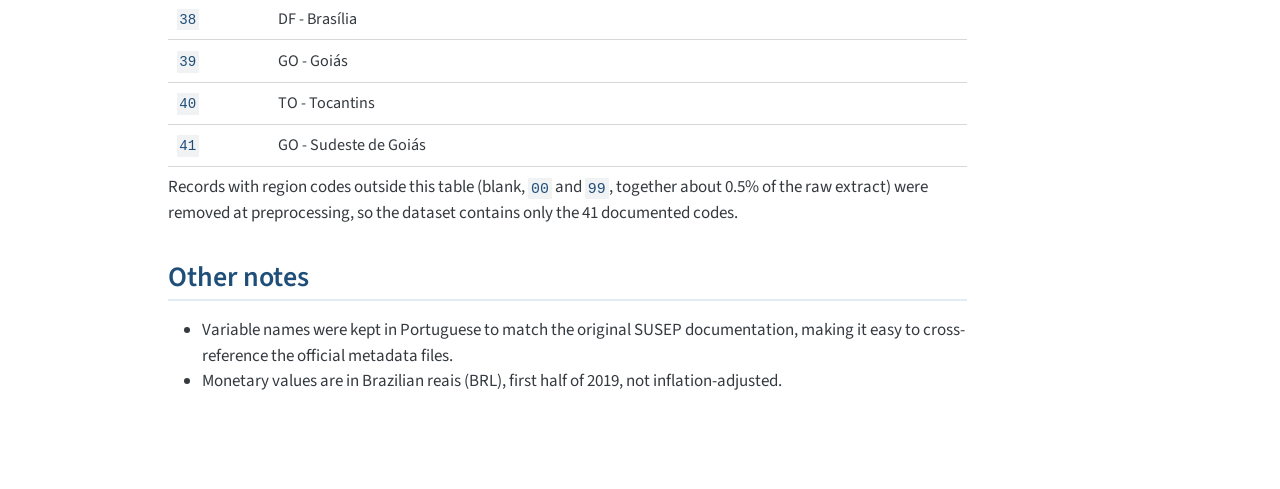
<file: docs/data_dictionary.html>
<!DOCTYPE html>
<html xmlns="http://www.w3.org/1999/xhtml" lang="en" xml:lang="en"><head>

<meta charset="utf-8">
<meta name="generator" content="quarto-1.10.18">

<meta name="viewport" content="width=device-width, initial-scale=1.0, user-scalable=yes">

<meta name="author" content="Thaís Paiva Galletti - Universidade Federal de Minas Gerais (UFMG), Brazil (thaispaiva@est.ufmg.br)">

<title>Data Dictionary – Auto Insurance Pricing Project</title>
<style>
/* Default styles provided by pandoc.
** See https://pandoc.org/MANUAL.html#variables-for-html for config info.
*/
span.smallcaps{font-variant: small-caps;}
div.columns{display: flex; gap: 1.5em;}
div.column{flex: auto;}
@media screen {
div.columns{gap: min(4vw, 1.5em);}
div.column{overflow-x: auto;}
}
div.hanging-indent{margin-left: 1.5em; text-indent: -1.5em;}
ul.task-list{list-style: none;}
ul.task-list li input[type="checkbox"] {
  width: 0.8em;
  margin: 0 0.8em 0.2em -1em; /* quarto-specific, see https://github.com/quarto-dev/quarto-cli/issues/4556 */ 
  vertical-align: middle;
}
</style>


<script src="site_libs/quarto-nav/quarto-nav.js"></script>
<script src="site_libs/quarto-nav/headroom.min.js"></script>
<script src="site_libs/clipboard/clipboard.min.js"></script>
<script src="site_libs/quarto-search/autocomplete.umd.js"></script>
<script src="site_libs/quarto-search/fuse.min.js"></script>
<script src="site_libs/quarto-search/quarto-search.js"></script>
<meta name="quarto:offset" content="./">
<script src="site_libs/quarto-html/quarto.js" type="module"></script>
<script src="site_libs/quarto-html/tabsets/tabsets.js" type="module"></script>
<script src="site_libs/quarto-html/popper.min.js"></script>
<script src="site_libs/quarto-html/tippy.umd.min.js"></script>
<script src="site_libs/quarto-html/anchor.min.js"></script>
<link href="site_libs/quarto-html/tippy.css" rel="stylesheet">
<link href="site_libs/quarto-html/quarto-syntax-highlighting-64a204ab8560d761af7679ceaba22944.css" rel="stylesheet" id="quarto-text-highlighting-styles">
<script src="site_libs/bootstrap/bootstrap.min.js"></script>
<link href="site_libs/bootstrap/bootstrap-icons.css" rel="stylesheet">
<link href="site_libs/bootstrap/bootstrap-71d2595b4cbf494402156ee5bba08af6.min.css" rel="stylesheet" append-hash="true" id="quarto-bootstrap" data-mode="light">
<script id="quarto-search-options" type="application/json">{
  "location": "navbar",
  "copy-button": false,
  "collapse-after": 3,
  "panel-placement": "end",
  "type": "overlay",
  "limit": 50,
  "keyboard-shortcut": [
    "f",
    "/",
    "s"
  ],
  "show-item-context": false,
  "language": {
    "search-no-results-text": "No results",
    "search-matching-documents-text": "matching documents",
    "search-copy-link-title": "Copy link to search",
    "search-hide-matches-text": "Hide additional matches",
    "search-more-match-text": "more match in this document",
    "search-more-matches-text": "more matches in this document",
    "search-clear-button-title": "Clear",
    "search-text-placeholder": "",
    "search-detached-cancel-button-title": "Cancel",
    "search-submit-button-title": "Submit",
    "search-label": "Search"
  }
}</script>


<link rel="stylesheet" href="styles.css">
</head>

<body class="nav-fixed quarto-light">

<div id="quarto-search-results"></div>
  <header id="quarto-header" class="headroom fixed-top">
    <nav class="navbar navbar-expand-lg " data-bs-theme="dark">
      <div class="navbar-container container-fluid">
      <div class="navbar-brand-container mx-auto">
    <a class="navbar-brand" href="./index.html">
    <span class="navbar-title">Auto Insurance Pricing Project</span>
    </a>
  </div>
            <div id="quarto-search" class="" title="Search"></div>
          <button class="navbar-toggler" type="button" data-bs-toggle="collapse" data-bs-target="#navbarCollapse" aria-controls="navbarCollapse" role="menu" aria-expanded="false" aria-label="Toggle navigation" onclick="if (window.quartoToggleHeadroom) { window.quartoToggleHeadroom(); }">
  <span class="navbar-toggler-icon"></span>
</button>
          <div class="collapse navbar-collapse" id="navbarCollapse">
            <ul class="navbar-nav navbar-nav-scroll me-auto">
  <li class="nav-item">
    <a class="nav-link" href="./index.html"> 
<span class="menu-text">Home</span></a>
  </li>  
  <li class="nav-item">
    <a class="nav-link" href="./case_description.html"> 
<span class="menu-text">Case description</span></a>
  </li>  
  <li class="nav-item">
    <a class="nav-link active" href="./data_dictionary.html" aria-current="page"> 
<span class="menu-text">Data dictionary</span></a>
  </li>  
  <li class="nav-item">
    <a class="nav-link" href="./solution_outline.html"> 
<span class="menu-text">Solution outline</span></a>
  </li>  
  <li class="nav-item">
    <a class="nav-link" href="./CAS_submission.html"> 
<span class="menu-text">CAS submission</span></a>
  </li>  
</ul>
            <ul class="navbar-nav navbar-nav-scroll ms-auto">
  <li class="nav-item compact">
    <a class="nav-link" href="https://github.com/thaispaiva/AutoInsurance_PricingApp"> <i class="bi bi-github" role="img" aria-label="GitHub repository">
</i> 
<span class="menu-text"></span></a>
  </li>  
</ul>
          </div> <!-- /navcollapse -->
            <div class="quarto-navbar-tools">
</div>
      </div> <!-- /container-fluid -->
    </nav>
</header>
<!-- content -->
<div id="quarto-content" class="quarto-container page-columns page-rows-contents page-layout-article page-navbar">
<!-- sidebar -->
<!-- margin-sidebar -->
    <div id="quarto-margin-sidebar" class="sidebar margin-sidebar">
        <nav id="TOC" role="doc-toc" class="toc-active">
    <h2 id="toc-title">Contents</h2>
   
  <ul>
  <li><a href="#provenance" id="toc-provenance" class="nav-link active" data-scroll-target="#provenance">Provenance</a></li>
  <li><a href="#filters-applied" id="toc-filters-applied" class="nav-link" data-scroll-target="#filters-applied">Filters applied</a></li>
  <li><a href="#variables" id="toc-variables" class="nav-link" data-scroll-target="#variables">Variables</a></li>
  <li><a href="#data-quality-notes" id="toc-data-quality-notes" class="nav-link" data-scroll-target="#data-quality-notes">Data-quality notes</a></li>
  <li><a href="#region-codes" id="toc-region-codes" class="nav-link" data-scroll-target="#region-codes">Region codes</a></li>
  <li><a href="#other-notes" id="toc-other-notes" class="nav-link" data-scroll-target="#other-notes">Other notes</a></li>
  </ul>
</nav>
    </div>
<!-- main -->
<main class="content" id="quarto-document-content">

<header id="title-block-header" class="quarto-title-block default">
<div class="quarto-title">
<h1 class="title">Data Dictionary</h1>
<p class="subtitle lead"><code>auto_tarifacao_2019B.csv</code></p>
</div>



<div class="quarto-title-meta">

    <div>
    <div class="quarto-title-meta-heading">Author</div>
    <div class="quarto-title-meta-contents">
             <p>Thaís Paiva Galletti - Universidade Federal de Minas Gerais (UFMG), Brazil<br>(<a href="mailto:thaispaiva@est.ufmg.br">thaispaiva@est.ufmg.br</a>) </p>
          </div>
  </div>
    
  
    
  </div>
  


</header>


<section id="provenance" class="level2">
<h2 class="anchored" data-anchor-id="provenance">Provenance</h2>
<p>The dataset was built from the <strong>anonymized auto insurance databases published by SUSEP</strong> (Superintendência de Seguros Privados, the Brazilian insurance regulator): files <code>R_AUTO_2019B</code> (policies) and <code>S_AUTO_2019B</code> (claims), covering the first half of 2019.</p>
<p>Official source: https://www.gov.br/susep/pt-br/central-de-conteudos/dados-estatisticos/bases-anonimizadas/bases_auto</p>
<p>The data are published by SUSEP in anonymized form and are freely available to the public. No additional anonymization was required.</p>
</section>
<section id="filters-applied" class="level2">
<h2 class="anchored" data-anchor-id="filters-applied">Filters applied</h2>
<ul>
<li><strong>Rating category</strong> (<code>COD_TARIF = 10</code>): private passenger vehicles, domestic.</li>
<li><strong>Coverage</strong> (<code>COBERTURA = 1</code>): comprehensive.</li>
<li><strong>Product type</strong> (<code>TIPO_PROD = 2</code>): profile-rated products, which guarantees that driver-level variables are filled in.</li>
<li><strong>Records</strong> (<code>COD_END = 0</code>): original policies only, excluding endorsement and cancellation records.</li>
<li>Policies with exposure of zero within the semester window, missing driver birth date, or driver age outside 18 to 100 years were excluded.</li>
<li>Records with undocumented “not informed” labels in fields of low pedagogical interest were removed at preprocessing: sex recorded as <code>0</code> (84 records); blank region codes and the undocumented region codes <code>00</code> and <code>99</code> (about 0.5% combined); and bonus classes <code>*</code> and <code>X</code> (about 2.8%). The <code>X</code> records all carried a constant 46% bonus discount and very low claim frequency, suggesting a special top bonus class, but were removed to keep the documented 0 to 9 scale.</li>
<li>45 records with negative total claim amounts (net recoveries or reversals) were excluded, since negative responses break both Gamma and Tweedie fits.</li>
<li>The <code>tempo_hab</code> field (time since licensing) was dropped: about 97% of raw records carry the value 0, so the field is effectively unfilled.</li>
</ul>
<p>Exposure was computed in <strong>policy-years</strong>, clipped to the semester window (2019-01-01 to 2019-06-30). Claims were restricted to own-damage events (<code>EVENTO = 1</code>) and aggregated per policy.</p>
<p>From the filtered population, a <strong>stratified random sample by region</strong> of approximately 200,000 policies was drawn (seed 2019) to keep the file at a manageable size (~17 MB). The full preprocessing script is available in this repository (<code>preprocessing_susep.R</code>).</p>
</section>
<section id="variables" class="level2">
<h2 class="anchored" data-anchor-id="variables">Variables</h2>
<table class="caption-top table">
<colgroup>
<col style="width: 33%">
<col style="width: 33%">
<col style="width: 33%">
</colgroup>
<thead>
<tr class="header">
<th>Variable</th>
<th>Type</th>
<th>Description</th>
</tr>
</thead>
<tbody>
<tr class="odd">
<td><code>cod_apo</code></td>
<td>character</td>
<td>Anonymized policy identifier</td>
</tr>
<tr class="even">
<td><code>regiao</code></td>
<td>character</td>
<td>Risk region code (SUSEP regional rating table)</td>
</tr>
<tr class="odd">
<td><code>ano_modelo</code></td>
<td>integer</td>
<td>Vehicle model year</td>
</tr>
<tr class="even">
<td><code>tipo_franq</code></td>
<td>character</td>
<td>Deductible type: 1 = reduced, 2 = standard, 3 = increased, 4 = fixed deductible, 9 = no deductible</td>
</tr>
<tr class="odd">
<td><code>val_franq</code></td>
<td>numeric</td>
<td>Contracted deductible amount (BRL)</td>
</tr>
<tr class="even">
<td><code>is_casco</code></td>
<td>numeric</td>
<td>Insured value, own-damage coverage (BRL)</td>
</tr>
<tr class="odd">
<td><code>utilizacao</code></td>
<td>character</td>
<td>Vehicle use: 1 = leisure, 2 = daily commute, 3 = work-related, 0 = not informed (see note below)</td>
</tr>
<tr class="even">
<td><code>clas_bonus</code></td>
<td>character</td>
<td>Bonus-malus class (no-claims discount tier)</td>
</tr>
<tr class="odd">
<td><code>perc_bonus</code></td>
<td>numeric</td>
<td>Bonus discount percentage applied</td>
</tr>
<tr class="even">
<td><code>sexo</code></td>
<td>character</td>
<td>Primary driver’s sex: M or F</td>
</tr>
<tr class="odd">
<td><code>idade_condutor</code></td>
<td>numeric</td>
<td>Primary driver’s age in years (reference date: 2019-01-01)</td>
</tr>
<tr class="even">
<td><code>exposicao</code></td>
<td>numeric</td>
<td>Exposure in policy-years (use as offset in the models)</td>
</tr>
<tr class="odd">
<td><code>pre_casco</code></td>
<td>numeric</td>
<td>Observed premium charged for own-damage coverage (BRL), reference only</td>
</tr>
<tr class="even">
<td><code>n_sinistros</code></td>
<td>integer</td>
<td>Number of own-damage claims in the period (response variable)</td>
</tr>
<tr class="odd">
<td><code>valor_sinistro</code></td>
<td>numeric</td>
<td>Total own-damage claim amount (BRL) (response variable)</td>
</tr>
</tbody>
</table>
</section>
<section id="data-quality-notes" class="level2">
<h2 class="anchored" data-anchor-id="data-quality-notes">Data-quality notes</h2>
<p>Real regulatory data is rarely perfectly clean. The issues below are artifacts of the source data, documented here so they become discussion points rather than silent traps. Identifying and handling this kind of gap is part of the exercise.</p>
<ul>
<li><strong><code>utilizacao = 0</code> (about 20% of records):</strong> this value is not part of SUSEP’s documented category list (1 = leisure, 2 = daily commute, 3 = work-related). It corresponds to a “not informed” category in the source data, not a processing error, and it was deliberately kept in the dataset. It is not random noise either: policies with <code>utilizacao = 0</code> show a much lower observed claim frequency (about 0.06 claims per policy-year, against 0.12 to 0.41 for the documented categories) and a higher average severity, so they carry a distinct risk profile. Recommended handling: treat it as its own factor level. Dropping it would discard a fifth of the data and bias the portfolio mix.</li>
<li><strong>Some policies have claims with zero total amount</strong> (about 350 records with <code>n_sinistros</code> &gt; 0 and <code>valor_sinistro = 0</code>, e.g.&nbsp;losses fully absorbed by the deductible). Restricting severity analyses to policies with strictly positive claim amounts, as the case instructions suggest, handles this naturally.</li>
<li><strong><code>pre_casco</code> is zero for about 1.3% of policies.</strong> Worth filtering or flagging in analyses that use the observed premium as a reference.</li>
<li>Minor footnotes: <code>tipo_franq = 9</code> (no deductible) coexists with <code>val_franq &gt; 0</code> in about 1,400 records (a reporting inconsistency in the source data), and <code>cod_apo</code> is not a unique key (a handful of policies appear twice because one policy can cover more than one vehicle; each row is one insured vehicle).</li>
</ul>
</section>
<section id="region-codes" class="level2">
<h2 class="anchored" data-anchor-id="region-codes">Region codes</h2>
<p>Region codes follow SUSEP’s regional rating table for auto insurance (<em>regiões de circulação</em>), which groups Brazilian states (identified by the two-letter prefix) and metropolitan areas. The correspondence below comes from the auxiliary region table distributed with SUSEP’s auto insurance data (the field layout is defined in SUSEP’s <em>Manual de Orientação para Envio de Dados</em>, Circular SUSEP 522/2015, Table 8-8, <a href="https://www2.susep.gov.br/download/circular522/Manual522v022022.pdf">available here</a>).</p>
<p>The codes are kept as published in the dataset (rather than replaced with text labels) to preserve traceability to the raw SUSEP files. <strong>Knowing the geographic identity of each region is not required for the exercise</strong>: what matters is that region is a legitimate rating variable with substantial risk variation.</p>
<table class="caption-top table">
<thead>
<tr class="header">
<th>Code</th>
<th>Region</th>
</tr>
</thead>
<tbody>
<tr class="odd">
<td><code>01</code></td>
<td>RS - Met. Porto Alegre e Caxias do Sul</td>
</tr>
<tr class="even">
<td><code>02</code></td>
<td>RS - Demais regiões</td>
</tr>
<tr class="odd">
<td><code>03</code></td>
<td>SC - Met. Florianópolis e Sul</td>
</tr>
<tr class="even">
<td><code>04</code></td>
<td>SC - Oeste</td>
</tr>
<tr class="odd">
<td><code>05</code></td>
<td>SC - Blumenau e demais regiões</td>
</tr>
<tr class="even">
<td><code>06</code></td>
<td>PR - F.Iguaçu-Medianeira-Cascavel-Toledo</td>
</tr>
<tr class="odd">
<td><code>07</code></td>
<td>PR - Met. Curitiba</td>
</tr>
<tr class="even">
<td><code>08</code></td>
<td>PR - Demais regiões</td>
</tr>
<tr class="odd">
<td><code>09</code></td>
<td>SP - Vale do Paraíba e Ribeira</td>
</tr>
<tr class="even">
<td><code>10</code></td>
<td>SP - Litoral Norte e Baixada Santista</td>
</tr>
<tr class="odd">
<td><code>11</code></td>
<td>SP - Met. de São Paulo</td>
</tr>
<tr class="even">
<td><code>12</code></td>
<td>SP - Grande Campinas</td>
</tr>
<tr class="odd">
<td><code>13</code></td>
<td>SP - Ribeirão Preto e Demais Mun. de Campinas</td>
</tr>
<tr class="even">
<td><code>14</code></td>
<td>MG - Triângulo mineiro</td>
</tr>
<tr class="odd">
<td><code>15</code></td>
<td>MG - Sul</td>
</tr>
<tr class="even">
<td><code>16</code></td>
<td>MG - Met. BH-Centro Oeste-Zona Mata-C. Vertentes</td>
</tr>
<tr class="odd">
<td><code>17</code></td>
<td>MG - Vale do Aço-Norte-Vale Jequitinhonha</td>
</tr>
<tr class="even">
<td><code>18</code></td>
<td>RJ - Met. do Rio de Janeiro</td>
</tr>
<tr class="odd">
<td><code>19</code></td>
<td>RJ - Interior</td>
</tr>
<tr class="even">
<td><code>20</code></td>
<td>ES - Espírito Santo</td>
</tr>
<tr class="odd">
<td><code>21</code></td>
<td>BA - Bahia</td>
</tr>
<tr class="even">
<td><code>22</code></td>
<td>SE - Sergipe</td>
</tr>
<tr class="odd">
<td><code>23</code></td>
<td>PE - Pernambuco</td>
</tr>
<tr class="even">
<td><code>24</code></td>
<td>PB - Paraíba</td>
</tr>
<tr class="odd">
<td><code>25</code></td>
<td>RN - Rio Grande do Norte</td>
</tr>
<tr class="even">
<td><code>26</code></td>
<td>AL - Alagoas</td>
</tr>
<tr class="odd">
<td><code>27</code></td>
<td>CE - Ceará</td>
</tr>
<tr class="even">
<td><code>28</code></td>
<td>PI - Piauí</td>
</tr>
<tr class="odd">
<td><code>29</code></td>
<td>MA - Maranhão</td>
</tr>
<tr class="even">
<td><code>30</code></td>
<td>PA - Pará</td>
</tr>
<tr class="odd">
<td><code>31</code></td>
<td>AM - Amazonas</td>
</tr>
<tr class="even">
<td><code>32</code></td>
<td>AP - Amapá</td>
</tr>
<tr class="odd">
<td><code>33</code></td>
<td>RO - Rondônia</td>
</tr>
<tr class="even">
<td><code>34</code></td>
<td>RR - Roraima</td>
</tr>
<tr class="odd">
<td><code>35</code></td>
<td>AC - Acre</td>
</tr>
<tr class="even">
<td><code>36</code></td>
<td>MT - Mato Grosso</td>
</tr>
<tr class="odd">
<td><code>37</code></td>
<td>MS - Mato Grosso do Sul</td>
</tr>
<tr class="even">
<td><code>38</code></td>
<td>DF - Brasília</td>
</tr>
<tr class="odd">
<td><code>39</code></td>
<td>GO - Goiás</td>
</tr>
<tr class="even">
<td><code>40</code></td>
<td>TO - Tocantins</td>
</tr>
<tr class="odd">
<td><code>41</code></td>
<td>GO - Sudeste de Goiás</td>
</tr>
</tbody>
</table>
<p>Records with region codes outside this table (blank, <code>00</code> and <code>99</code>, together about 0.5% of the raw extract) were removed at preprocessing, so the dataset contains only the 41 documented codes.</p>
</section>
<section id="other-notes" class="level2">
<h2 class="anchored" data-anchor-id="other-notes">Other notes</h2>
<ul>
<li>Variable names were kept in Portuguese to match the original SUSEP documentation, making it easy to cross-reference the official metadata files.</li>
<li>Monetary values are in Brazilian reais (BRL), first half of 2019, not inflation-adjusted.</li>
</ul>


</section>

</main> <!-- /main -->
<script id="quarto-html-after-body" type="application/javascript">
  window.document.addEventListener("DOMContentLoaded", function (event) {
    const icon = "";
    const anchorJS = new window.AnchorJS();
    anchorJS.options = {
      placement: 'right',
      icon: icon
    };
    anchorJS.add('.anchored');
    const isCodeAnnotation = (el) => {
      for (const clz of el.classList) {
        if (clz.startsWith('code-annotation-')) {                     
          return true;
        }
      }
      return false;
    }
    const onCopySuccess = function(e) {
      // button target
      const button = e.trigger;
      // don't keep focus
      button.blur();
      // flash "checked"
      button.classList.add('code-copy-button-checked');
      var currentTitle = button.getAttribute("title");
      button.setAttribute("title", "Copied!");
      let tooltip;
      if (window.bootstrap) {
        button.setAttribute("data-bs-toggle", "tooltip");
        button.setAttribute("data-bs-placement", "left");
        button.setAttribute("data-bs-title", "Copied!");
        tooltip = new bootstrap.Tooltip(button, 
          { trigger: "manual", 
            customClass: "code-copy-button-tooltip",
            offset: [0, -8]});
        tooltip.show();    
      }
      setTimeout(function() {
        if (tooltip) {
          tooltip.hide();
          button.removeAttribute("data-bs-title");
          button.removeAttribute("data-bs-toggle");
          button.removeAttribute("data-bs-placement");
        }
        button.setAttribute("title", currentTitle);
        button.classList.remove('code-copy-button-checked');
      }, 1000);
      // clear code selection
      e.clearSelection();
    }
    const getTextToCopy = function(trigger) {
      const outerScaffold = trigger.parentElement.cloneNode(true);
      const codeEl = outerScaffold.querySelector('code');
      for (const childEl of codeEl.children) {
        if (isCodeAnnotation(childEl)) {
          childEl.remove();
        }
      }
      return codeEl.innerText;
    }
    const clipboard = new window.ClipboardJS('.code-copy-button:not([data-in-quarto-modal])', {
      text: getTextToCopy
    });
    clipboard.on('success', onCopySuccess);
    if (window.document.getElementById('quarto-embedded-source-code-modal')) {
      const clipboardModal = new window.ClipboardJS('.code-copy-button[data-in-quarto-modal]', {
        text: getTextToCopy,
        container: window.document.getElementById('quarto-embedded-source-code-modal')
      });
      clipboardModal.on('success', onCopySuccess);
    }
      var localhostRegex = new RegExp(/^(?:http|https):\/\/localhost\:?[0-9]*\//);
      var mailtoRegex = new RegExp(/^mailto:/);
        var filterRegex = new RegExp('/' + window.location.host + '/');
      var isInternal = (href) => {
          return filterRegex.test(href) || localhostRegex.test(href) || mailtoRegex.test(href);
      }
      // Inspect non-navigation links and adorn them if external
     var links = window.document.querySelectorAll('a[href]:not(.nav-link):not(.navbar-brand):not(.toc-action):not(.sidebar-link):not(.sidebar-item-toggle):not(.pagination-link):not(.no-external):not([aria-hidden]):not(.dropdown-item):not(.quarto-navigation-tool):not(.about-link)');
      for (var i=0; i<links.length; i++) {
        const link = links[i];
        if (!isInternal(link.href)) {
          // undo the damage that might have been done by quarto-nav.js in the case of
          // links that we want to consider external
          if (link.dataset.originalHref !== undefined) {
            link.href = link.dataset.originalHref;
          }
            // target, if specified
            link.setAttribute("target", "_blank");
            if (link.getAttribute("rel") === null) {
              link.setAttribute("rel", "noopener");
            }
        }
      }
    function tippyHover(el, contentFn, onTriggerFn, onUntriggerFn) {
      const config = {
        allowHTML: true,
        maxWidth: 500,
        delay: 100,
        arrow: false,
        appendTo: function(el) {
            return el.parentElement;
        },
        interactive: true,
        interactiveBorder: 10,
        theme: 'quarto',
        placement: 'bottom-start',
      };
      if (contentFn) {
        config.content = contentFn;
      }
      if (onTriggerFn) {
        config.onTrigger = onTriggerFn;
      }
      if (onUntriggerFn) {
        config.onUntrigger = onUntriggerFn;
      }
      window.tippy(el, config); 
    }
    const noterefs = window.document.querySelectorAll('a[role="doc-noteref"]');
    for (var i=0; i<noterefs.length; i++) {
      const ref = noterefs[i];
      tippyHover(ref, function() {
        // use id or data attribute instead here
        let href = ref.getAttribute('data-footnote-href') || ref.getAttribute('href');
        try { href = new URL(href).hash; } catch {}
        const id = href.replace(/^#\/?/, "");
        const note = window.document.getElementById(id);
        if (note) {
          return note.innerHTML;
        } else {
          return "";
        }
      });
    }
    const xrefs = window.document.querySelectorAll('a.quarto-xref');
    const processXRef = (id, note) => {
      // Strip column container classes
      const stripColumnClz = (el) => {
        el.classList.remove("page-full", "page-columns");
        if (el.children) {
          for (const child of el.children) {
            stripColumnClz(child);
          }
        }
      }
      stripColumnClz(note)
      if (id === null || id.startsWith('sec-')) {
        // Special case sections, only their first couple elements
        const container = document.createElement("div");
        if (note.children && note.children.length > 2) {
          container.appendChild(note.children[0].cloneNode(true));
          for (let i = 1; i < note.children.length; i++) {
            const child = note.children[i];
            if (child.tagName === "P" && child.innerText === "") {
              continue;
            } else {
              container.appendChild(child.cloneNode(true));
              break;
            }
          }
          if (window.Quarto?.typesetMath) {
            window.Quarto.typesetMath(container);
          }
          return container.innerHTML
        } else {
          if (window.Quarto?.typesetMath) {
            window.Quarto.typesetMath(note);
          }
          return note.innerHTML;
        }
      } else {
        // Remove any anchor links if they are present
        const anchorLink = note.querySelector('a.anchorjs-link');
        if (anchorLink) {
          anchorLink.remove();
        }
        if (window.Quarto?.typesetMath) {
          window.Quarto.typesetMath(note);
        }
        if (note.classList.contains("callout")) {
          return note.outerHTML;
        } else {
          return note.innerHTML;
        }
      }
    }
    for (var i=0; i<xrefs.length; i++) {
      const xref = xrefs[i];
      tippyHover(xref, undefined, function(instance) {
        instance.disable();
        let url = xref.getAttribute('href');
        let hash = undefined; 
        if (url.startsWith('#')) {
          hash = url;
        } else {
          try { hash = new URL(url).hash; } catch {}
        }
        if (hash) {
          const id = hash.replace(/^#\/?/, "");
          const note = window.document.getElementById(id);
          if (note !== null) {
            try {
              const html = processXRef(id, note.cloneNode(true));
              instance.setContent(html);
            } finally {
              instance.enable();
              instance.show();
            }
          } else {
            // See if we can fetch this
            fetch(url.split('#')[0])
            .then(res => res.text())
            .then(html => {
              const parser = new DOMParser();
              const htmlDoc = parser.parseFromString(html, "text/html");
              const note = htmlDoc.getElementById(id);
              if (note !== null) {
                const html = processXRef(id, note);
                instance.setContent(html);
              } 
            }).finally(() => {
              instance.enable();
              instance.show();
            });
          }
        } else {
          // See if we can fetch a full url (with no hash to target)
          // This is a special case and we should probably do some content thinning / targeting
          fetch(url)
          .then(res => res.text())
          .then(html => {
            const parser = new DOMParser();
            const htmlDoc = parser.parseFromString(html, "text/html");
            const note = htmlDoc.querySelector('main.content');
            if (note !== null) {
              // This should only happen for chapter cross references
              // (since there is no id in the URL)
              // remove the first header
              if (note.children.length > 0 && note.children[0].tagName === "HEADER") {
                note.children[0].remove();
              }
              const html = processXRef(null, note);
              instance.setContent(html);
            } 
          }).finally(() => {
            instance.enable();
            instance.show();
          });
        }
      }, function(instance) {
      });
    }
        let selectedAnnoteEl;
        const selectorForAnnotation = ( cell, annotation) => {
          let cellAttr = 'data-code-cell="' + cell + '"';
          let lineAttr = 'data-code-annotation="' +  annotation + '"';
          const selector = 'span[' + cellAttr + '][' + lineAttr + ']';
          return selector;
        }
        const selectCodeLines = (annoteEl) => {
          const doc = window.document;
          const targetCell = annoteEl.getAttribute("data-target-cell");
          const targetAnnotation = annoteEl.getAttribute("data-target-annotation");
          const annoteSpan = window.document.querySelector(selectorForAnnotation(targetCell, targetAnnotation));
          const lines = annoteSpan.getAttribute("data-code-lines").split(",");
          const lineIds = lines.map((line) => {
            return targetCell + "-" + line;
          })
          let top = null;
          let height = null;
          let parent = null;
          if (lineIds.length > 0) {
              //compute the position of the single el (top and bottom and make a div)
              const el = window.document.getElementById(lineIds[0]);
              top = el.offsetTop;
              height = el.offsetHeight;
              parent = el.parentElement.parentElement;
            if (lineIds.length > 1) {
              const lastEl = window.document.getElementById(lineIds[lineIds.length - 1]);
              const bottom = lastEl.offsetTop + lastEl.offsetHeight;
              height = bottom - top;
            }
            if (top !== null && height !== null && parent !== null) {
              // cook up a div (if necessary) and position it 
              let div = window.document.getElementById("code-annotation-line-highlight");
              if (div === null) {
                div = window.document.createElement("div");
                div.setAttribute("id", "code-annotation-line-highlight");
                div.style.position = 'absolute';
                parent.appendChild(div);
              }
              div.style.top = top - 2 + "px";
              div.style.height = height + 4 + "px";
              div.style.left = 0;
              let gutterDiv = window.document.getElementById("code-annotation-line-highlight-gutter");
              if (gutterDiv === null) {
                gutterDiv = window.document.createElement("div");
                gutterDiv.setAttribute("id", "code-annotation-line-highlight-gutter");
                gutterDiv.style.position = 'absolute';
                const codeCell = window.document.getElementById(targetCell);
                const gutter = codeCell.querySelector('.code-annotation-gutter');
                gutter.appendChild(gutterDiv);
              }
              gutterDiv.style.top = top - 2 + "px";
              gutterDiv.style.height = height + 4 + "px";
            }
            selectedAnnoteEl = annoteEl;
          }
        };
        const unselectCodeLines = () => {
          const elementsIds = ["code-annotation-line-highlight", "code-annotation-line-highlight-gutter"];
          elementsIds.forEach((elId) => {
            const div = window.document.getElementById(elId);
            if (div) {
              div.remove();
            }
          });
          selectedAnnoteEl = undefined;
        };
          // Handle positioning of the toggle
      window.addEventListener(
        "resize",
        throttle(() => {
          elRect = undefined;
          if (selectedAnnoteEl) {
            selectCodeLines(selectedAnnoteEl);
          }
        }, 10)
      );
      function throttle(fn, ms) {
      let throttle = false;
      let timer;
        return (...args) => {
          if(!throttle) { // first call gets through
              fn.apply(this, args);
              throttle = true;
          } else { // all the others get throttled
              if(timer) clearTimeout(timer); // cancel #2
              timer = setTimeout(() => {
                fn.apply(this, args);
                timer = throttle = false;
              }, ms);
          }
        };
      }
        // Attach click handler to the DT
        const annoteDls = window.document.querySelectorAll('dt[data-target-cell]');
        for (const annoteDlNode of annoteDls) {
          annoteDlNode.addEventListener('click', (event) => {
            const clickedEl = event.target;
            if (clickedEl !== selectedAnnoteEl) {
              unselectCodeLines();
              const activeEl = window.document.querySelector('dt[data-target-cell].code-annotation-active');
              if (activeEl) {
                activeEl.classList.remove('code-annotation-active');
              }
              selectCodeLines(clickedEl);
              clickedEl.classList.add('code-annotation-active');
            } else {
              // Unselect the line
              unselectCodeLines();
              clickedEl.classList.remove('code-annotation-active');
            }
          });
        }
    const findCites = (el) => {
      const parentEl = el.parentElement;
      if (parentEl) {
        const cites = parentEl.dataset.cites;
        if (cites) {
          return {
            el,
            cites: cites.split(' ')
          };
        } else {
          return findCites(el.parentElement)
        }
      } else {
        return undefined;
      }
    };
    var bibliorefs = window.document.querySelectorAll('a[role="doc-biblioref"]');
    for (var i=0; i<bibliorefs.length; i++) {
      const ref = bibliorefs[i];
      const citeInfo = findCites(ref);
      if (citeInfo) {
        tippyHover(citeInfo.el, function() {
          var popup = window.document.createElement('div');
          citeInfo.cites.forEach(function(cite) {
            var citeDiv = window.document.createElement('div');
            citeDiv.classList.add('hanging-indent');
            citeDiv.classList.add('csl-entry');
            var biblioDiv = window.document.getElementById('ref-' + cite);
            if (biblioDiv) {
              citeDiv.innerHTML = biblioDiv.innerHTML;
            }
            popup.appendChild(citeDiv);
          });
          return popup.innerHTML;
        });
      }
    }
  });
  </script>
</div> <!-- /content -->




</body></html>
</file>
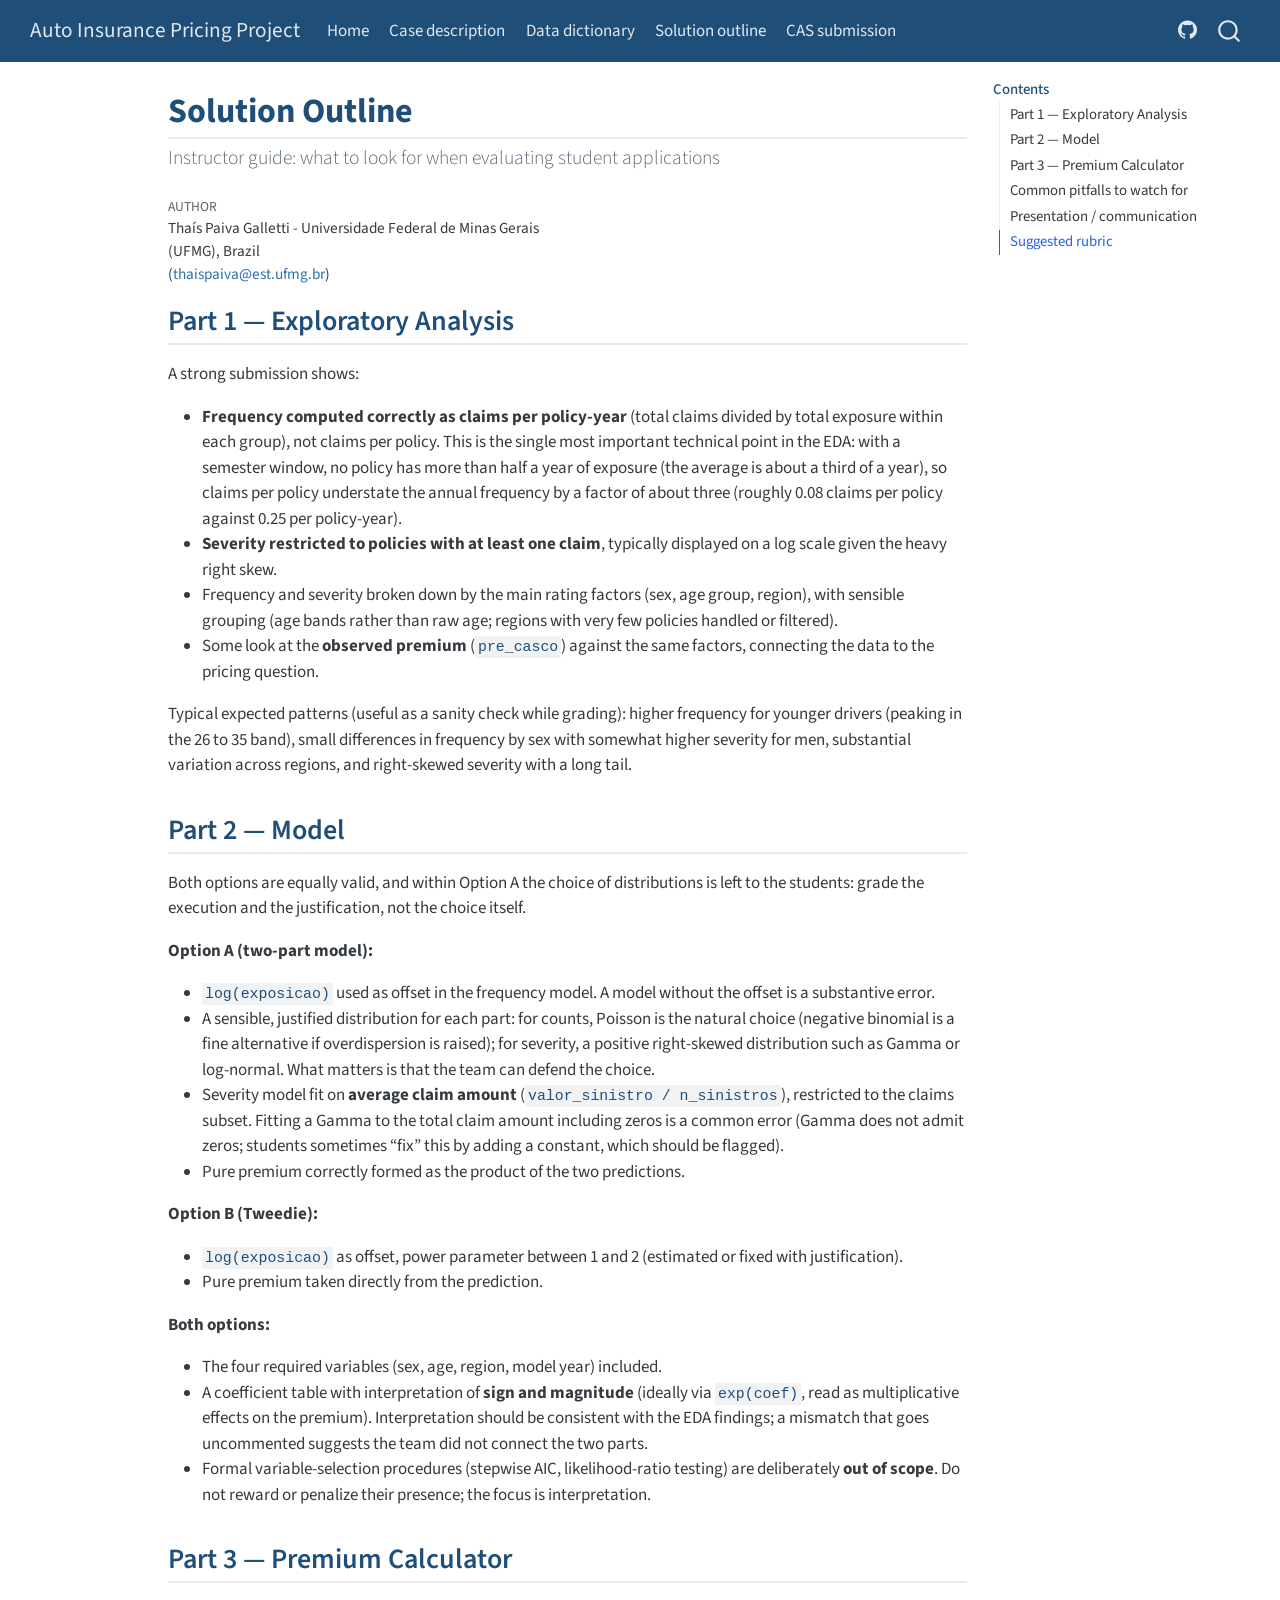
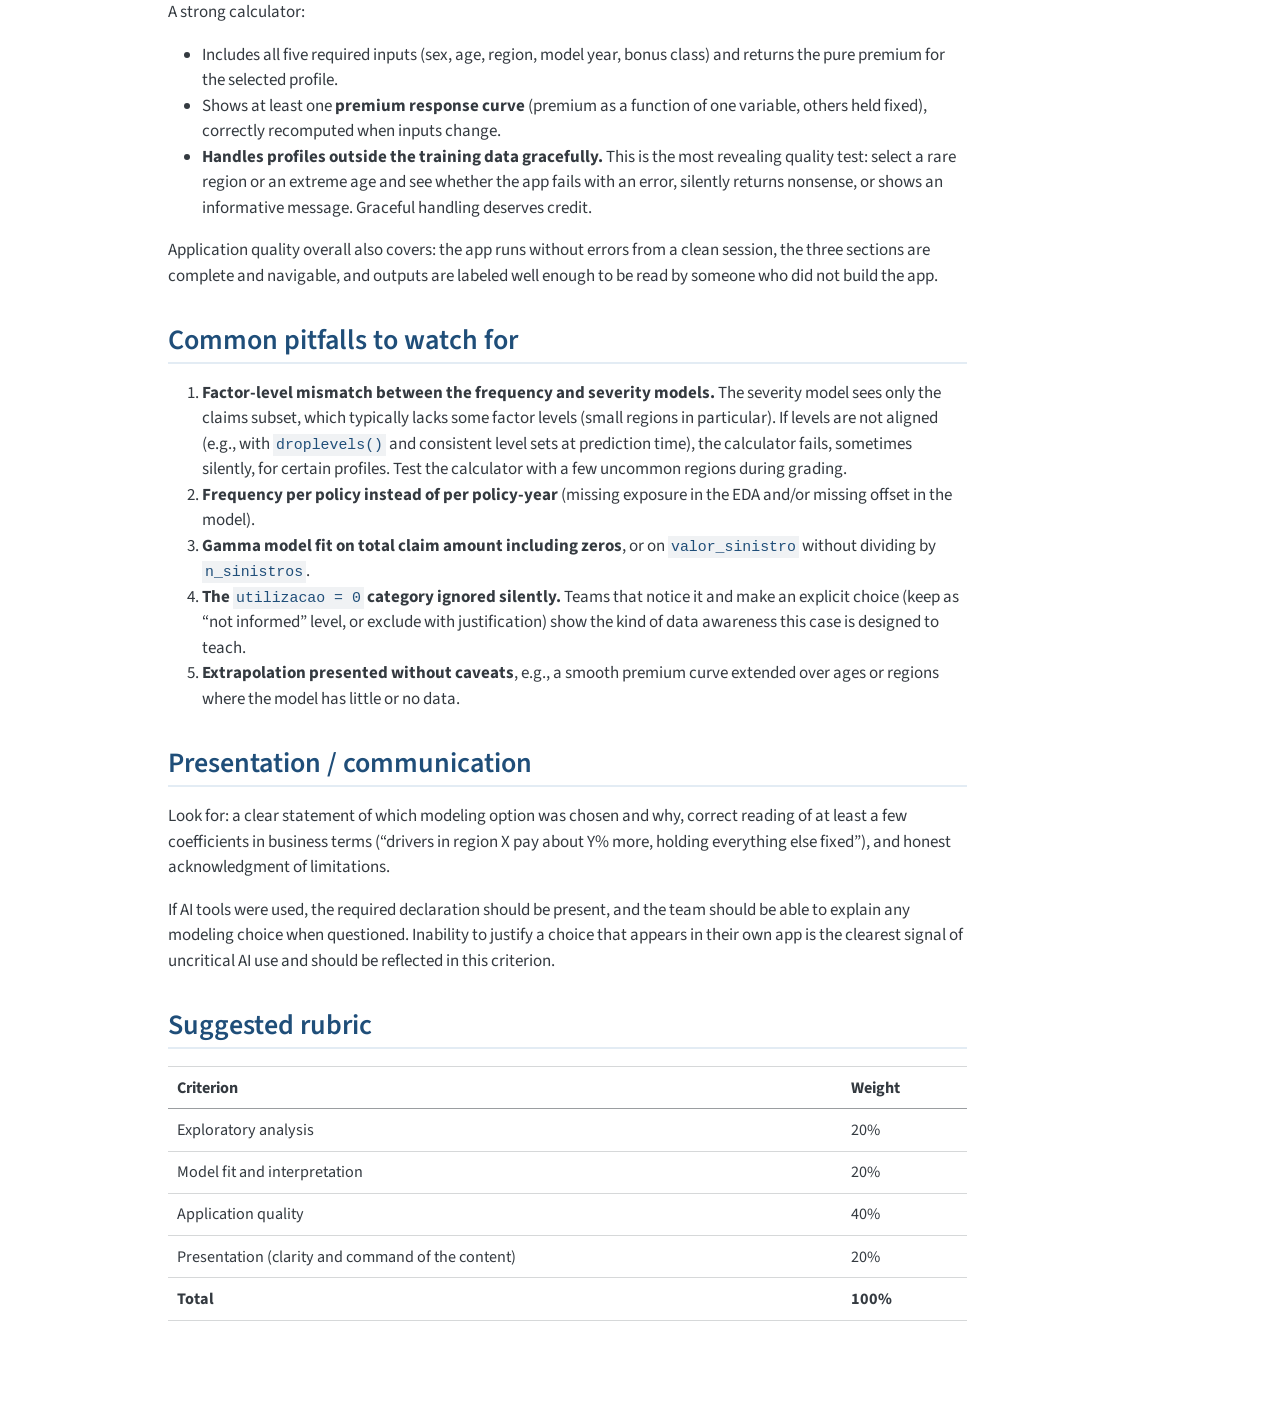
<file: docs/solution_outline.html>
<!DOCTYPE html>
<html xmlns="http://www.w3.org/1999/xhtml" lang="en" xml:lang="en"><head>

<meta charset="utf-8">
<meta name="generator" content="quarto-1.10.18">

<meta name="viewport" content="width=device-width, initial-scale=1.0, user-scalable=yes">

<meta name="author" content="Thaís Paiva Galletti - Universidade Federal de Minas Gerais (UFMG), Brazil (thaispaiva@est.ufmg.br)">

<title>Solution Outline – Auto Insurance Pricing Project</title>
<style>
/* Default styles provided by pandoc.
** See https://pandoc.org/MANUAL.html#variables-for-html for config info.
*/
span.smallcaps{font-variant: small-caps;}
div.columns{display: flex; gap: 1.5em;}
div.column{flex: auto;}
@media screen {
div.columns{gap: min(4vw, 1.5em);}
div.column{overflow-x: auto;}
}
div.hanging-indent{margin-left: 1.5em; text-indent: -1.5em;}
ul.task-list{list-style: none;}
ul.task-list li input[type="checkbox"] {
  width: 0.8em;
  margin: 0 0.8em 0.2em -1em; /* quarto-specific, see https://github.com/quarto-dev/quarto-cli/issues/4556 */ 
  vertical-align: middle;
}
</style>


<script src="site_libs/quarto-nav/quarto-nav.js"></script>
<script src="site_libs/quarto-nav/headroom.min.js"></script>
<script src="site_libs/clipboard/clipboard.min.js"></script>
<script src="site_libs/quarto-search/autocomplete.umd.js"></script>
<script src="site_libs/quarto-search/fuse.min.js"></script>
<script src="site_libs/quarto-search/quarto-search.js"></script>
<meta name="quarto:offset" content="./">
<script src="site_libs/quarto-html/quarto.js" type="module"></script>
<script src="site_libs/quarto-html/tabsets/tabsets.js" type="module"></script>
<script src="site_libs/quarto-html/popper.min.js"></script>
<script src="site_libs/quarto-html/tippy.umd.min.js"></script>
<script src="site_libs/quarto-html/anchor.min.js"></script>
<link href="site_libs/quarto-html/tippy.css" rel="stylesheet">
<link href="site_libs/quarto-html/quarto-syntax-highlighting-64a204ab8560d761af7679ceaba22944.css" rel="stylesheet" id="quarto-text-highlighting-styles">
<script src="site_libs/bootstrap/bootstrap.min.js"></script>
<link href="site_libs/bootstrap/bootstrap-icons.css" rel="stylesheet">
<link href="site_libs/bootstrap/bootstrap-71d2595b4cbf494402156ee5bba08af6.min.css" rel="stylesheet" append-hash="true" id="quarto-bootstrap" data-mode="light">
<script id="quarto-search-options" type="application/json">{
  "location": "navbar",
  "copy-button": false,
  "collapse-after": 3,
  "panel-placement": "end",
  "type": "overlay",
  "limit": 50,
  "keyboard-shortcut": [
    "f",
    "/",
    "s"
  ],
  "show-item-context": false,
  "language": {
    "search-no-results-text": "No results",
    "search-matching-documents-text": "matching documents",
    "search-copy-link-title": "Copy link to search",
    "search-hide-matches-text": "Hide additional matches",
    "search-more-match-text": "more match in this document",
    "search-more-matches-text": "more matches in this document",
    "search-clear-button-title": "Clear",
    "search-text-placeholder": "",
    "search-detached-cancel-button-title": "Cancel",
    "search-submit-button-title": "Submit",
    "search-label": "Search"
  }
}</script>


<link rel="stylesheet" href="styles.css">
</head>

<body class="nav-fixed quarto-light">

<div id="quarto-search-results"></div>
  <header id="quarto-header" class="headroom fixed-top">
    <nav class="navbar navbar-expand-lg " data-bs-theme="dark">
      <div class="navbar-container container-fluid">
      <div class="navbar-brand-container mx-auto">
    <a class="navbar-brand" href="./index.html">
    <span class="navbar-title">Auto Insurance Pricing Project</span>
    </a>
  </div>
            <div id="quarto-search" class="" title="Search"></div>
          <button class="navbar-toggler" type="button" data-bs-toggle="collapse" data-bs-target="#navbarCollapse" aria-controls="navbarCollapse" role="menu" aria-expanded="false" aria-label="Toggle navigation" onclick="if (window.quartoToggleHeadroom) { window.quartoToggleHeadroom(); }">
  <span class="navbar-toggler-icon"></span>
</button>
          <div class="collapse navbar-collapse" id="navbarCollapse">
            <ul class="navbar-nav navbar-nav-scroll me-auto">
  <li class="nav-item">
    <a class="nav-link" href="./index.html"> 
<span class="menu-text">Home</span></a>
  </li>  
  <li class="nav-item">
    <a class="nav-link" href="./case_description.html"> 
<span class="menu-text">Case description</span></a>
  </li>  
  <li class="nav-item">
    <a class="nav-link" href="./data_dictionary.html"> 
<span class="menu-text">Data dictionary</span></a>
  </li>  
  <li class="nav-item">
    <a class="nav-link active" href="./solution_outline.html" aria-current="page"> 
<span class="menu-text">Solution outline</span></a>
  </li>  
  <li class="nav-item">
    <a class="nav-link" href="./CAS_submission.html"> 
<span class="menu-text">CAS submission</span></a>
  </li>  
</ul>
            <ul class="navbar-nav navbar-nav-scroll ms-auto">
  <li class="nav-item compact">
    <a class="nav-link" href="https://github.com/thaispaiva/AutoInsurance_PricingApp"> <i class="bi bi-github" role="img" aria-label="GitHub repository">
</i> 
<span class="menu-text"></span></a>
  </li>  
</ul>
          </div> <!-- /navcollapse -->
            <div class="quarto-navbar-tools">
</div>
      </div> <!-- /container-fluid -->
    </nav>
</header>
<!-- content -->
<div id="quarto-content" class="quarto-container page-columns page-rows-contents page-layout-article page-navbar">
<!-- sidebar -->
<!-- margin-sidebar -->
    <div id="quarto-margin-sidebar" class="sidebar margin-sidebar">
        <nav id="TOC" role="doc-toc" class="toc-active">
    <h2 id="toc-title">Contents</h2>
   
  <ul>
  <li><a href="#part-1-exploratory-analysis" id="toc-part-1-exploratory-analysis" class="nav-link active" data-scroll-target="#part-1-exploratory-analysis">Part 1 — Exploratory Analysis</a></li>
  <li><a href="#part-2-model" id="toc-part-2-model" class="nav-link" data-scroll-target="#part-2-model">Part 2 — Model</a></li>
  <li><a href="#part-3-premium-calculator" id="toc-part-3-premium-calculator" class="nav-link" data-scroll-target="#part-3-premium-calculator">Part 3 — Premium Calculator</a></li>
  <li><a href="#common-pitfalls-to-watch-for" id="toc-common-pitfalls-to-watch-for" class="nav-link" data-scroll-target="#common-pitfalls-to-watch-for">Common pitfalls to watch for</a></li>
  <li><a href="#presentation-communication" id="toc-presentation-communication" class="nav-link" data-scroll-target="#presentation-communication">Presentation / communication</a></li>
  <li><a href="#suggested-rubric" id="toc-suggested-rubric" class="nav-link" data-scroll-target="#suggested-rubric">Suggested rubric</a></li>
  </ul>
</nav>
    </div>
<!-- main -->
<main class="content" id="quarto-document-content">

<header id="title-block-header" class="quarto-title-block default">
<div class="quarto-title">
<h1 class="title">Solution Outline</h1>
<p class="subtitle lead">Instructor guide: what to look for when evaluating student applications</p>
</div>



<div class="quarto-title-meta">

    <div>
    <div class="quarto-title-meta-heading">Author</div>
    <div class="quarto-title-meta-contents">
             <p>Thaís Paiva Galletti - Universidade Federal de Minas Gerais (UFMG), Brazil<br>(<a href="mailto:thaispaiva@est.ufmg.br">thaispaiva@est.ufmg.br</a>) </p>
          </div>
  </div>
    
  
    
  </div>
  


</header>


<section id="part-1-exploratory-analysis" class="level2">
<h2 class="anchored" data-anchor-id="part-1-exploratory-analysis">Part 1 — Exploratory Analysis</h2>
<p>A strong submission shows:</p>
<ul>
<li><strong>Frequency computed correctly as claims per policy-year</strong> (total claims divided by total exposure within each group), not claims per policy. This is the single most important technical point in the EDA: with a semester window, no policy has more than half a year of exposure (the average is about a third of a year), so claims per policy understate the annual frequency by a factor of about three (roughly 0.08 claims per policy against 0.25 per policy-year).</li>
<li><strong>Severity restricted to policies with at least one claim</strong>, typically displayed on a log scale given the heavy right skew.</li>
<li>Frequency and severity broken down by the main rating factors (sex, age group, region), with sensible grouping (age bands rather than raw age; regions with very few policies handled or filtered).</li>
<li>Some look at the <strong>observed premium</strong> (<code>pre_casco</code>) against the same factors, connecting the data to the pricing question.</li>
</ul>
<p>Typical expected patterns (useful as a sanity check while grading): higher frequency for younger drivers (peaking in the 26 to 35 band), small differences in frequency by sex with somewhat higher severity for men, substantial variation across regions, and right-skewed severity with a long tail.</p>
</section>
<section id="part-2-model" class="level2">
<h2 class="anchored" data-anchor-id="part-2-model">Part 2 — Model</h2>
<p>Both options are equally valid, and within Option A the choice of distributions is left to the students: grade the execution and the justification, not the choice itself.</p>
<p><strong>Option A (two-part model):</strong></p>
<ul>
<li><code>log(exposicao)</code> used as offset in the frequency model. A model without the offset is a substantive error.</li>
<li>A sensible, justified distribution for each part: for counts, Poisson is the natural choice (negative binomial is a fine alternative if overdispersion is raised); for severity, a positive right-skewed distribution such as Gamma or log-normal. What matters is that the team can defend the choice.</li>
<li>Severity model fit on <strong>average claim amount</strong> (<code>valor_sinistro / n_sinistros</code>), restricted to the claims subset. Fitting a Gamma to the total claim amount including zeros is a common error (Gamma does not admit zeros; students sometimes “fix” this by adding a constant, which should be flagged).</li>
<li>Pure premium correctly formed as the product of the two predictions.</li>
</ul>
<p><strong>Option B (Tweedie):</strong></p>
<ul>
<li><code>log(exposicao)</code> as offset, power parameter between 1 and 2 (estimated or fixed with justification).</li>
<li>Pure premium taken directly from the prediction.</li>
</ul>
<p><strong>Both options:</strong></p>
<ul>
<li>The four required variables (sex, age, region, model year) included.</li>
<li>A coefficient table with interpretation of <strong>sign and magnitude</strong> (ideally via <code>exp(coef)</code>, read as multiplicative effects on the premium). Interpretation should be consistent with the EDA findings; a mismatch that goes uncommented suggests the team did not connect the two parts.</li>
<li>Formal variable-selection procedures (stepwise AIC, likelihood-ratio testing) are deliberately <strong>out of scope</strong>. Do not reward or penalize their presence; the focus is interpretation.</li>
</ul>
</section>
<section id="part-3-premium-calculator" class="level2">
<h2 class="anchored" data-anchor-id="part-3-premium-calculator">Part 3 — Premium Calculator</h2>
<p>A strong calculator:</p>
<ul>
<li>Includes all five required inputs (sex, age, region, model year, bonus class) and returns the pure premium for the selected profile.</li>
<li>Shows at least one <strong>premium response curve</strong> (premium as a function of one variable, others held fixed), correctly recomputed when inputs change.</li>
<li><strong>Handles profiles outside the training data gracefully.</strong> This is the most revealing quality test: select a rare region or an extreme age and see whether the app fails with an error, silently returns nonsense, or shows an informative message. Graceful handling deserves credit.</li>
</ul>
<p>Application quality overall also covers: the app runs without errors from a clean session, the three sections are complete and navigable, and outputs are labeled well enough to be read by someone who did not build the app.</p>
</section>
<section id="common-pitfalls-to-watch-for" class="level2">
<h2 class="anchored" data-anchor-id="common-pitfalls-to-watch-for">Common pitfalls to watch for</h2>
<ol type="1">
<li><strong>Factor-level mismatch between the frequency and severity models.</strong> The severity model sees only the claims subset, which typically lacks some factor levels (small regions in particular). If levels are not aligned (e.g., with <code>droplevels()</code> and consistent level sets at prediction time), the calculator fails, sometimes silently, for certain profiles. Test the calculator with a few uncommon regions during grading.</li>
<li><strong>Frequency per policy instead of per policy-year</strong> (missing exposure in the EDA and/or missing offset in the model).</li>
<li><strong>Gamma model fit on total claim amount including zeros</strong>, or on <code>valor_sinistro</code> without dividing by <code>n_sinistros</code>.</li>
<li><strong>The <code>utilizacao = 0</code> category ignored silently.</strong> Teams that notice it and make an explicit choice (keep as “not informed” level, or exclude with justification) show the kind of data awareness this case is designed to teach.</li>
<li><strong>Extrapolation presented without caveats</strong>, e.g., a smooth premium curve extended over ages or regions where the model has little or no data.</li>
</ol>
</section>
<section id="presentation-communication" class="level2">
<h2 class="anchored" data-anchor-id="presentation-communication">Presentation / communication</h2>
<p>Look for: a clear statement of which modeling option was chosen and why, correct reading of at least a few coefficients in business terms (“drivers in region X pay about Y% more, holding everything else fixed”), and honest acknowledgment of limitations.</p>
<p>If AI tools were used, the required declaration should be present, and the team should be able to explain any modeling choice when questioned. Inability to justify a choice that appears in their own app is the clearest signal of uncritical AI use and should be reflected in this criterion.</p>
</section>
<section id="suggested-rubric" class="level2">
<h2 class="anchored" data-anchor-id="suggested-rubric">Suggested rubric</h2>
<table class="caption-top table">
<thead>
<tr class="header">
<th>Criterion</th>
<th>Weight</th>
</tr>
</thead>
<tbody>
<tr class="odd">
<td>Exploratory analysis</td>
<td>20%</td>
</tr>
<tr class="even">
<td>Model fit and interpretation</td>
<td>20%</td>
</tr>
<tr class="odd">
<td>Application quality</td>
<td>40%</td>
</tr>
<tr class="even">
<td>Presentation (clarity and command of the content)</td>
<td>20%</td>
</tr>
<tr class="odd">
<td><strong>Total</strong></td>
<td><strong>100%</strong></td>
</tr>
</tbody>
</table>


</section>

</main> <!-- /main -->
<script id="quarto-html-after-body" type="application/javascript">
  window.document.addEventListener("DOMContentLoaded", function (event) {
    const icon = "";
    const anchorJS = new window.AnchorJS();
    anchorJS.options = {
      placement: 'right',
      icon: icon
    };
    anchorJS.add('.anchored');
    const isCodeAnnotation = (el) => {
      for (const clz of el.classList) {
        if (clz.startsWith('code-annotation-')) {                     
          return true;
        }
      }
      return false;
    }
    const onCopySuccess = function(e) {
      // button target
      const button = e.trigger;
      // don't keep focus
      button.blur();
      // flash "checked"
      button.classList.add('code-copy-button-checked');
      var currentTitle = button.getAttribute("title");
      button.setAttribute("title", "Copied!");
      let tooltip;
      if (window.bootstrap) {
        button.setAttribute("data-bs-toggle", "tooltip");
        button.setAttribute("data-bs-placement", "left");
        button.setAttribute("data-bs-title", "Copied!");
        tooltip = new bootstrap.Tooltip(button, 
          { trigger: "manual", 
            customClass: "code-copy-button-tooltip",
            offset: [0, -8]});
        tooltip.show();    
      }
      setTimeout(function() {
        if (tooltip) {
          tooltip.hide();
          button.removeAttribute("data-bs-title");
          button.removeAttribute("data-bs-toggle");
          button.removeAttribute("data-bs-placement");
        }
        button.setAttribute("title", currentTitle);
        button.classList.remove('code-copy-button-checked');
      }, 1000);
      // clear code selection
      e.clearSelection();
    }
    const getTextToCopy = function(trigger) {
      const outerScaffold = trigger.parentElement.cloneNode(true);
      const codeEl = outerScaffold.querySelector('code');
      for (const childEl of codeEl.children) {
        if (isCodeAnnotation(childEl)) {
          childEl.remove();
        }
      }
      return codeEl.innerText;
    }
    const clipboard = new window.ClipboardJS('.code-copy-button:not([data-in-quarto-modal])', {
      text: getTextToCopy
    });
    clipboard.on('success', onCopySuccess);
    if (window.document.getElementById('quarto-embedded-source-code-modal')) {
      const clipboardModal = new window.ClipboardJS('.code-copy-button[data-in-quarto-modal]', {
        text: getTextToCopy,
        container: window.document.getElementById('quarto-embedded-source-code-modal')
      });
      clipboardModal.on('success', onCopySuccess);
    }
      var localhostRegex = new RegExp(/^(?:http|https):\/\/localhost\:?[0-9]*\//);
      var mailtoRegex = new RegExp(/^mailto:/);
        var filterRegex = new RegExp('/' + window.location.host + '/');
      var isInternal = (href) => {
          return filterRegex.test(href) || localhostRegex.test(href) || mailtoRegex.test(href);
      }
      // Inspect non-navigation links and adorn them if external
     var links = window.document.querySelectorAll('a[href]:not(.nav-link):not(.navbar-brand):not(.toc-action):not(.sidebar-link):not(.sidebar-item-toggle):not(.pagination-link):not(.no-external):not([aria-hidden]):not(.dropdown-item):not(.quarto-navigation-tool):not(.about-link)');
      for (var i=0; i<links.length; i++) {
        const link = links[i];
        if (!isInternal(link.href)) {
          // undo the damage that might have been done by quarto-nav.js in the case of
          // links that we want to consider external
          if (link.dataset.originalHref !== undefined) {
            link.href = link.dataset.originalHref;
          }
            // target, if specified
            link.setAttribute("target", "_blank");
            if (link.getAttribute("rel") === null) {
              link.setAttribute("rel", "noopener");
            }
        }
      }
    function tippyHover(el, contentFn, onTriggerFn, onUntriggerFn) {
      const config = {
        allowHTML: true,
        maxWidth: 500,
        delay: 100,
        arrow: false,
        appendTo: function(el) {
            return el.parentElement;
        },
        interactive: true,
        interactiveBorder: 10,
        theme: 'quarto',
        placement: 'bottom-start',
      };
      if (contentFn) {
        config.content = contentFn;
      }
      if (onTriggerFn) {
        config.onTrigger = onTriggerFn;
      }
      if (onUntriggerFn) {
        config.onUntrigger = onUntriggerFn;
      }
      window.tippy(el, config); 
    }
    const noterefs = window.document.querySelectorAll('a[role="doc-noteref"]');
    for (var i=0; i<noterefs.length; i++) {
      const ref = noterefs[i];
      tippyHover(ref, function() {
        // use id or data attribute instead here
        let href = ref.getAttribute('data-footnote-href') || ref.getAttribute('href');
        try { href = new URL(href).hash; } catch {}
        const id = href.replace(/^#\/?/, "");
        const note = window.document.getElementById(id);
        if (note) {
          return note.innerHTML;
        } else {
          return "";
        }
      });
    }
    const xrefs = window.document.querySelectorAll('a.quarto-xref');
    const processXRef = (id, note) => {
      // Strip column container classes
      const stripColumnClz = (el) => {
        el.classList.remove("page-full", "page-columns");
        if (el.children) {
          for (const child of el.children) {
            stripColumnClz(child);
          }
        }
      }
      stripColumnClz(note)
      if (id === null || id.startsWith('sec-')) {
        // Special case sections, only their first couple elements
        const container = document.createElement("div");
        if (note.children && note.children.length > 2) {
          container.appendChild(note.children[0].cloneNode(true));
          for (let i = 1; i < note.children.length; i++) {
            const child = note.children[i];
            if (child.tagName === "P" && child.innerText === "") {
              continue;
            } else {
              container.appendChild(child.cloneNode(true));
              break;
            }
          }
          if (window.Quarto?.typesetMath) {
            window.Quarto.typesetMath(container);
          }
          return container.innerHTML
        } else {
          if (window.Quarto?.typesetMath) {
            window.Quarto.typesetMath(note);
          }
          return note.innerHTML;
        }
      } else {
        // Remove any anchor links if they are present
        const anchorLink = note.querySelector('a.anchorjs-link');
        if (anchorLink) {
          anchorLink.remove();
        }
        if (window.Quarto?.typesetMath) {
          window.Quarto.typesetMath(note);
        }
        if (note.classList.contains("callout")) {
          return note.outerHTML;
        } else {
          return note.innerHTML;
        }
      }
    }
    for (var i=0; i<xrefs.length; i++) {
      const xref = xrefs[i];
      tippyHover(xref, undefined, function(instance) {
        instance.disable();
        let url = xref.getAttribute('href');
        let hash = undefined; 
        if (url.startsWith('#')) {
          hash = url;
        } else {
          try { hash = new URL(url).hash; } catch {}
        }
        if (hash) {
          const id = hash.replace(/^#\/?/, "");
          const note = window.document.getElementById(id);
          if (note !== null) {
            try {
              const html = processXRef(id, note.cloneNode(true));
              instance.setContent(html);
            } finally {
              instance.enable();
              instance.show();
            }
          } else {
            // See if we can fetch this
            fetch(url.split('#')[0])
            .then(res => res.text())
            .then(html => {
              const parser = new DOMParser();
              const htmlDoc = parser.parseFromString(html, "text/html");
              const note = htmlDoc.getElementById(id);
              if (note !== null) {
                const html = processXRef(id, note);
                instance.setContent(html);
              } 
            }).finally(() => {
              instance.enable();
              instance.show();
            });
          }
        } else {
          // See if we can fetch a full url (with no hash to target)
          // This is a special case and we should probably do some content thinning / targeting
          fetch(url)
          .then(res => res.text())
          .then(html => {
            const parser = new DOMParser();
            const htmlDoc = parser.parseFromString(html, "text/html");
            const note = htmlDoc.querySelector('main.content');
            if (note !== null) {
              // This should only happen for chapter cross references
              // (since there is no id in the URL)
              // remove the first header
              if (note.children.length > 0 && note.children[0].tagName === "HEADER") {
                note.children[0].remove();
              }
              const html = processXRef(null, note);
              instance.setContent(html);
            } 
          }).finally(() => {
            instance.enable();
            instance.show();
          });
        }
      }, function(instance) {
      });
    }
        let selectedAnnoteEl;
        const selectorForAnnotation = ( cell, annotation) => {
          let cellAttr = 'data-code-cell="' + cell + '"';
          let lineAttr = 'data-code-annotation="' +  annotation + '"';
          const selector = 'span[' + cellAttr + '][' + lineAttr + ']';
          return selector;
        }
        const selectCodeLines = (annoteEl) => {
          const doc = window.document;
          const targetCell = annoteEl.getAttribute("data-target-cell");
          const targetAnnotation = annoteEl.getAttribute("data-target-annotation");
          const annoteSpan = window.document.querySelector(selectorForAnnotation(targetCell, targetAnnotation));
          const lines = annoteSpan.getAttribute("data-code-lines").split(",");
          const lineIds = lines.map((line) => {
            return targetCell + "-" + line;
          })
          let top = null;
          let height = null;
          let parent = null;
          if (lineIds.length > 0) {
              //compute the position of the single el (top and bottom and make a div)
              const el = window.document.getElementById(lineIds[0]);
              top = el.offsetTop;
              height = el.offsetHeight;
              parent = el.parentElement.parentElement;
            if (lineIds.length > 1) {
              const lastEl = window.document.getElementById(lineIds[lineIds.length - 1]);
              const bottom = lastEl.offsetTop + lastEl.offsetHeight;
              height = bottom - top;
            }
            if (top !== null && height !== null && parent !== null) {
              // cook up a div (if necessary) and position it 
              let div = window.document.getElementById("code-annotation-line-highlight");
              if (div === null) {
                div = window.document.createElement("div");
                div.setAttribute("id", "code-annotation-line-highlight");
                div.style.position = 'absolute';
                parent.appendChild(div);
              }
              div.style.top = top - 2 + "px";
              div.style.height = height + 4 + "px";
              div.style.left = 0;
              let gutterDiv = window.document.getElementById("code-annotation-line-highlight-gutter");
              if (gutterDiv === null) {
                gutterDiv = window.document.createElement("div");
                gutterDiv.setAttribute("id", "code-annotation-line-highlight-gutter");
                gutterDiv.style.position = 'absolute';
                const codeCell = window.document.getElementById(targetCell);
                const gutter = codeCell.querySelector('.code-annotation-gutter');
                gutter.appendChild(gutterDiv);
              }
              gutterDiv.style.top = top - 2 + "px";
              gutterDiv.style.height = height + 4 + "px";
            }
            selectedAnnoteEl = annoteEl;
          }
        };
        const unselectCodeLines = () => {
          const elementsIds = ["code-annotation-line-highlight", "code-annotation-line-highlight-gutter"];
          elementsIds.forEach((elId) => {
            const div = window.document.getElementById(elId);
            if (div) {
              div.remove();
            }
          });
          selectedAnnoteEl = undefined;
        };
          // Handle positioning of the toggle
      window.addEventListener(
        "resize",
        throttle(() => {
          elRect = undefined;
          if (selectedAnnoteEl) {
            selectCodeLines(selectedAnnoteEl);
          }
        }, 10)
      );
      function throttle(fn, ms) {
      let throttle = false;
      let timer;
        return (...args) => {
          if(!throttle) { // first call gets through
              fn.apply(this, args);
              throttle = true;
          } else { // all the others get throttled
              if(timer) clearTimeout(timer); // cancel #2
              timer = setTimeout(() => {
                fn.apply(this, args);
                timer = throttle = false;
              }, ms);
          }
        };
      }
        // Attach click handler to the DT
        const annoteDls = window.document.querySelectorAll('dt[data-target-cell]');
        for (const annoteDlNode of annoteDls) {
          annoteDlNode.addEventListener('click', (event) => {
            const clickedEl = event.target;
            if (clickedEl !== selectedAnnoteEl) {
              unselectCodeLines();
              const activeEl = window.document.querySelector('dt[data-target-cell].code-annotation-active');
              if (activeEl) {
                activeEl.classList.remove('code-annotation-active');
              }
              selectCodeLines(clickedEl);
              clickedEl.classList.add('code-annotation-active');
            } else {
              // Unselect the line
              unselectCodeLines();
              clickedEl.classList.remove('code-annotation-active');
            }
          });
        }
    const findCites = (el) => {
      const parentEl = el.parentElement;
      if (parentEl) {
        const cites = parentEl.dataset.cites;
        if (cites) {
          return {
            el,
            cites: cites.split(' ')
          };
        } else {
          return findCites(el.parentElement)
        }
      } else {
        return undefined;
      }
    };
    var bibliorefs = window.document.querySelectorAll('a[role="doc-biblioref"]');
    for (var i=0; i<bibliorefs.length; i++) {
      const ref = bibliorefs[i];
      const citeInfo = findCites(ref);
      if (citeInfo) {
        tippyHover(citeInfo.el, function() {
          var popup = window.document.createElement('div');
          citeInfo.cites.forEach(function(cite) {
            var citeDiv = window.document.createElement('div');
            citeDiv.classList.add('hanging-indent');
            citeDiv.classList.add('csl-entry');
            var biblioDiv = window.document.getElementById('ref-' + cite);
            if (biblioDiv) {
              citeDiv.innerHTML = biblioDiv.innerHTML;
            }
            popup.appendChild(citeDiv);
          });
          return popup.innerHTML;
        });
      }
    }
  });
  </script>
</div> <!-- /content -->




</body></html>
</file>
<file: docs/site_libs/quarto-html/tippy.css>
.tippy-box[data-animation=fade][data-state=hidden]{opacity:0}[data-tippy-root]{max-width:calc(100vw - 10px)}.tippy-box{position:relative;background-color:#333;color:#fff;border-radius:4px;font-size:14px;line-height:1.4;white-space:normal;outline:0;transition-property:transform,visibility,opacity}.tippy-box[data-placement^=top]>.tippy-arrow{bottom:0}.tippy-box[data-placement^=top]>.tippy-arrow:before{bottom:-7px;left:0;border-width:8px 8px 0;border-top-color:initial;transform-origin:center top}.tippy-box[data-placement^=bottom]>.tippy-arrow{top:0}.tippy-box[data-placement^=bottom]>.tippy-arrow:before{top:-7px;left:0;border-width:0 8px 8px;border-bottom-color:initial;transform-origin:center bottom}.tippy-box[data-placement^=left]>.tippy-arrow{right:0}.tippy-box[data-placement^=left]>.tippy-arrow:before{border-width:8px 0 8px 8px;border-left-color:initial;right:-7px;transform-origin:center left}.tippy-box[data-placement^=right]>.tippy-arrow{left:0}.tippy-box[data-placement^=right]>.tippy-arrow:before{left:-7px;border-width:8px 8px 8px 0;border-right-color:initial;transform-origin:center right}.tippy-box[data-inertia][data-state=visible]{transition-timing-function:cubic-bezier(.54,1.5,.38,1.11)}.tippy-arrow{width:16px;height:16px;color:#333}.tippy-arrow:before{content:"";position:absolute;border-color:transparent;border-style:solid}.tippy-content{position:relative;padding:5px 9px;z-index:1}
</file>
<file: docs/site_libs/quarto-html/quarto-syntax-highlighting-64a204ab8560d761af7679ceaba22944.css>
/* quarto syntax highlight colors */
:root {
  --quarto-hl-ot-color: #003B4F;
  --quarto-hl-at-color: #657422;
  --quarto-hl-ss-color: #20794D;
  --quarto-hl-an-color: #5E5E5E;
  --quarto-hl-fu-color: #4758AB;
  --quarto-hl-st-color: #20794D;
  --quarto-hl-cf-color: #003B4F;
  --quarto-hl-op-color: #5E5E5E;
  --quarto-hl-er-color: #AD0000;
  --quarto-hl-bn-color: #AD0000;
  --quarto-hl-al-color: #AD0000;
  --quarto-hl-va-color: #111111;
  --quarto-hl-bu-color: inherit;
  --quarto-hl-ex-color: inherit;
  --quarto-hl-pp-color: #AD0000;
  --quarto-hl-in-color: #5E5E5E;
  --quarto-hl-vs-color: #20794D;
  --quarto-hl-wa-color: #5E5E5E;
  --quarto-hl-do-color: #5E5E5E;
  --quarto-hl-im-color: #00769E;
  --quarto-hl-ch-color: #20794D;
  --quarto-hl-dt-color: #AD0000;
  --quarto-hl-fl-color: #AD0000;
  --quarto-hl-co-color: #5E5E5E;
  --quarto-hl-cv-color: #5E5E5E;
  --quarto-hl-cn-color: #8f5902;
  --quarto-hl-sc-color: #5E5E5E;
  --quarto-hl-dv-color: #AD0000;
  --quarto-hl-kw-color: #003B4F;
}

/* other quarto variables */
:root {
  --quarto-font-monospace: SFMono-Regular, Menlo, Monaco, Consolas, "Liberation Mono", "Courier New", monospace;
}

/* syntax highlight based on Pandoc's rules */
pre > code.sourceCode > span {
  color: #003B4F;
}

code.sourceCode > span {
  color: #003B4F;
}

div.sourceCode,
div.sourceCode pre.sourceCode {
  color: #003B4F;
}

/* Normal */
code span {
  color: #003B4F;
}

/* Alert */
code span.al {
  color: #AD0000;
  font-style: inherit;
}

/* Annotation */
code span.an {
  color: #5E5E5E;
  font-style: inherit;
}

/* Attribute */
code span.at {
  color: #657422;
  font-style: inherit;
}

/* BaseN */
code span.bn {
  color: #AD0000;
  font-style: inherit;
}

/* BuiltIn */
code span.bu {
  font-style: inherit;
}

/* ControlFlow */
code span.cf {
  color: #003B4F;
  font-weight: bold;
  font-style: inherit;
}

/* Char */
code span.ch {
  color: #20794D;
  font-style: inherit;
}

/* Constant */
code span.cn {
  color: #8f5902;
  font-style: inherit;
}

/* Comment */
code span.co {
  color: #5E5E5E;
  font-style: inherit;
}

/* CommentVar */
code span.cv {
  color: #5E5E5E;
  font-style: italic;
}

/* Documentation */
code span.do {
  color: #5E5E5E;
  font-style: italic;
}

/* DataType */
code span.dt {
  color: #AD0000;
  font-style: inherit;
}

/* DecVal */
code span.dv {
  color: #AD0000;
  font-style: inherit;
}

/* Error */
code span.er {
  color: #AD0000;
  font-style: inherit;
}

/* Extension */
code span.ex {
  font-style: inherit;
}

/* Float */
code span.fl {
  color: #AD0000;
  font-style: inherit;
}

/* Function */
code span.fu {
  color: #4758AB;
  font-style: inherit;
}

/* Import */
code span.im {
  color: #00769E;
  font-style: inherit;
}

/* Information */
code span.in {
  color: #5E5E5E;
  font-style: inherit;
}

/* Keyword */
code span.kw {
  color: #003B4F;
  font-weight: bold;
  font-style: inherit;
}

/* Operator */
code span.op {
  color: #5E5E5E;
  font-style: inherit;
}

/* Other */
code span.ot {
  color: #003B4F;
  font-style: inherit;
}

/* Preprocessor */
code span.pp {
  color: #AD0000;
  font-style: inherit;
}

/* SpecialChar */
code span.sc {
  color: #5E5E5E;
  font-style: inherit;
}

/* SpecialString */
code span.ss {
  color: #20794D;
  font-style: inherit;
}

/* String */
code span.st {
  color: #20794D;
  font-style: inherit;
}

/* Variable */
code span.va {
  color: #111111;
  font-style: inherit;
}

/* VerbatimString */
code span.vs {
  color: #20794D;
  font-style: inherit;
}

/* Warning */
code span.wa {
  color: #5E5E5E;
  font-style: italic;
}

.prevent-inlining {
  content: "</";
}

/*# sourceMappingURL=9d8d5bb603a83b8298b89080a598c93b.css.map */
</file>
<file: docs/styles.css>
/* Auto Insurance Pricing App — shared document style */

:root {
  --brand: #2c6fad;
  --brand-dark: #1f4e79;
}

h1.title {
  color: var(--brand-dark);
  font-weight: 700;
}

.subtitle {
  color: #5a6b7b;
  font-size: 1.15em;
}

h1, h2 {
  color: var(--brand-dark);
  border-bottom: 2px solid #e3ecf4;
  padding-bottom: .25rem;
  margin-top: 2rem;
}

h3, h4 {
  color: var(--brand);
}

a {
  color: var(--brand);
}

table {
  font-size: .95em;
}

thead th {
  background: #f0f4f8;
  color: var(--brand-dark);
}

blockquote {
  border-left: 4px solid var(--brand);
  background: #f7fafc;
  padding: .5rem 1rem;
  color: #3b4a58;
}

.callout {
  border-left-color: var(--brand) !important;
}

code {
  color: var(--brand-dark);
  background: #f0f4f8;
}
</file>
